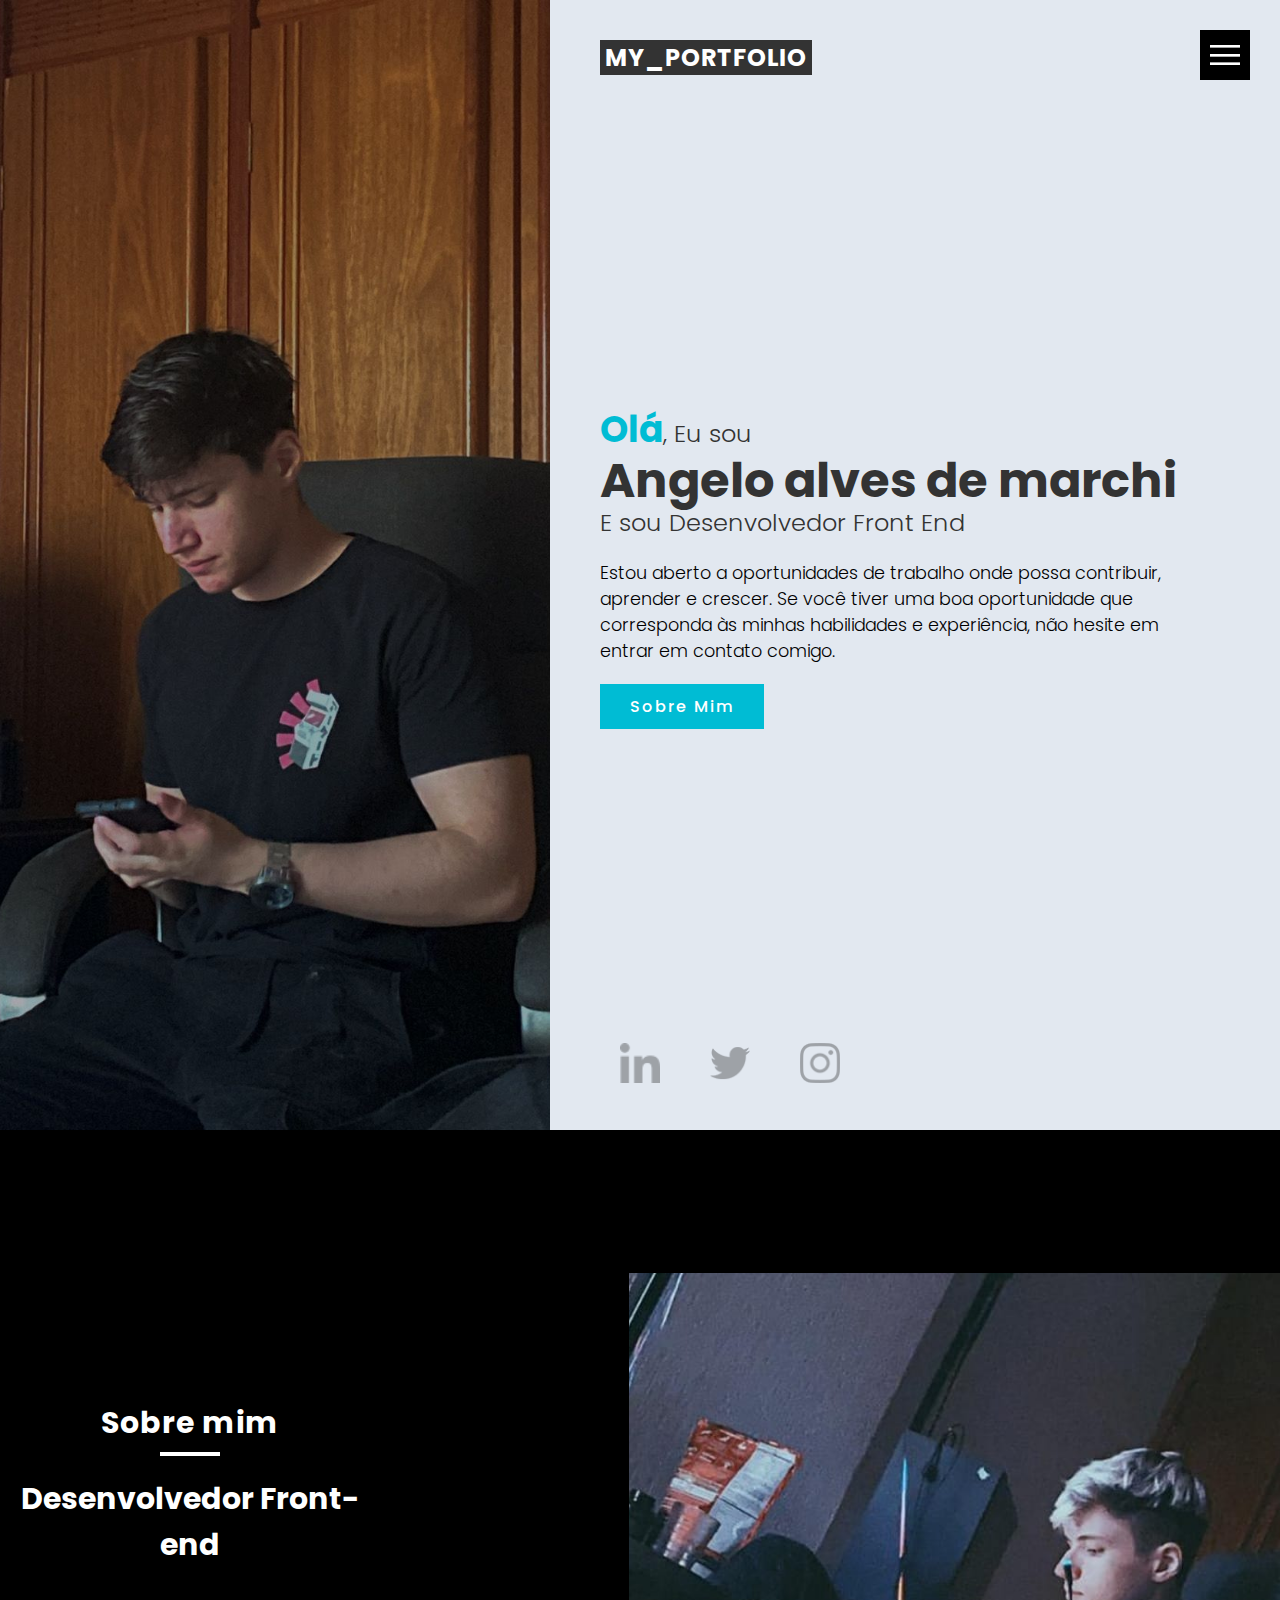
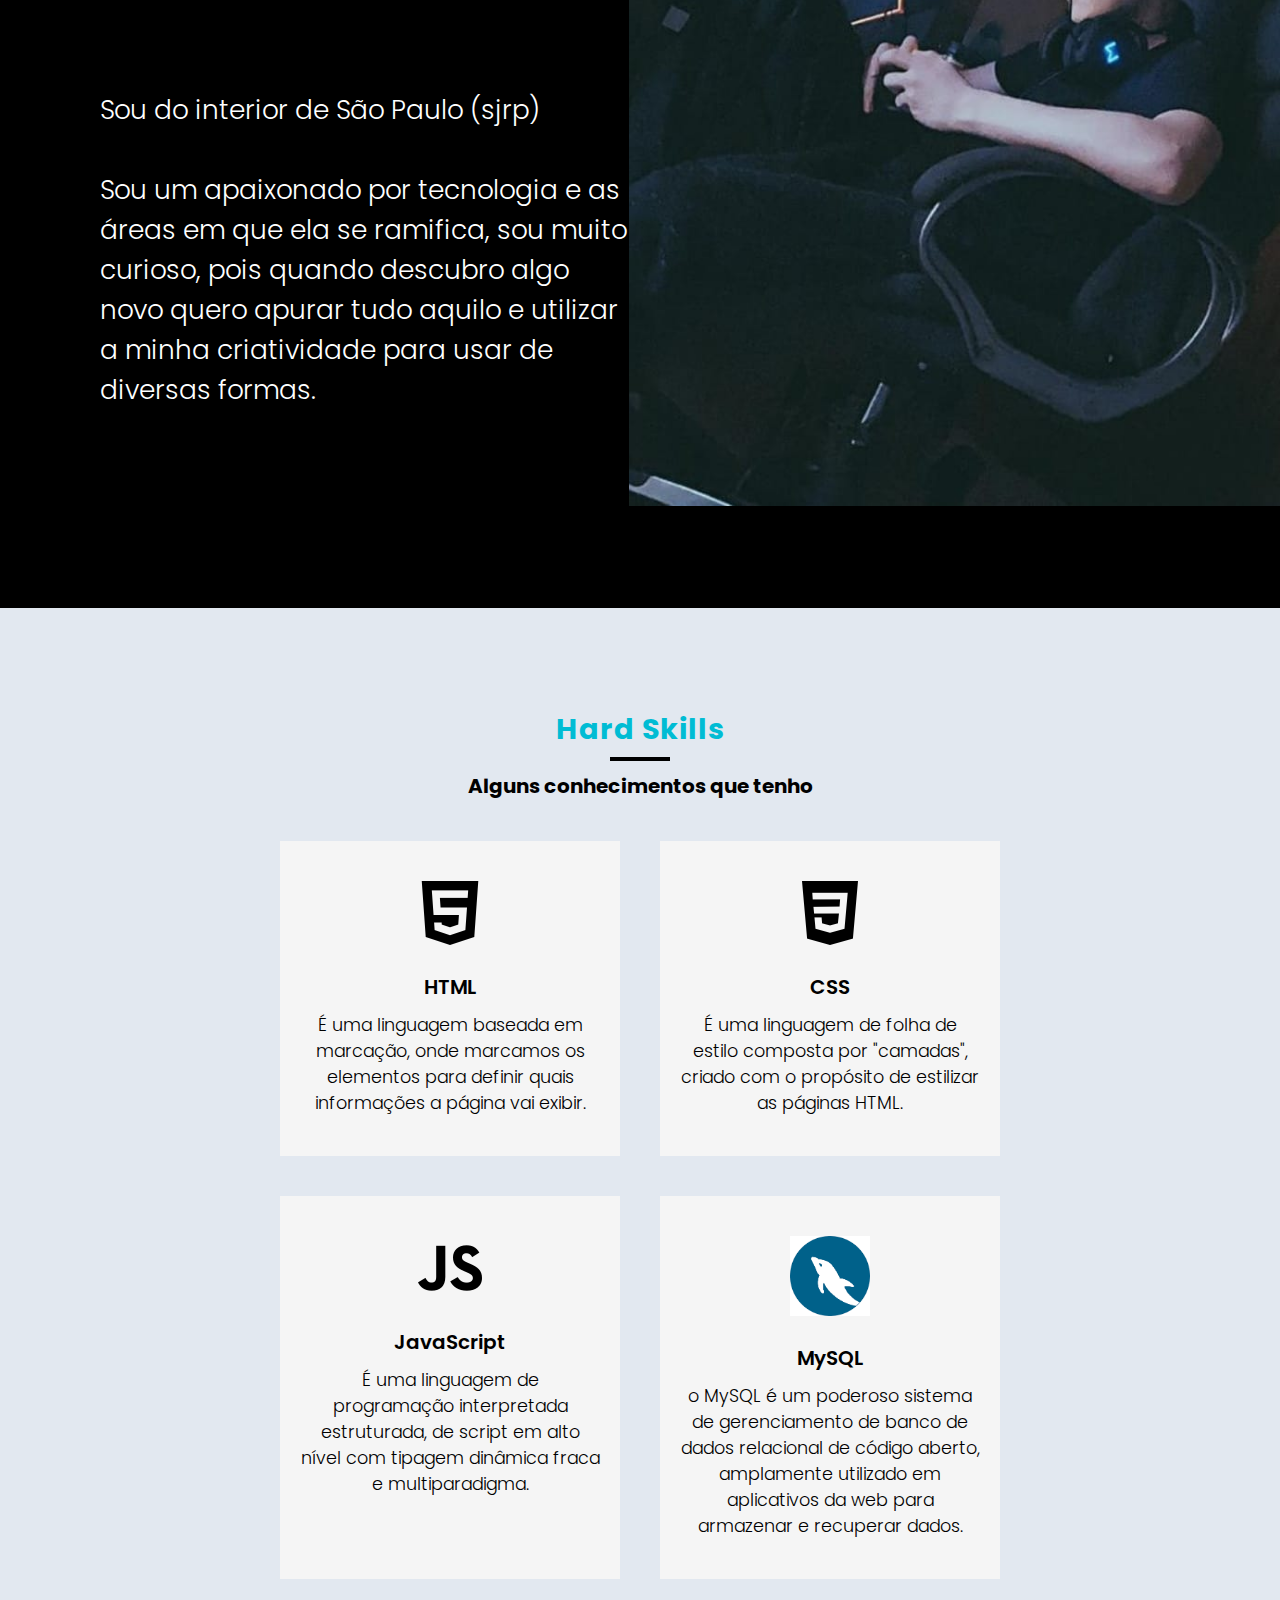
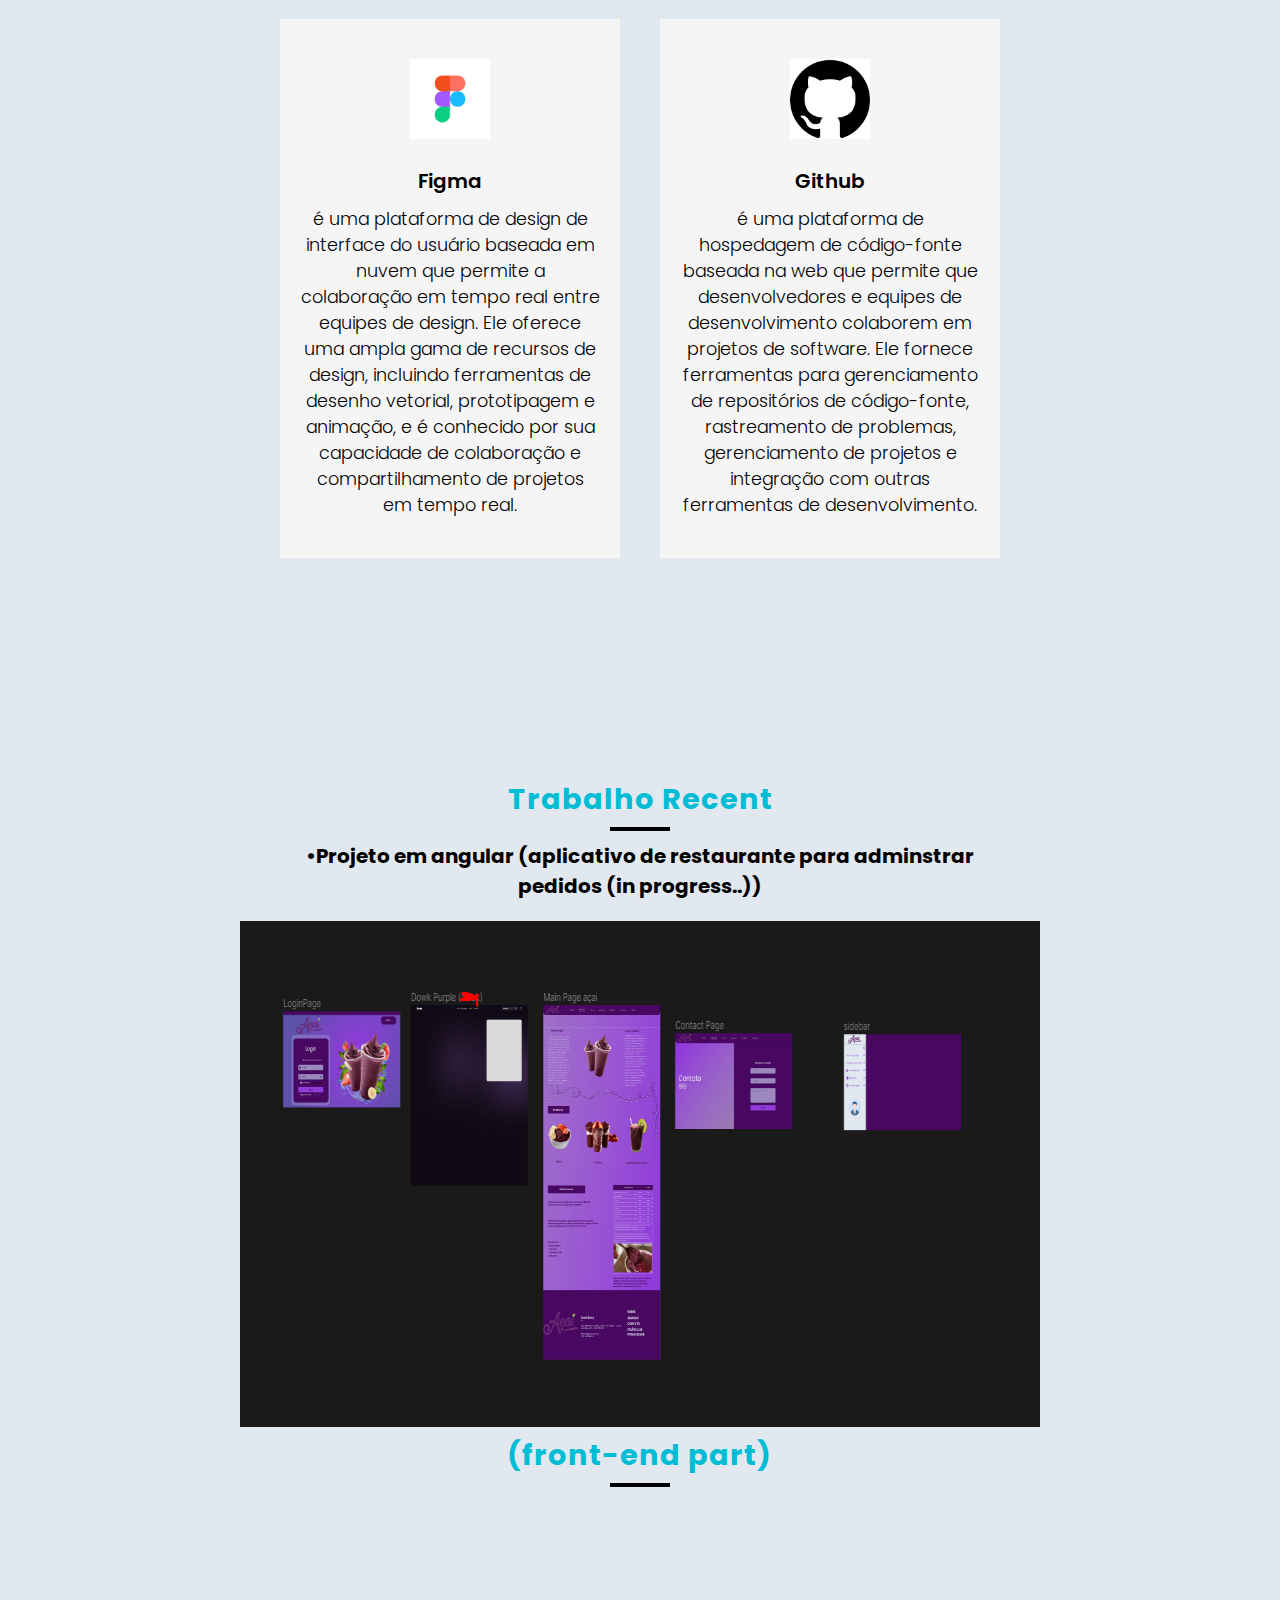
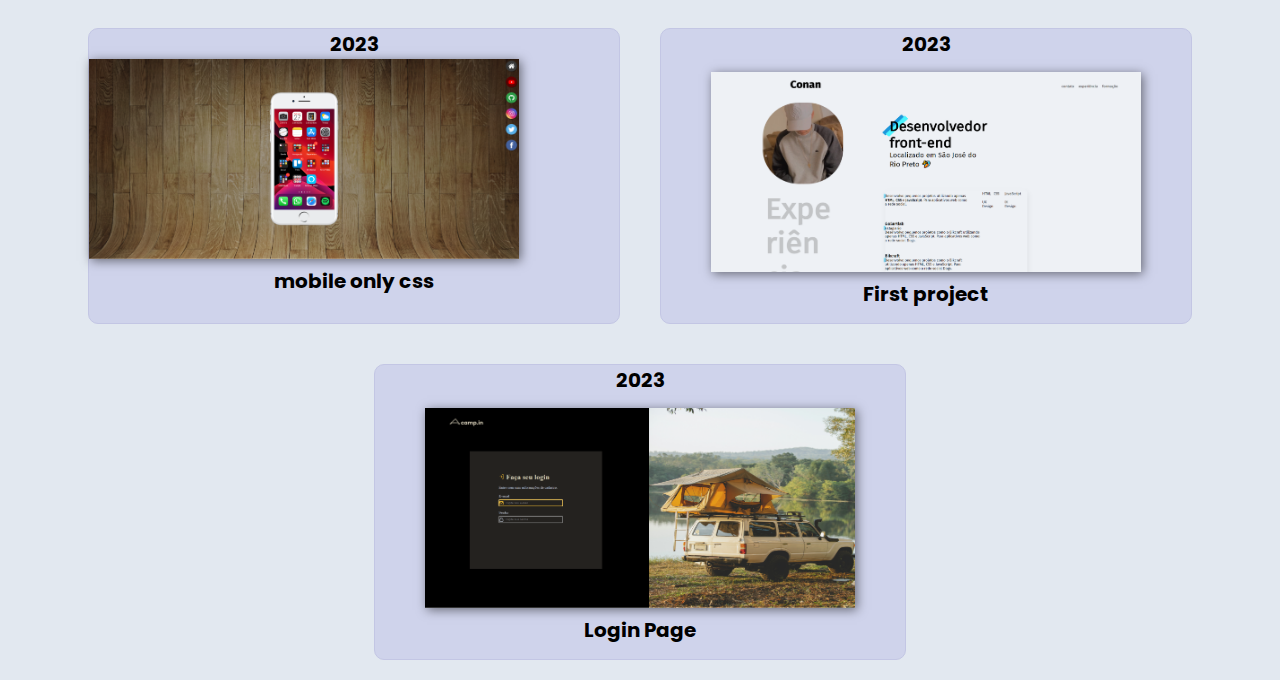
<file: index.html>
<!DOCTYPE html>
<html lang="pt-br">

<head>
    <meta charset="UTF-8">
    <meta http-equiv="X-UA-Compatible" content="IE=edge">
    <meta name="viewport" content="width=device-width, initial-scale=1.0">
    <title>Projetin</title>
    <link rel="stylesheet" href="style.css">
    <script src="index.js"></script>
</head>

<body>
    <div class="alternar" onclick="troggleMenu();">
    </div>

    <section class="banner" id="inicio">

        <div class="imgSidebar">
            <img id="imgconan" src="asets/cd238736-5c58-4a3e-97ab-35eebb9f6194.jpg">
        </div>

        <div class="contentBx">
            <h5 class="logoTexto">MY_PORTFOLIO</h5>
            <div>
                <h4><span>Olá</span>, Eu sou</h4>

                <h2>Angelo alves de marchi</h2>

                <h4>E sou Desenvolvedor Front End </h4>

                <p>Estou aberto a oportunidades de trabalho onde possa contribuir, aprender e crescer. Se você tiver uma
                    boa oportunidade que corresponda às minhas habilidades e experiência, não hesite em entrar em
                    contato comigo. </p>

                <a href="Angelo Alves de machi (1).pdf" class="btn" target="_blank">Sobre Mim</a>
            </div>

            <ul class="sci">
                <li>
                    <a href="https://www.linkedin.com/in/angelo-alves-de-marchi-5924a0263/" target="_blank"
                        rel="external">
                        <img src="asets/linkedin.png">
                    </a>
                </li>
                <li>
                    <a href="https://twitter.com/7conan_" target="_blank" rel="external">
                        <img src="asets/twitter.png">
                    </a>
                </li>
                <li>
                    <a href="https://www.instagram.com/7conan_/" target="_blank" rel="external">
                        <img src="asets/instagram.png">
                    </a>
                </li>
            </ul>

        </div>

    </section>

    <section class="about" id="about">
        <div class="title white">
            <h2>Sobre mim</h2>
            <p>Desenvolvedor Front-end</p>
        </div>

        <div class="content">
            <div class="textBx">
                <p>Sou do interior de São Paulo (sjrp)<br><br>
                    Sou um apaixonado por tecnologia e as
                    áreas em que ela se ramifica, sou muito
                    curioso, pois quando descubro algo novo
                    quero apurar tudo aquilo e utilizar a minha
                    criatividade para usar de diversas formas.
                </p>
            </div>
            <img id="imgsobre" src="asets/Screenshot_7.png">

        </div>
    </section>

    <section class="services" id="services">
        <div class="title">
            <h2>Hard Skills</h2>
            <p>Alguns conhecimentos que tenho</p>
        </div>
        <div class="content">
            <div class="servicesBx">
                <img src="asets/html.png">
                <h2>HTML</h2>
                <p>É uma linguagem baseada em marcação, onde marcamos os elementos para definir quais informações a
                    página vai exibir.</p>
            </div>

            <div class="servicesBx">
                <img src="asets/css-3.png">
                <h2>CSS</h2>
                <p>É uma linguagem de folha de estilo composta por "camadas", criado com o propósito de estilizar as
                    páginas HTML.</p>
            </div>

            <div class="servicesBx">
                <img src="asets/js.png">
                <h2>JavaScript</h2>
                <p>É uma linguagem de programação interpretada estruturada, de script em alto nível com tipagem dinâmica
                    fraca e multiparadigma.</p>
            </div>

            <div class="servicesBx">
                <img src="asets/images.png">
                <h2>MySQL</h2>
                <p>o MySQL é um poderoso sistema de gerenciamento de banco de dados relacional de código aberto,
                    amplamente utilizado em aplicativos da web para armazenar e recuperar dados.</p>
            </div>

            <div class="servicesBx">
                <img src="asets/download (1).png">
                <h2>Figma</h2>
                <p>é uma plataforma de design de interface do usuário baseada em nuvem que permite a colaboração em
                    tempo real entre equipes de design. Ele oferece uma ampla gama de recursos de design, incluindo
                    ferramentas de desenho vetorial, prototipagem e animação, e é conhecido por sua capacidade de
                    colaboração e compartilhamento de projetos em tempo real.</p>
            </div>

            <div class="servicesBx">
                <img src="asets/download (2).png">
                <h2>Github</h2>
                <p>é uma plataforma de hospedagem de código-fonte baseada na web que permite que desenvolvedores e
                    equipes de desenvolvimento colaborem em projetos de software. Ele fornece ferramentas para
                    gerenciamento de repositórios de código-fonte, rastreamento de problemas, gerenciamento de projetos
                    e integração com outras ferramentas de desenvolvimento.</p>
            </div>

        </div>
    </section>

    <section class="work" id="work">
        <div class="title">
            <h2>Trabalho Recent</h2>
            <p>•Projeto em angular (aplicativo de restaurante para adminstrar pedidos (in progress..)) </p>
            <img src="asets/Screenshot_9.png" alt="">
            <h2>(front-end part)</h2>
        </div>

    </section>


    <div class="sidebar">
        <ul class="menu">
            <li><a href="#inicio" onclick="troggleMenu();">Início</a></li>
            <li><a href="#about" onclick="troggleMenu();">Sobre</a></li>
            <li><a href="#services" onclick="troggleMenu();">Hard Skills</a></li>
            <li><a href="#work" onclick="troggleMenu();">Trabalhos</a></li>
            <li><a href="#" onclick="troggleMenu();">Contato</a></li>
        </ul>
    </div>

    <div class="projetos">
        <div  class="projeto1 projeto-card">
            <h1>2023</h1>
            <a href="mobile/mobile.html" target="_blank"><img src="asets/Screenshot_10.png" alt=""></a>
            <h1> mobile only css</h1>
        </div>
        <div class="projeto2 projeto-card">
            <h1>2023</h1>
            <a href="first projeto/index.html" target="_blank"><img src="asets/Screenshot_11.png" alt=""></a>
            <h1>First project</h1>
        </div>
        <div class="projeto3 projeto-card">
            <h1>2023</h1>
            <a href="login page/index.html"><img src="asets/Screenshot_12.png" alt=""></a>
            <h1>Login Page
        </div>
        </h1>
       <!--  <div class="secondprojetos">


            <div class="secondprojeto1">


            </div>
        </div> -->
    </div>




</body>

</html>
</file>
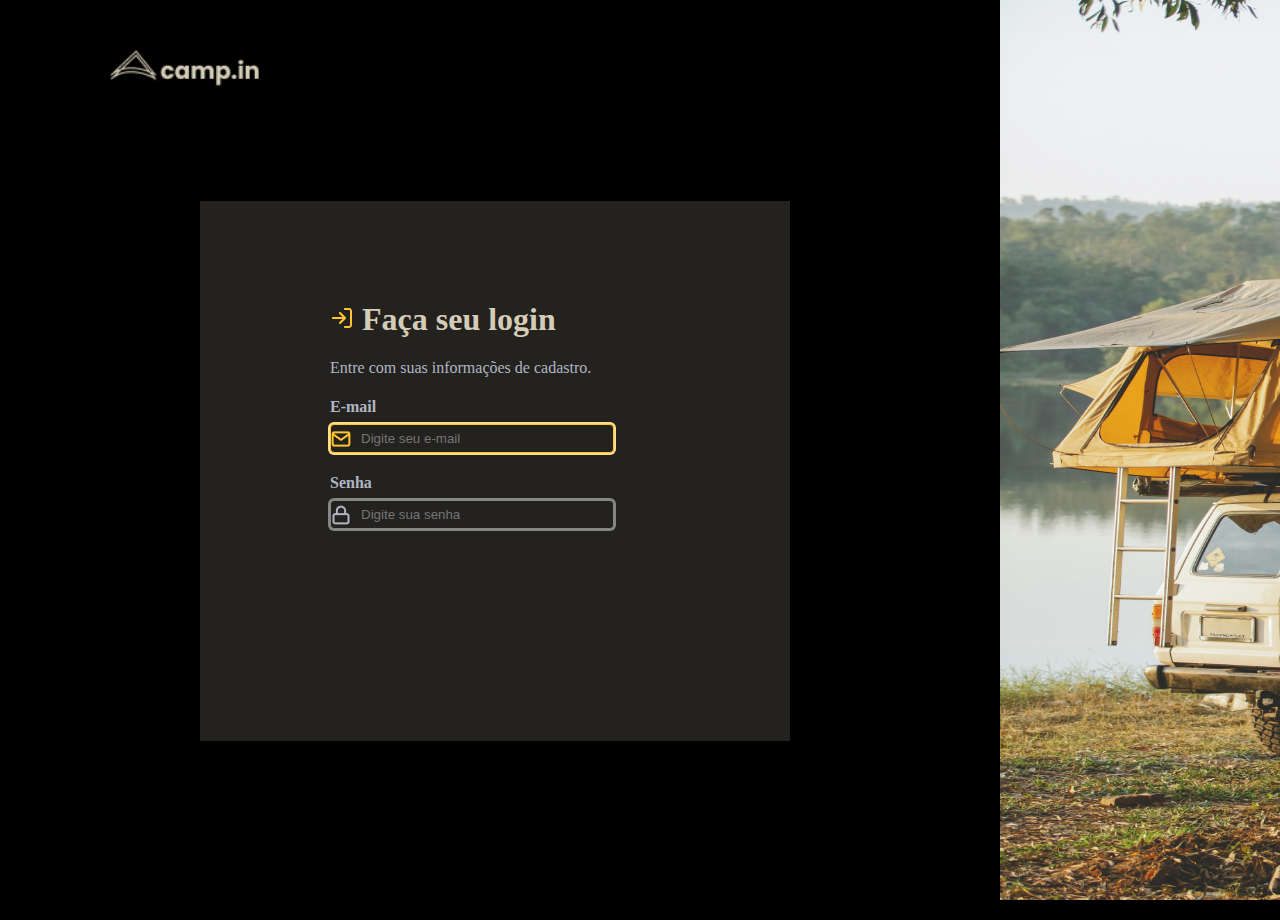
<file: login page/index.html>
<!DOCTYPE html>
<html lang="en">
<head>
    <meta charset="UTF-8">
    <meta http-equiv="X-UA-Compatible" content="IE=edge">
    <meta name="viewport" content="width=device-width, initial-scale=1.0">
    <title>Document</title>
    <link rel="stylesheet" href="style.css">
</head>
<body>
    <div>
        <img id="imagem" src="side-image.jpg" alt="">
        </div>
        <div class="esquerda">
<img id="logo" src="logo.png" alt="">


<div id="quadrado">
    <div class="login">
        <h1><img src="log-in.png" alt=""> Faça seu login</h1>
        <p>Entre com suas informações de cadastro.</p>
    </div>
    <div class="email">
        <h4>E-mail</h4>
        <input type="text" placeholder="Digite seu e-mail">
    </div>
    <div class="senha">
        <h4>Senha</h4>
        <input type="text" placeholder="Digite sua senha">
        
    </div>
    
 </div>
    
</div>
        </div>
      
</body>
</html>
</file>
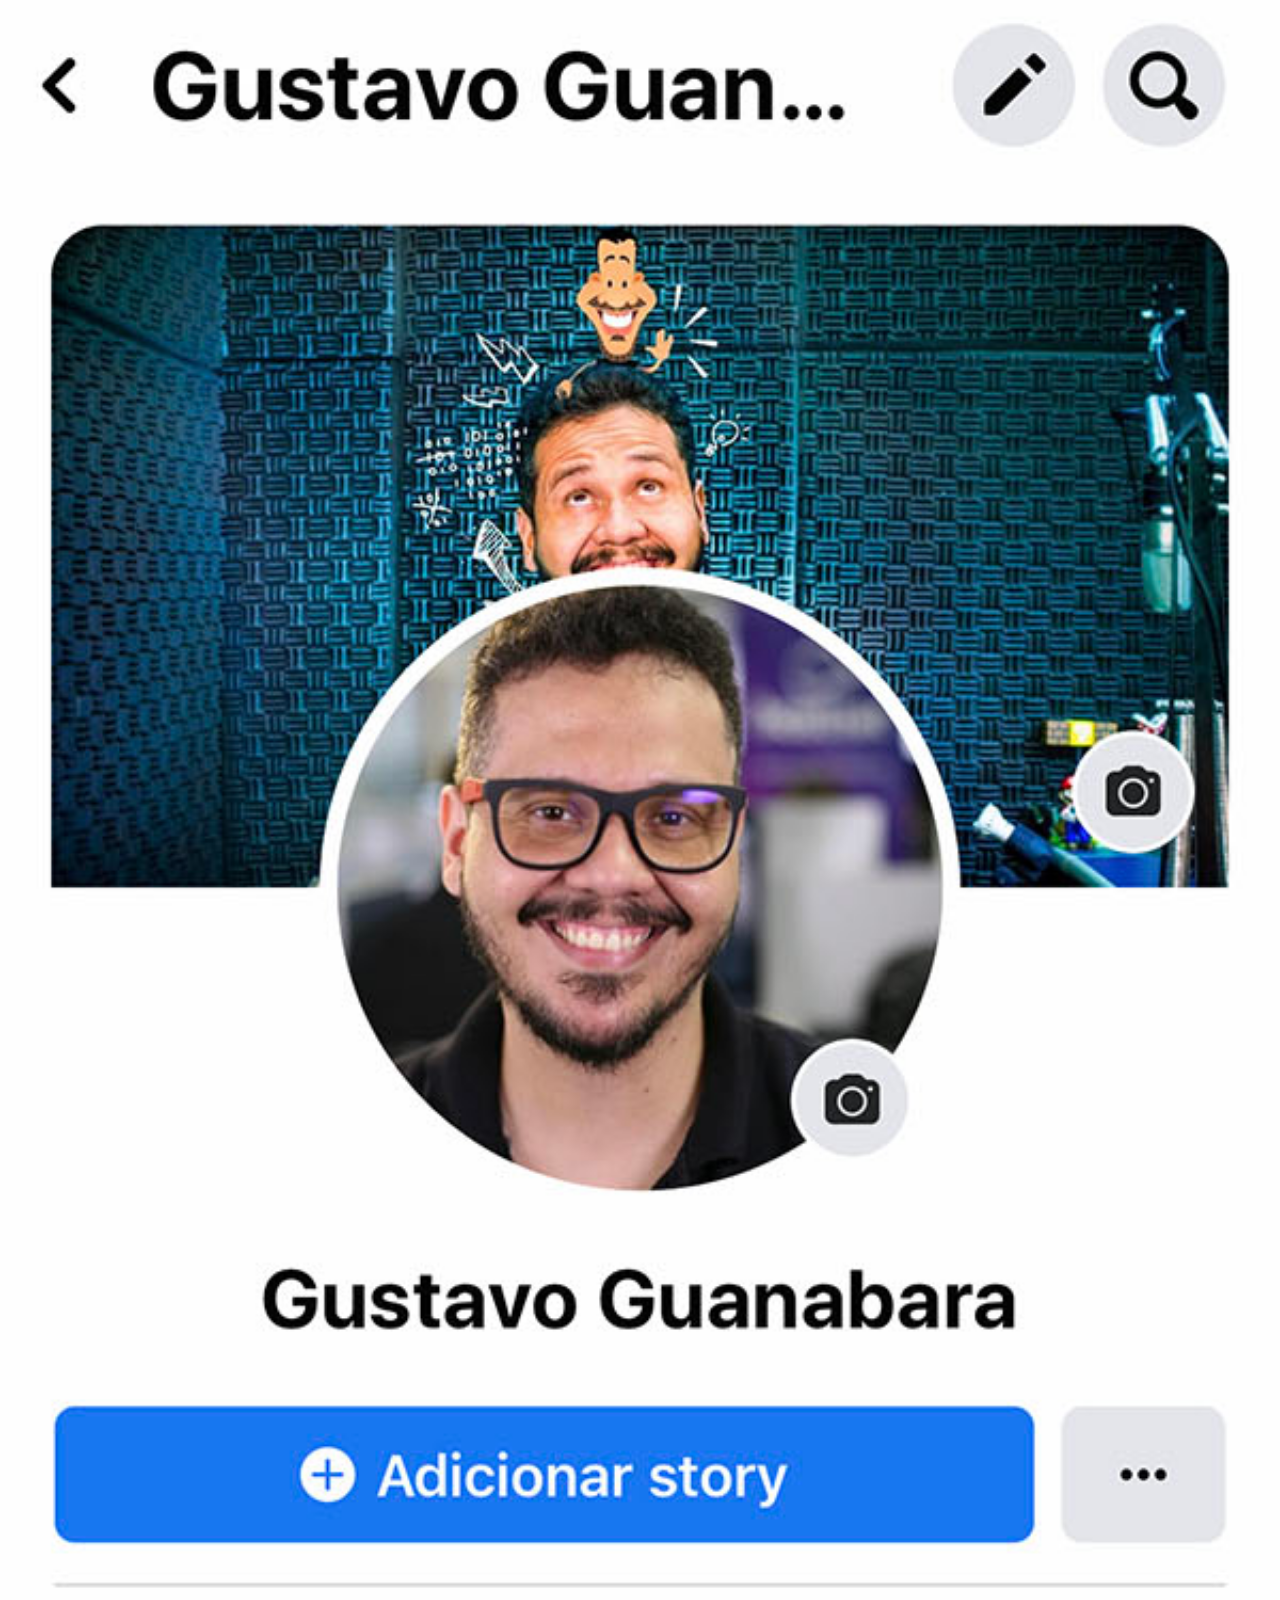
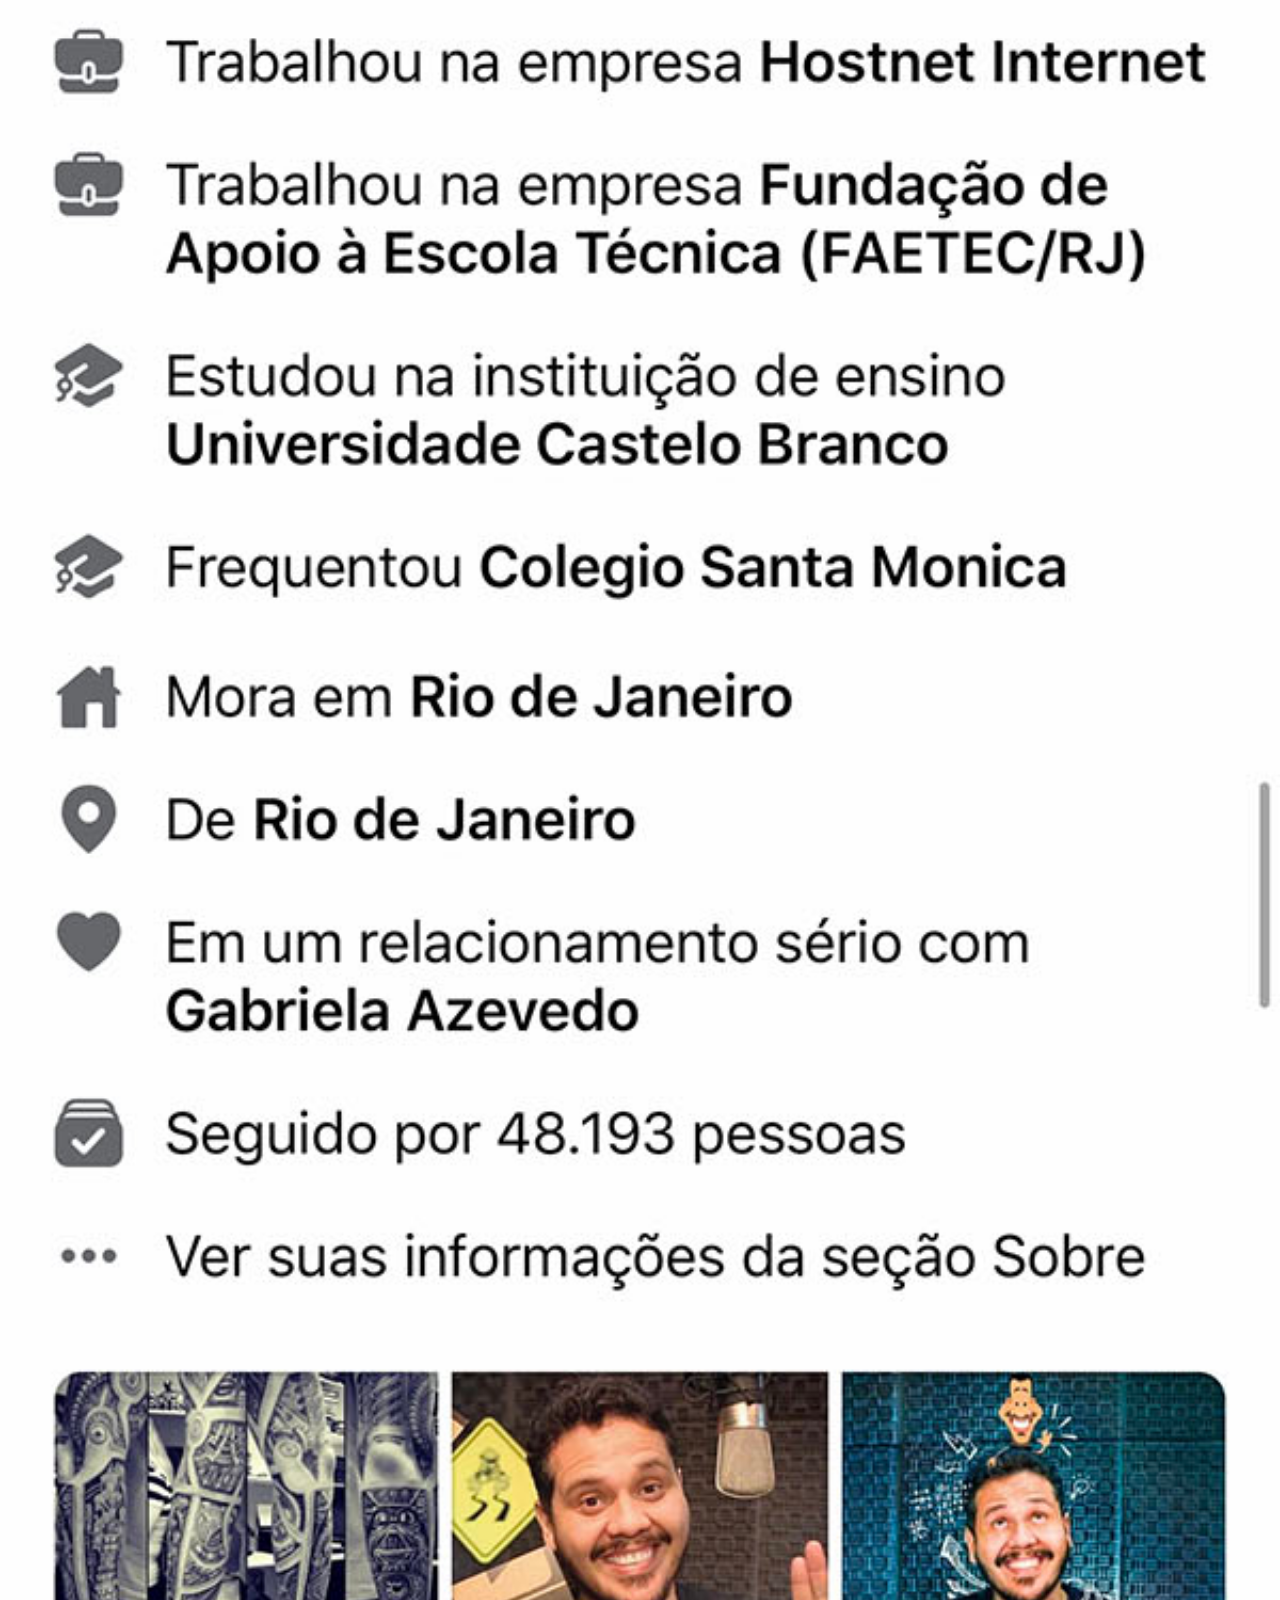
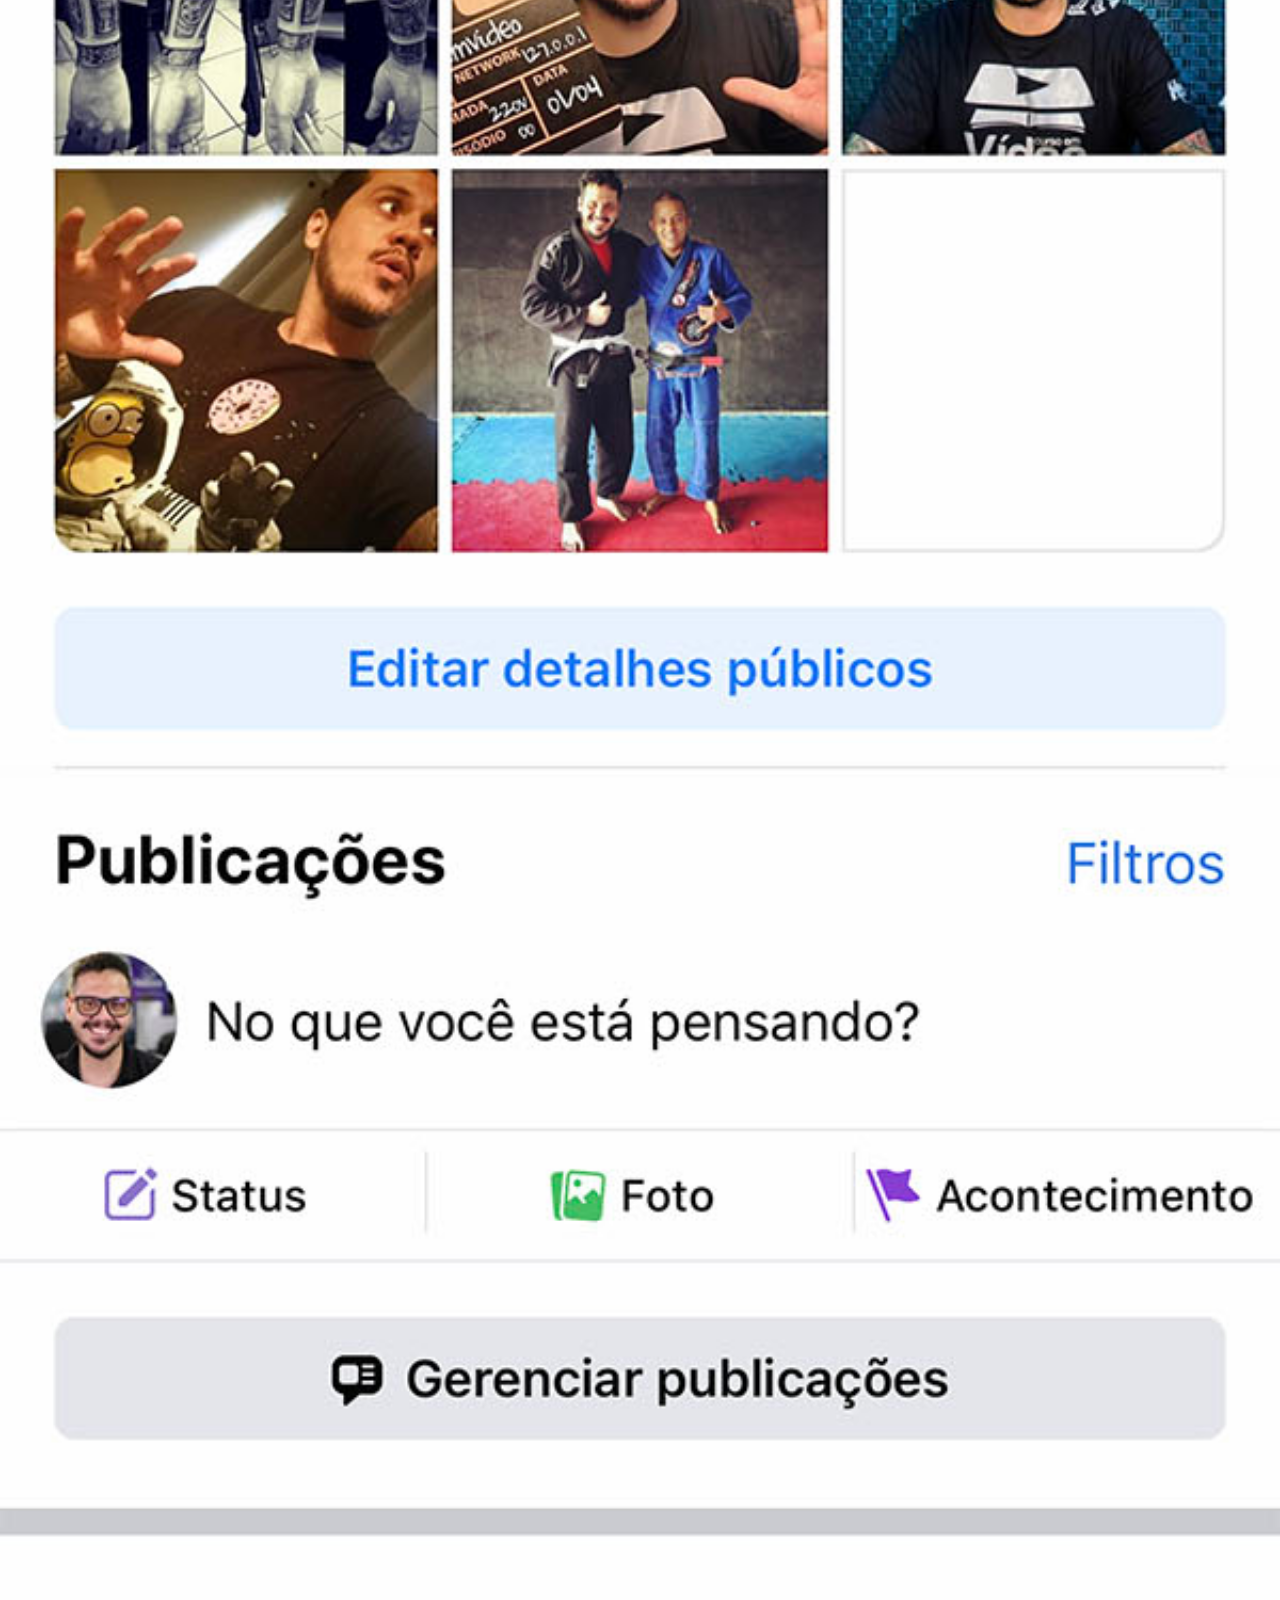
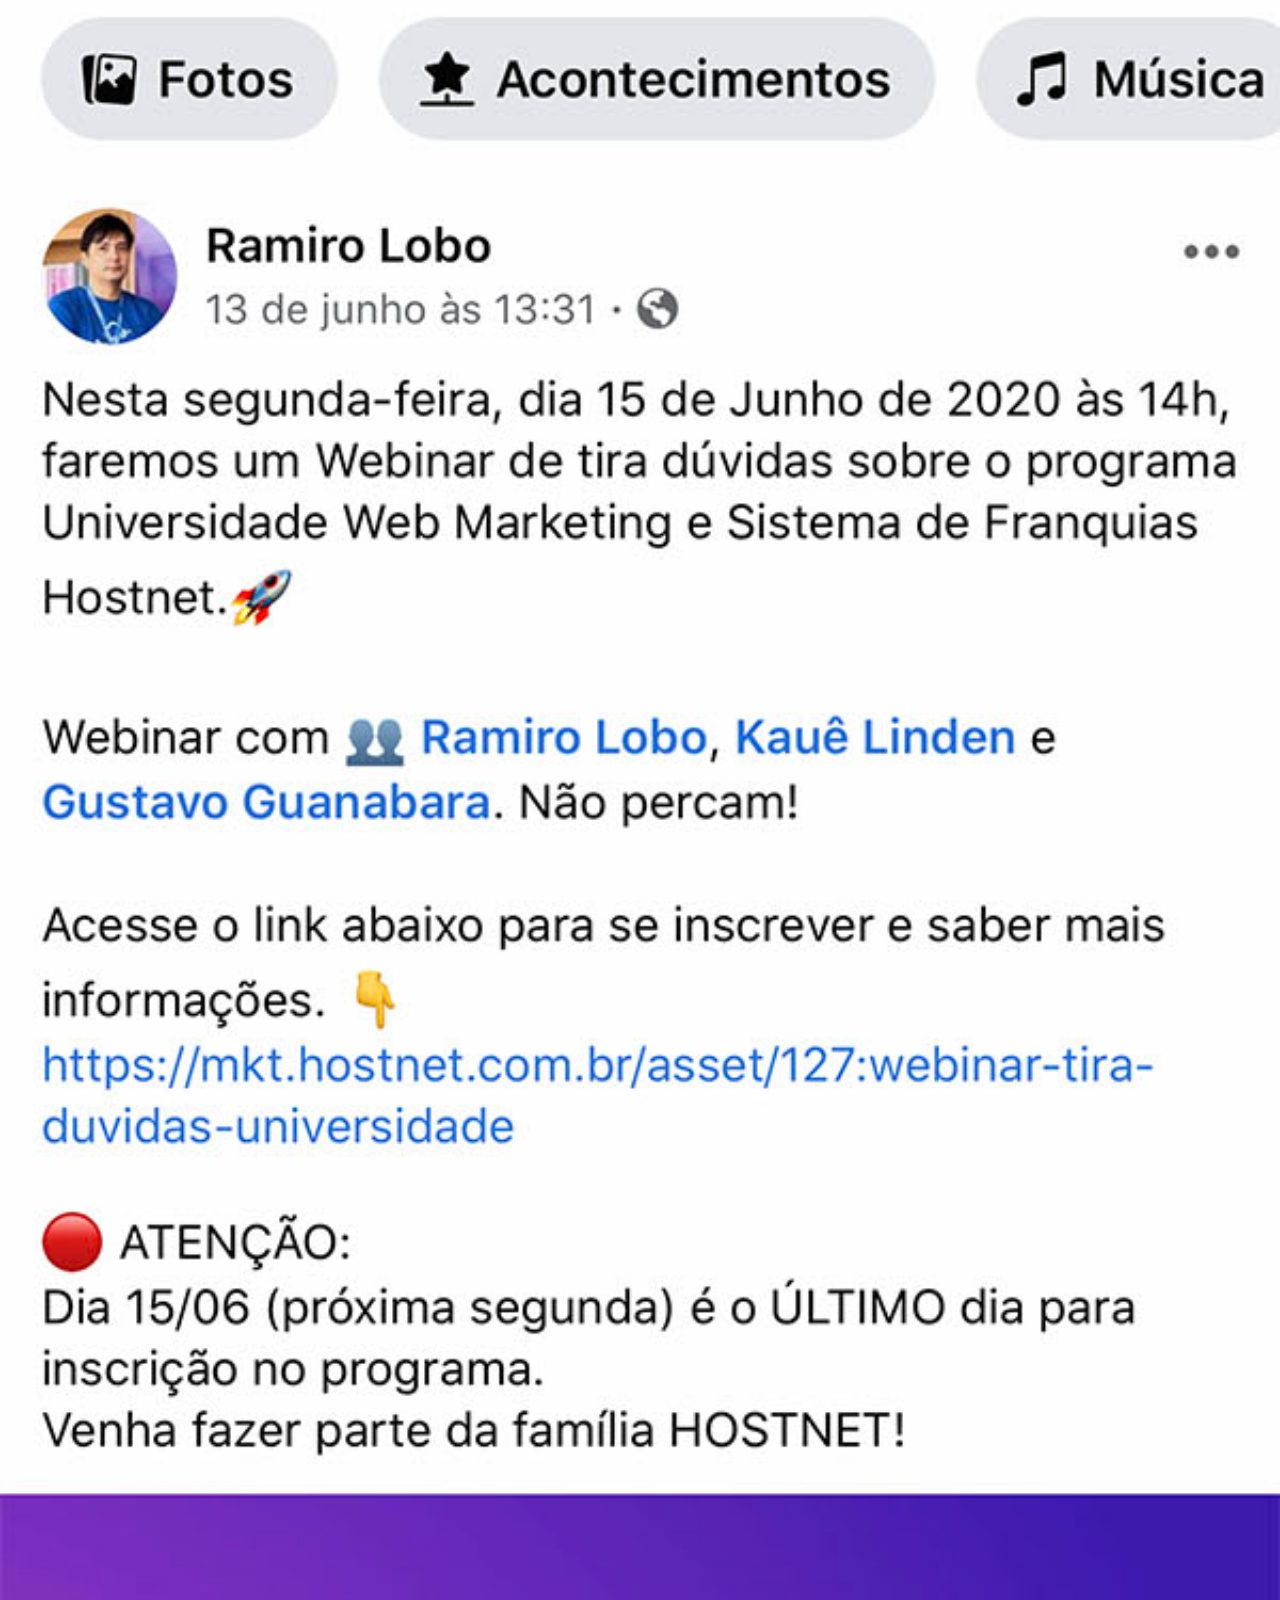
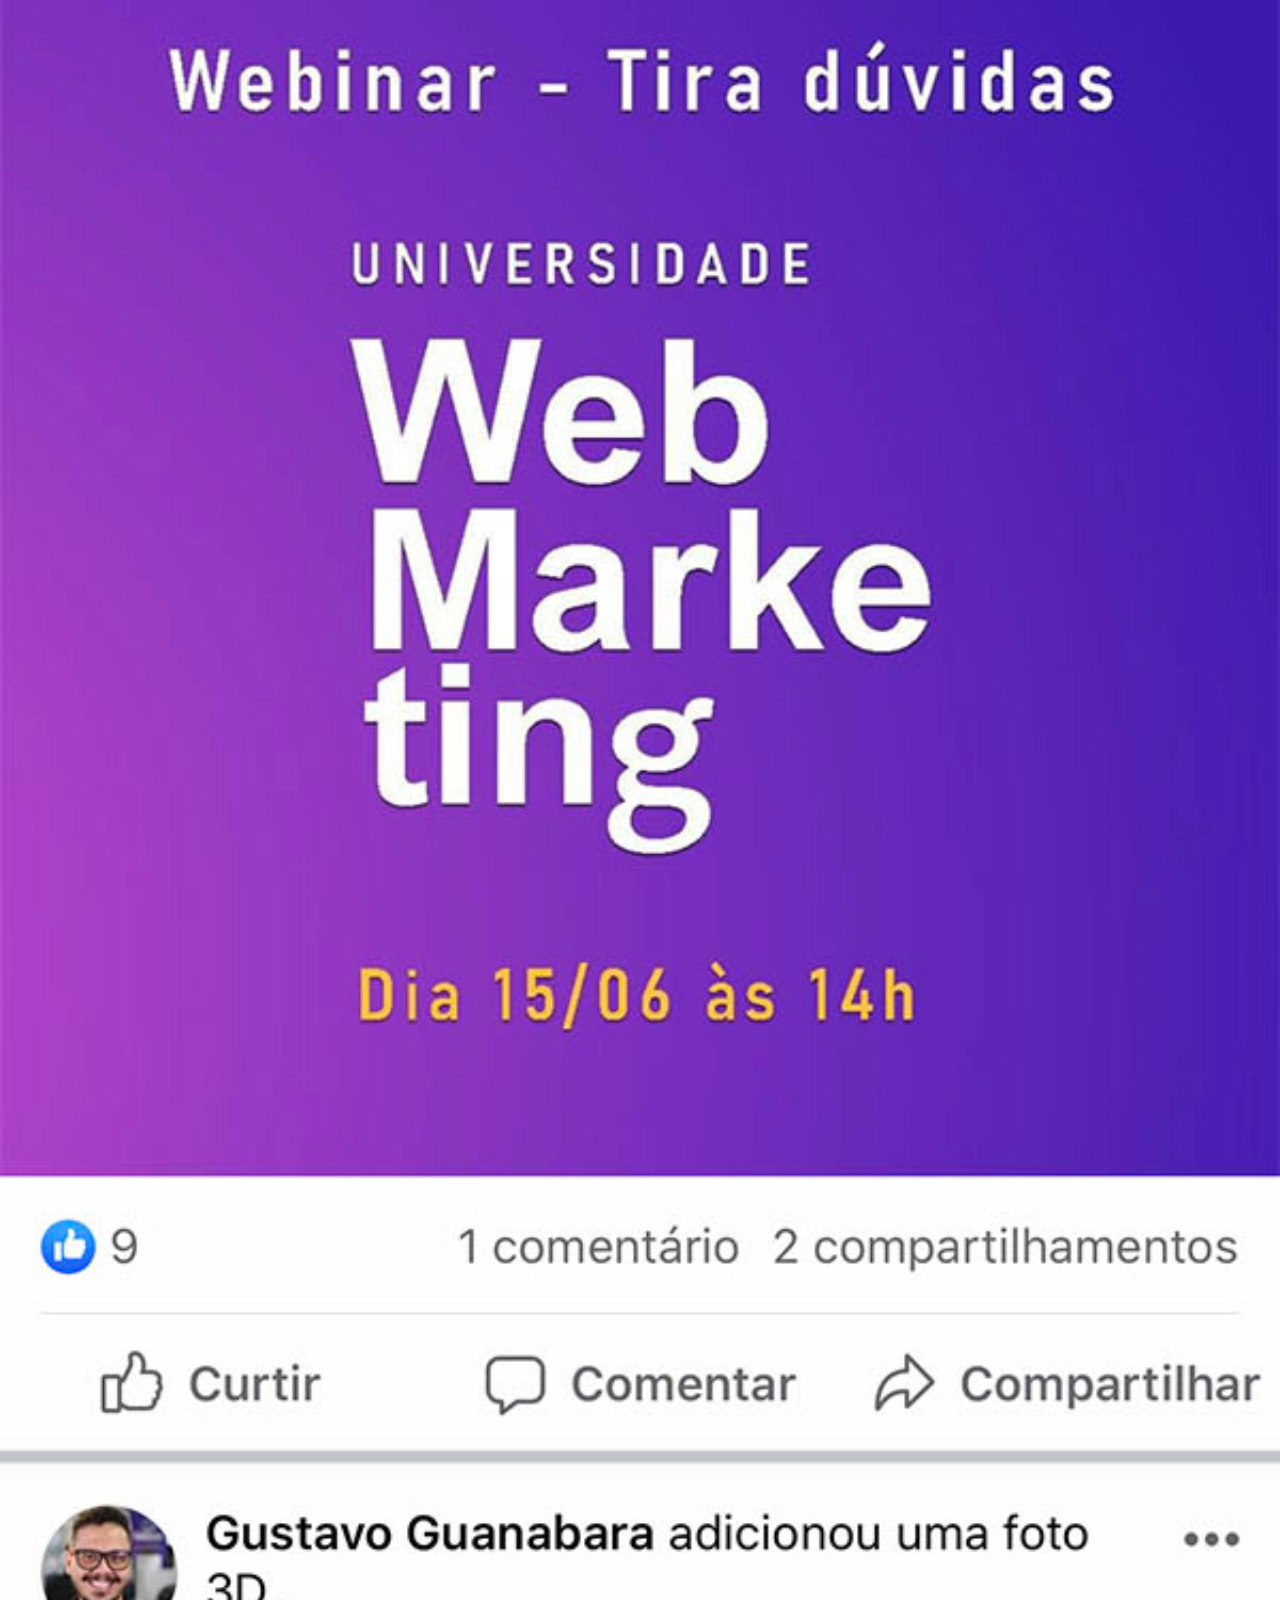
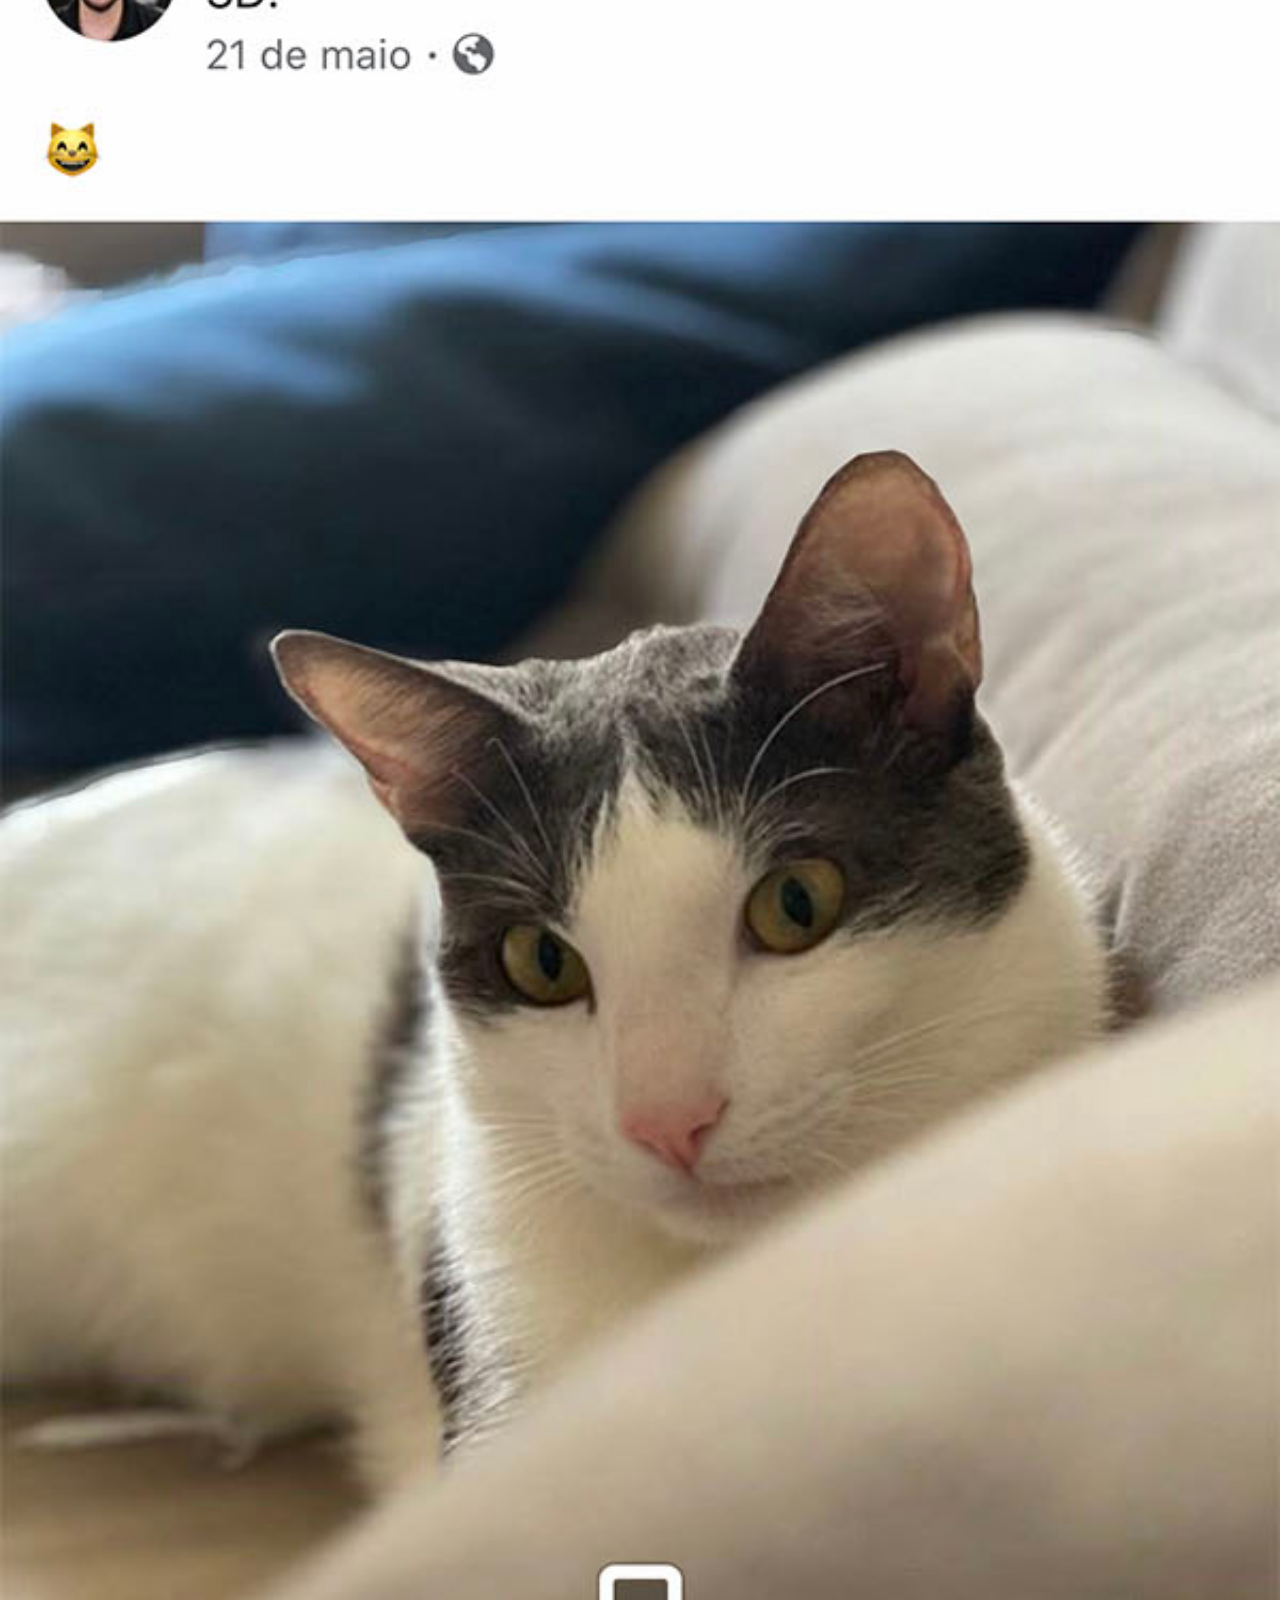
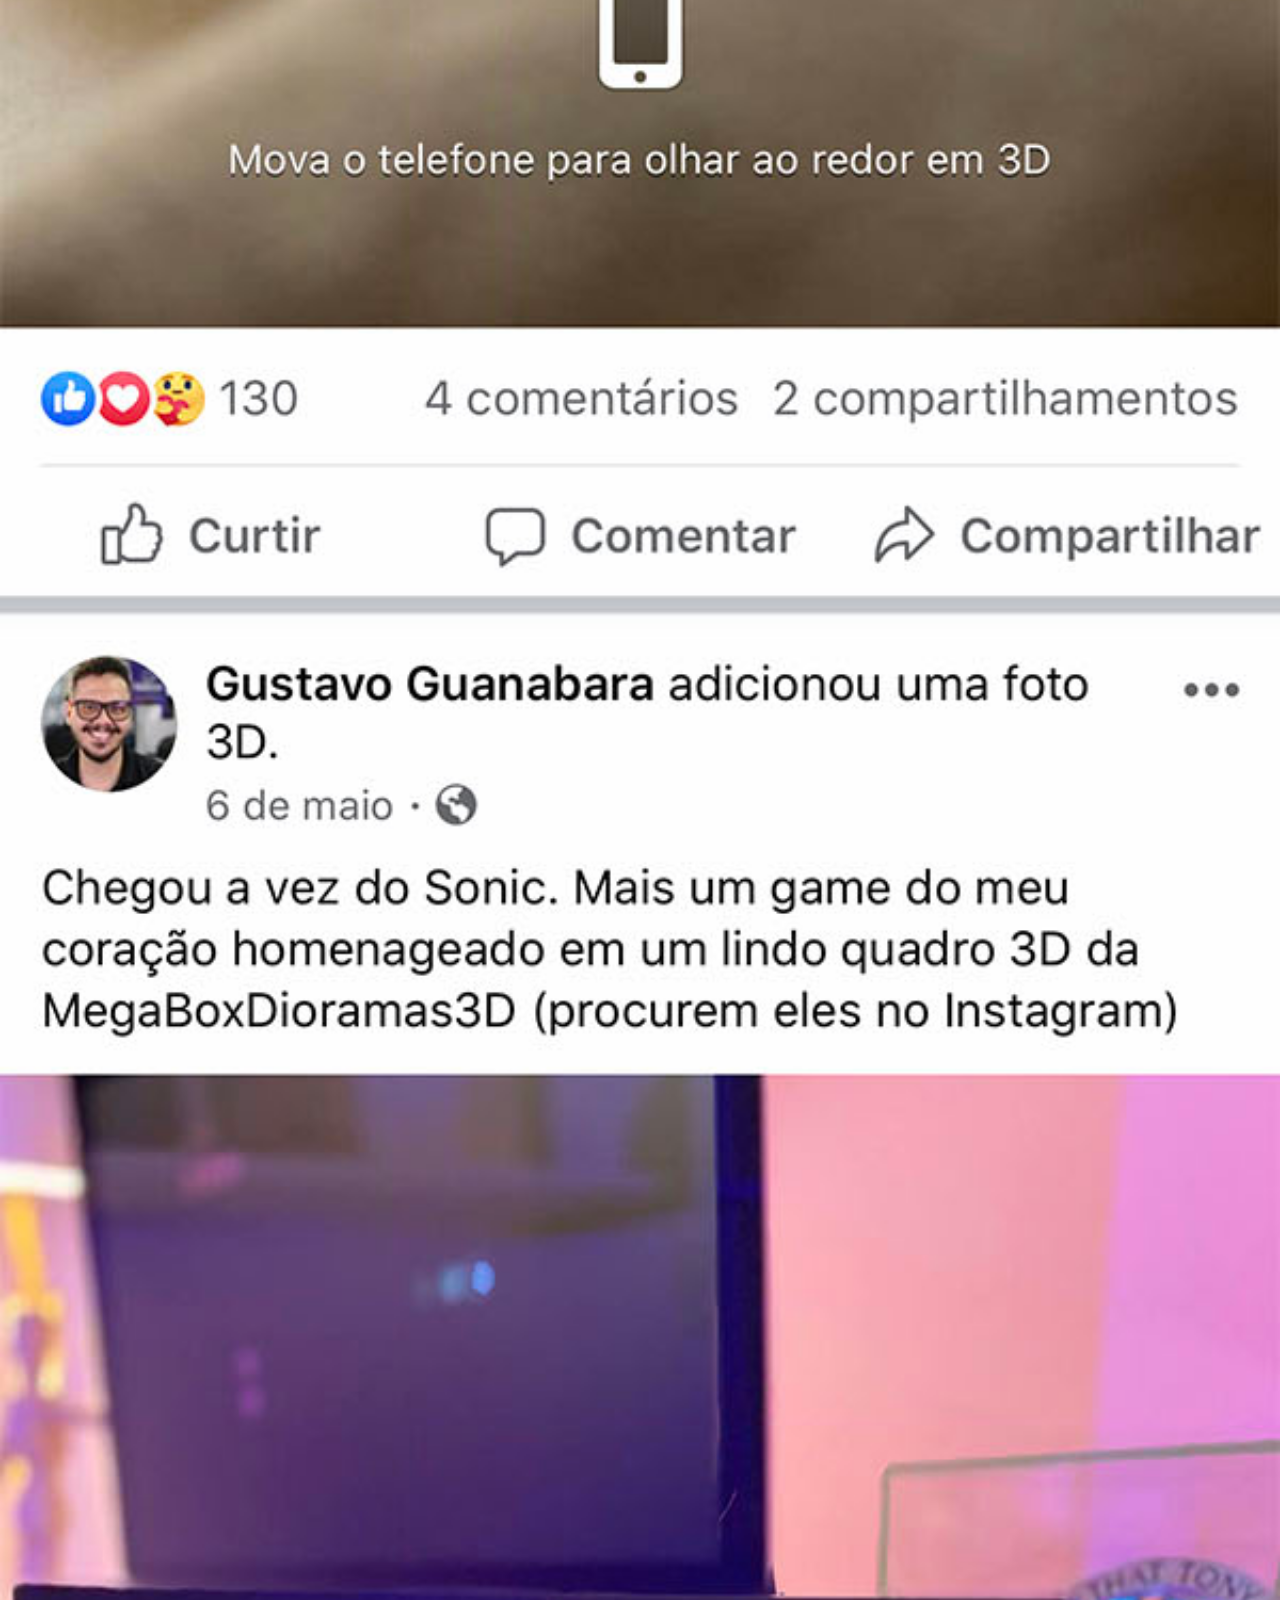
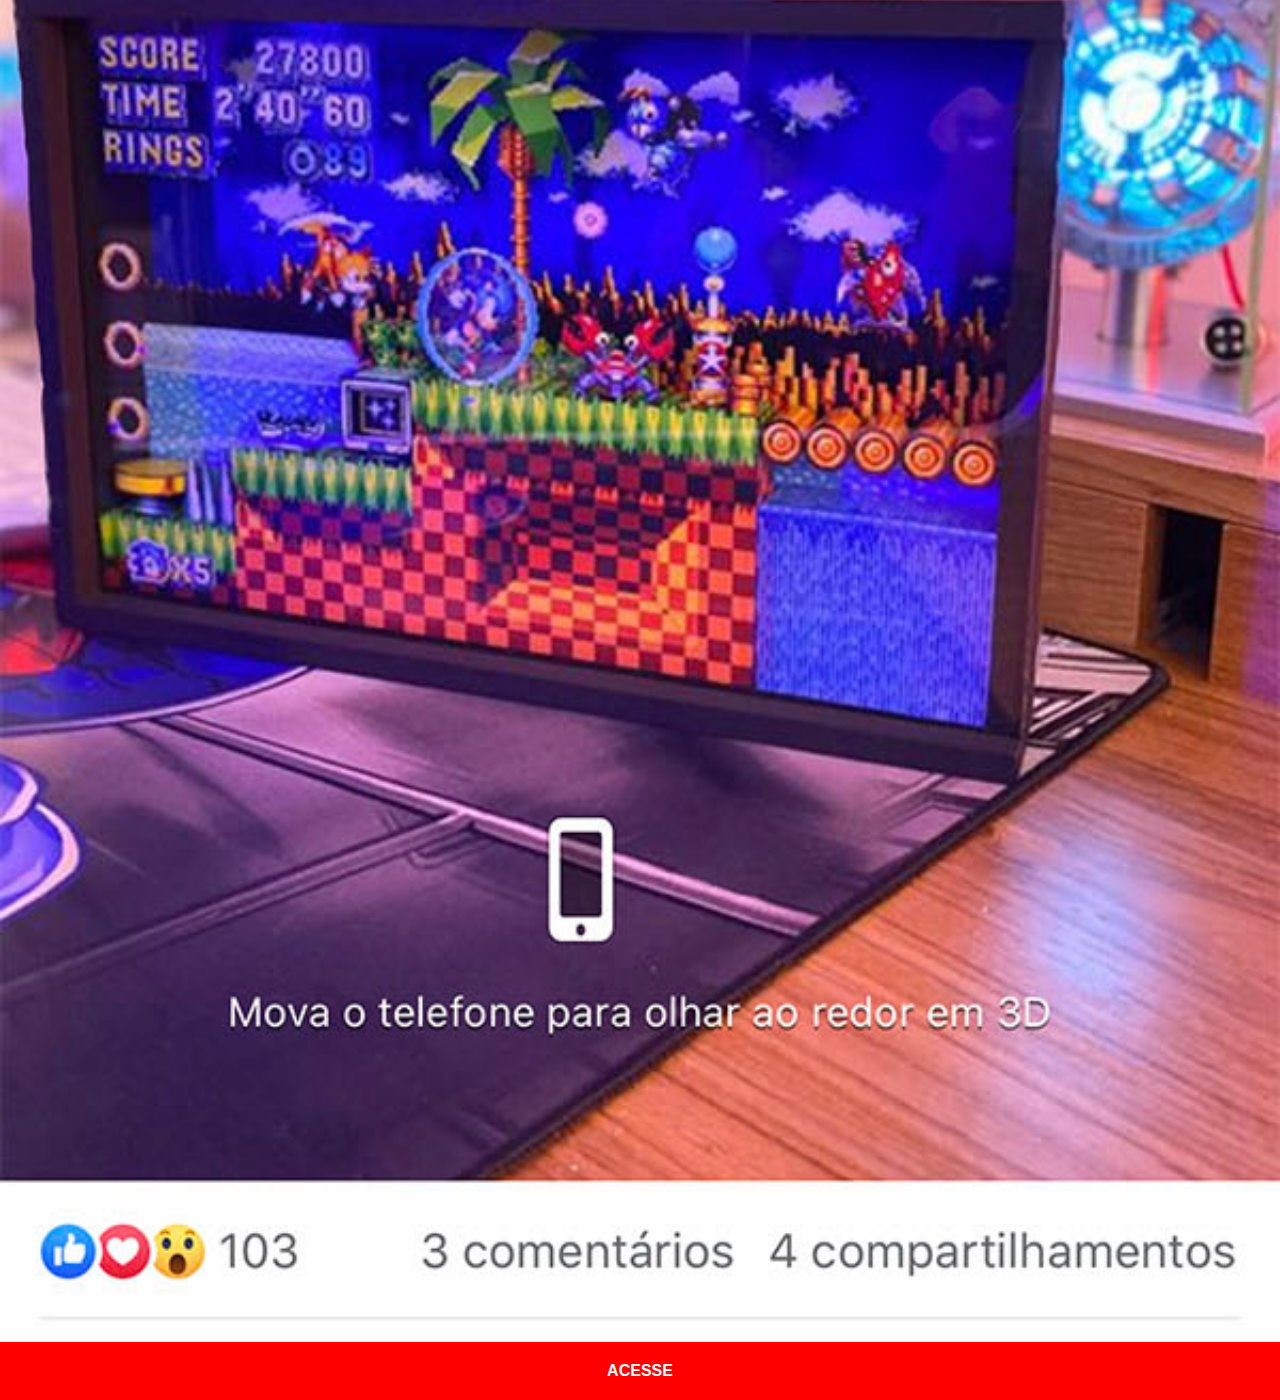
<file: mobile/facebook.html>
<!DOCTYPE html>
<html lang="en">
<head>
    <meta charset="UTF-8">
    <meta http-equiv="X-UA-Compatible" content="IE=edge">
    <meta name="viewport" content="width=device-width, initial-scale=1.0">
    <title>facebook</title>
    <link rel="stylesheet" href="estilos/social.css">
</head>
<body>
    <img src="imagens/tela-facebook.jpg" alt="">
    <a href="https://pt-br.facebook.com/gustavoguanabara/">ACESSE</a>
</body>
</html>
</file>
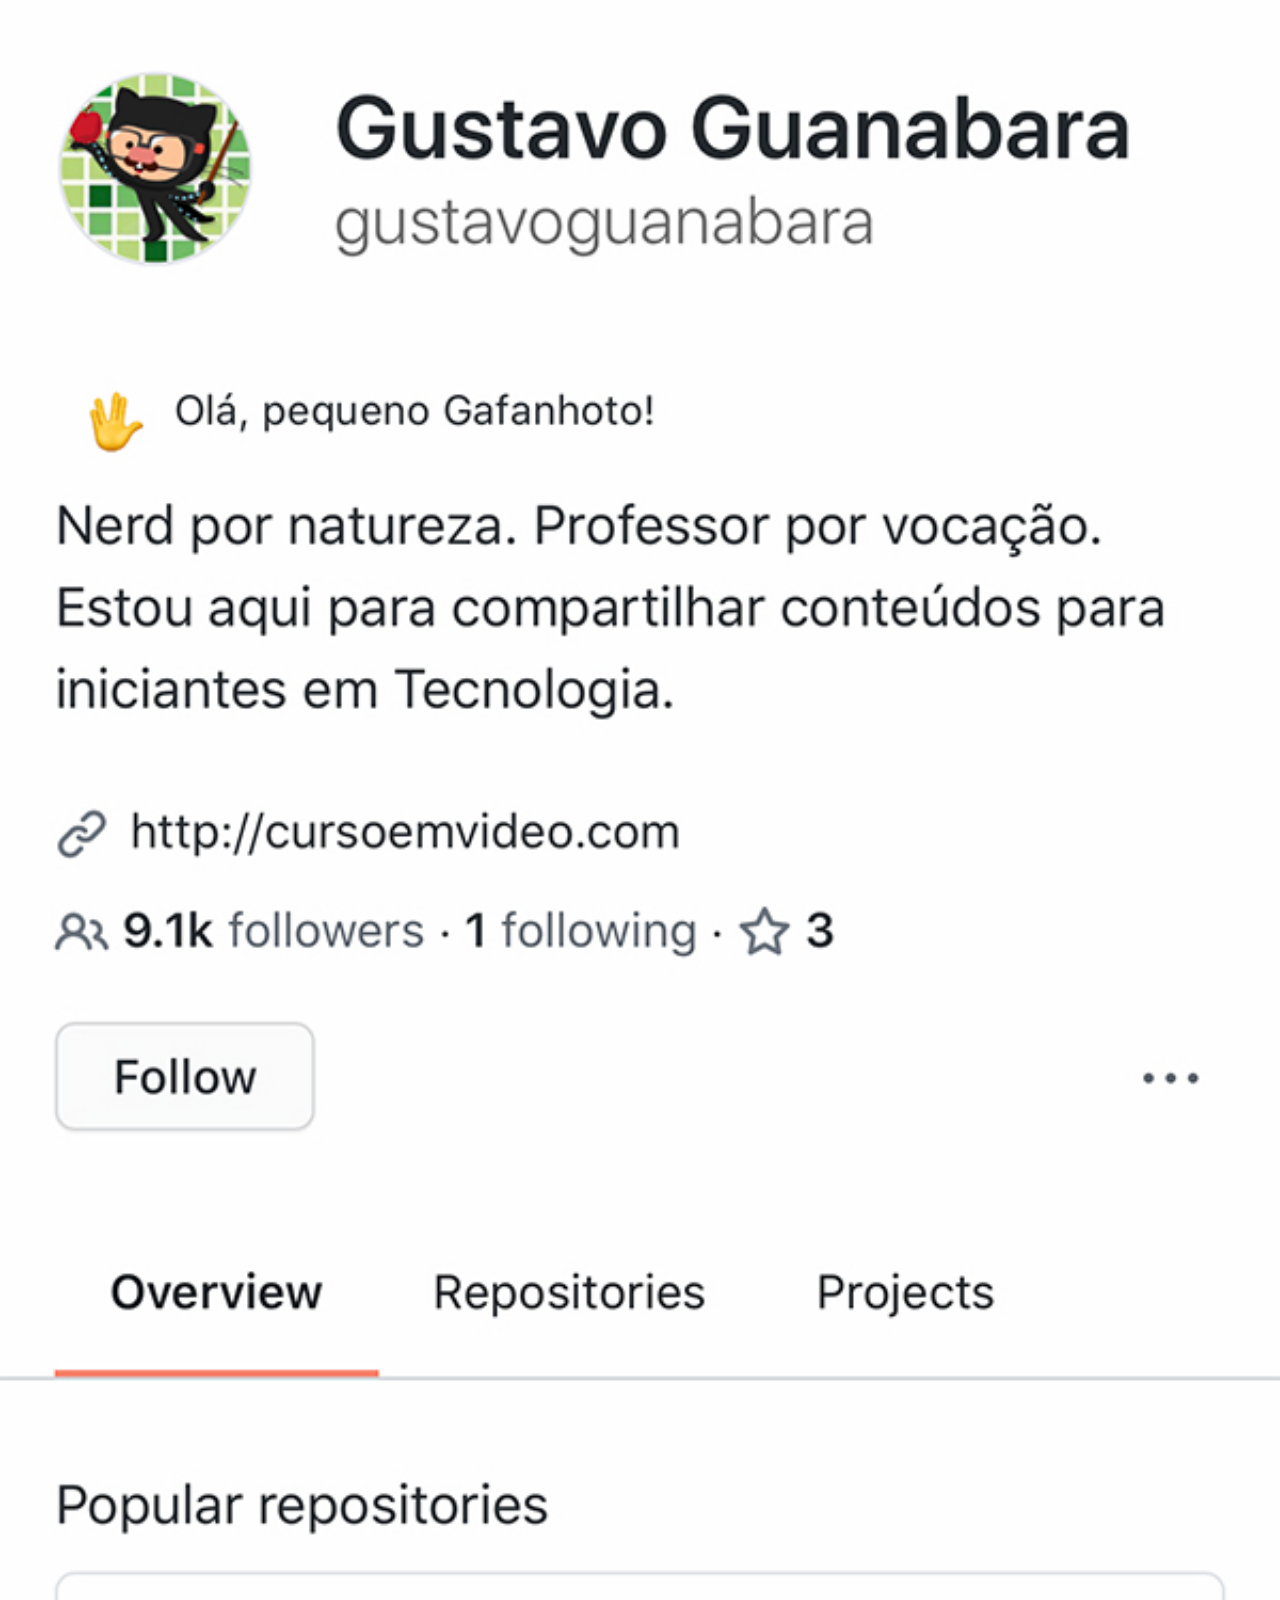
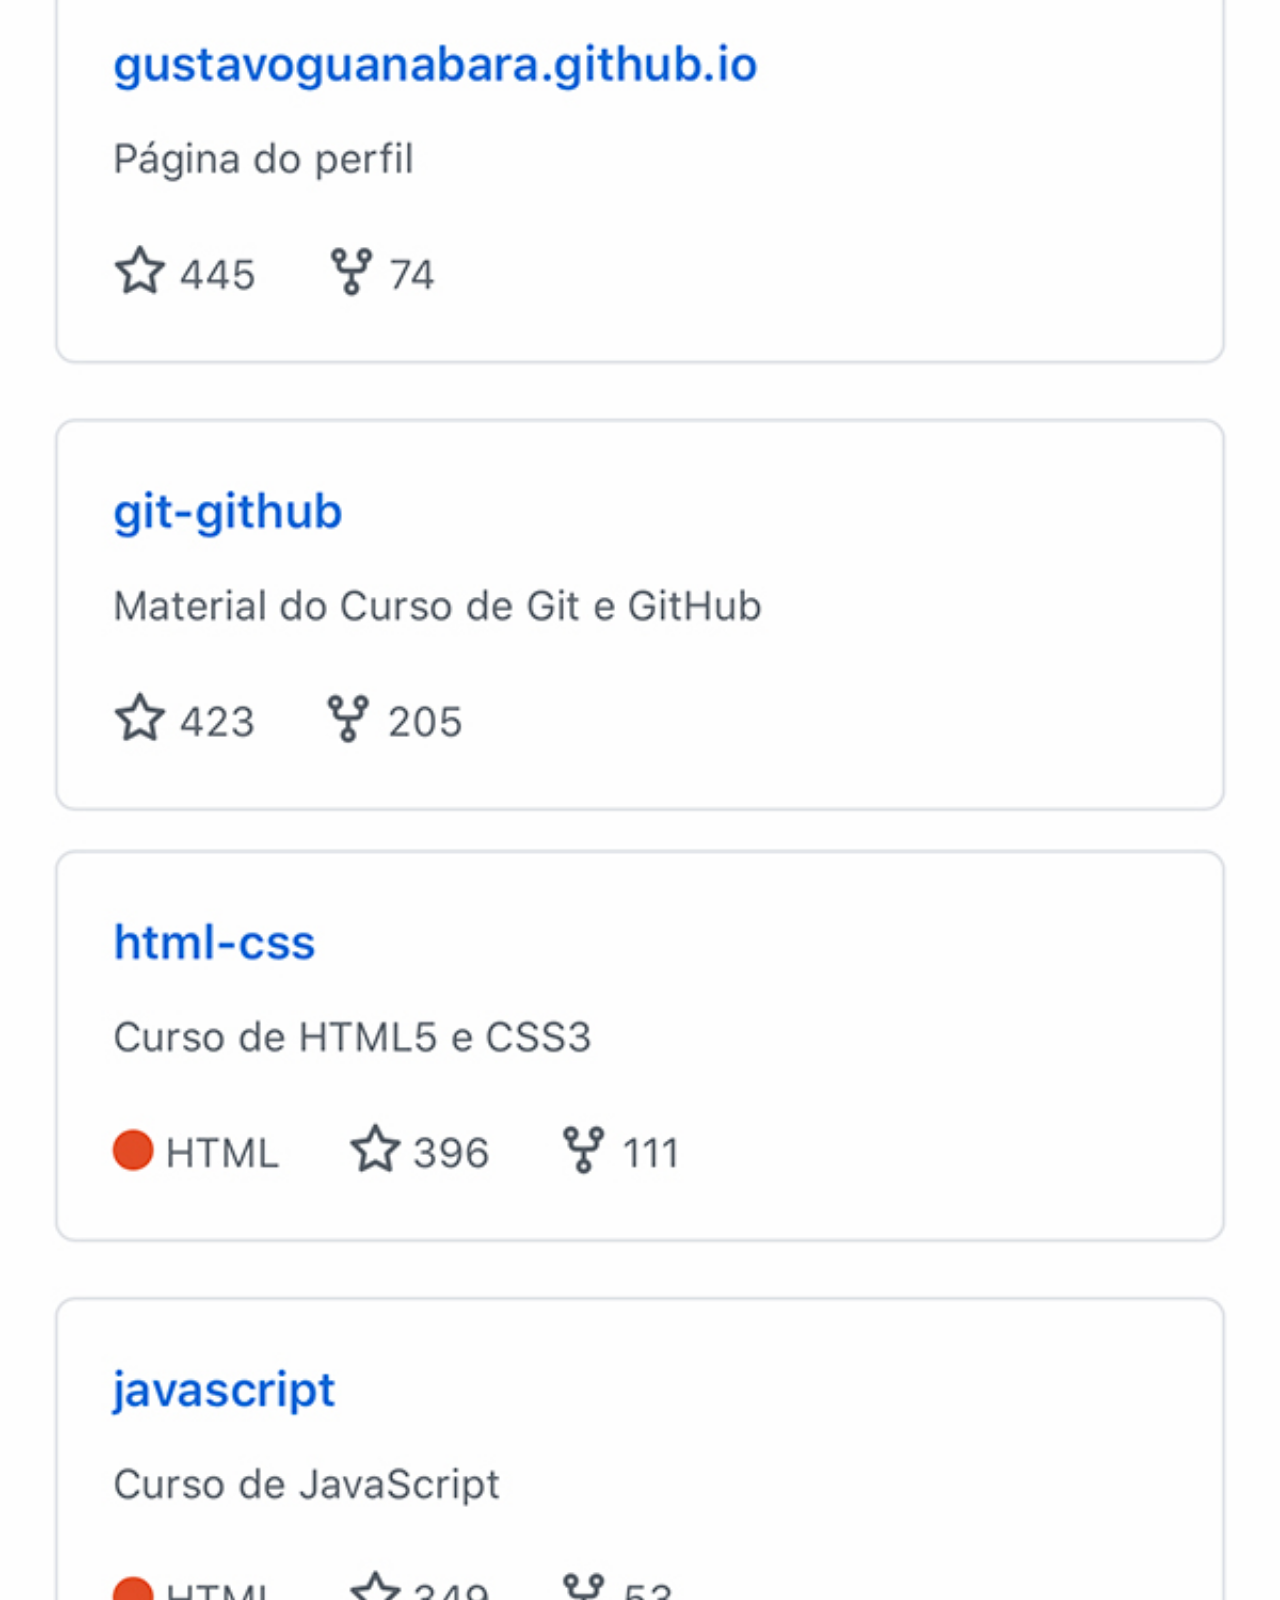
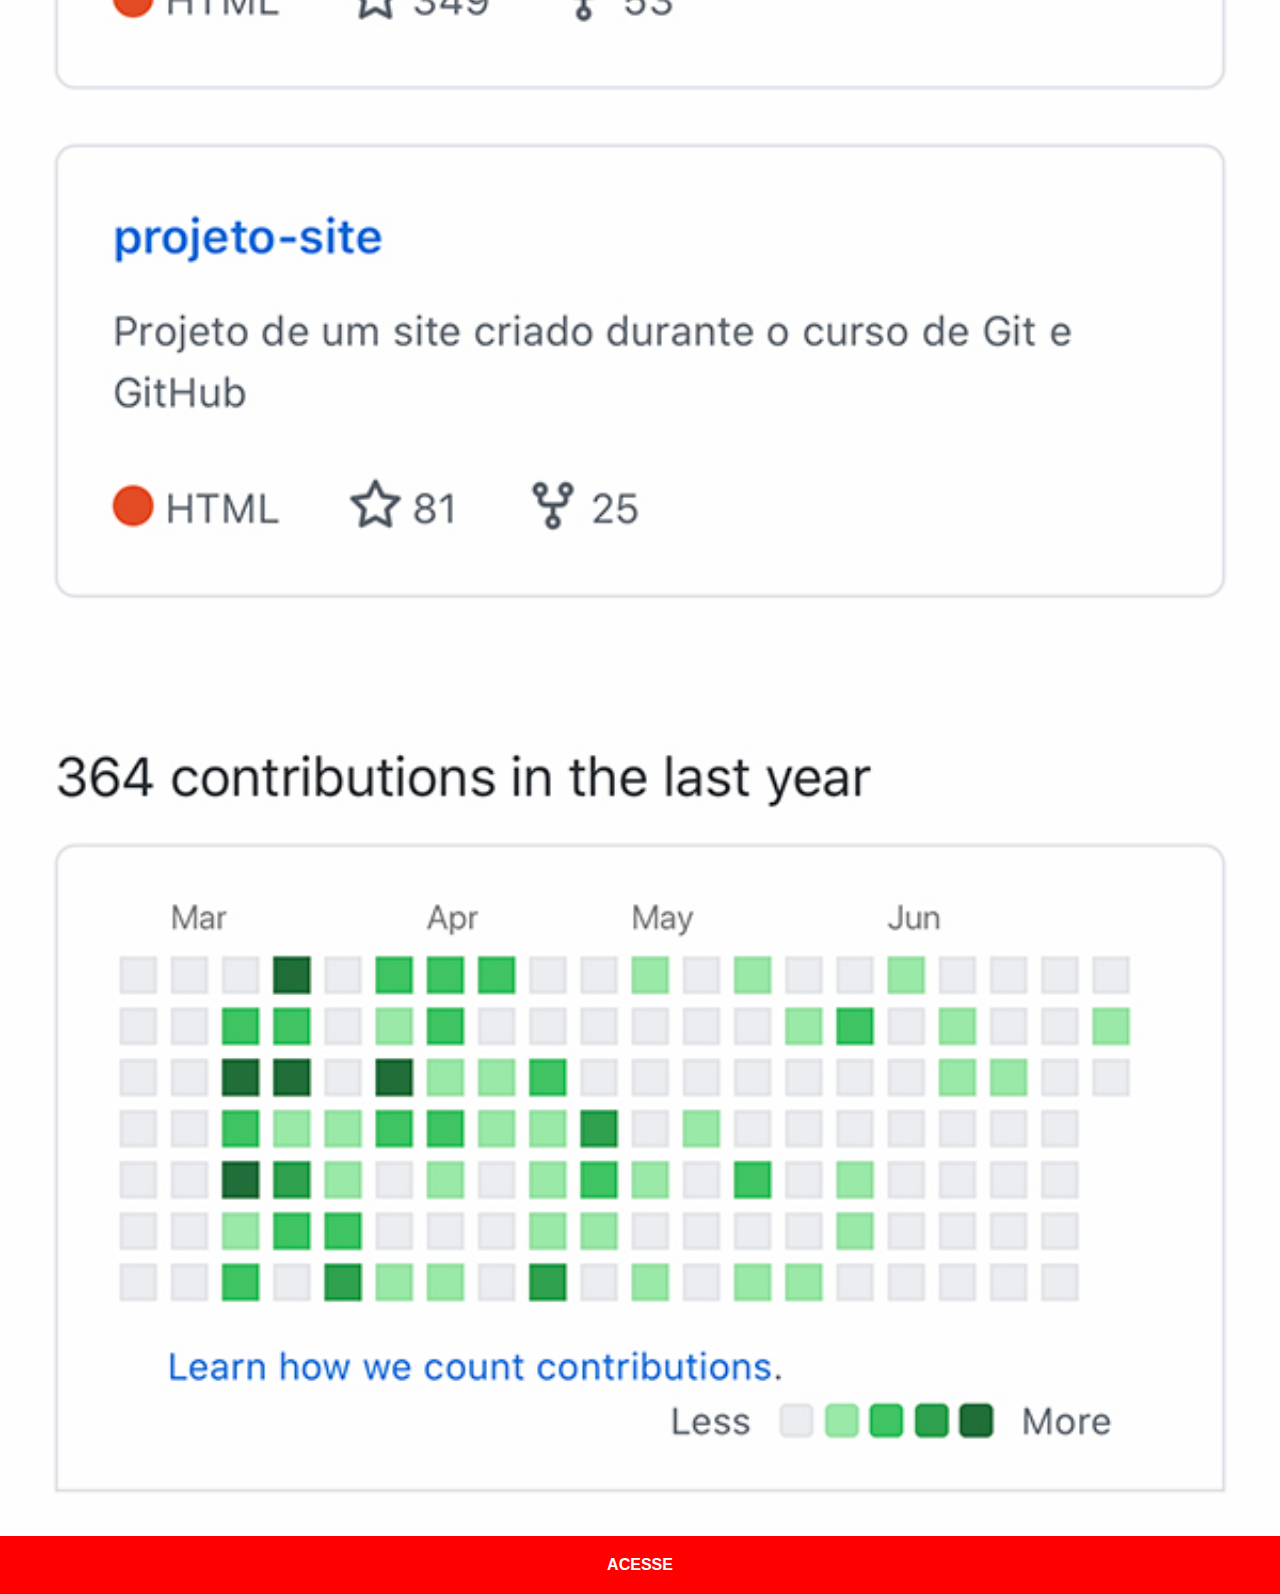
<file: mobile/github.html>
<!DOCTYPE html>
<html lang="en">
<head>
    <meta charset="UTF-8">
    <meta http-equiv="X-UA-Compatible" content="IE=edge">
    <meta name="viewport" content="width=device-width, initial-scale=1.0">
    <title>github</title>
    <link rel="stylesheet" href= "estilos/social.css">
</head>
<body>
    <img src="imagens/tela-github.jpg" alt="">
    <a href="https://github.com/gustavoguanabara" target="_blank">ACESSE</a>
</body>
</html>
</file>
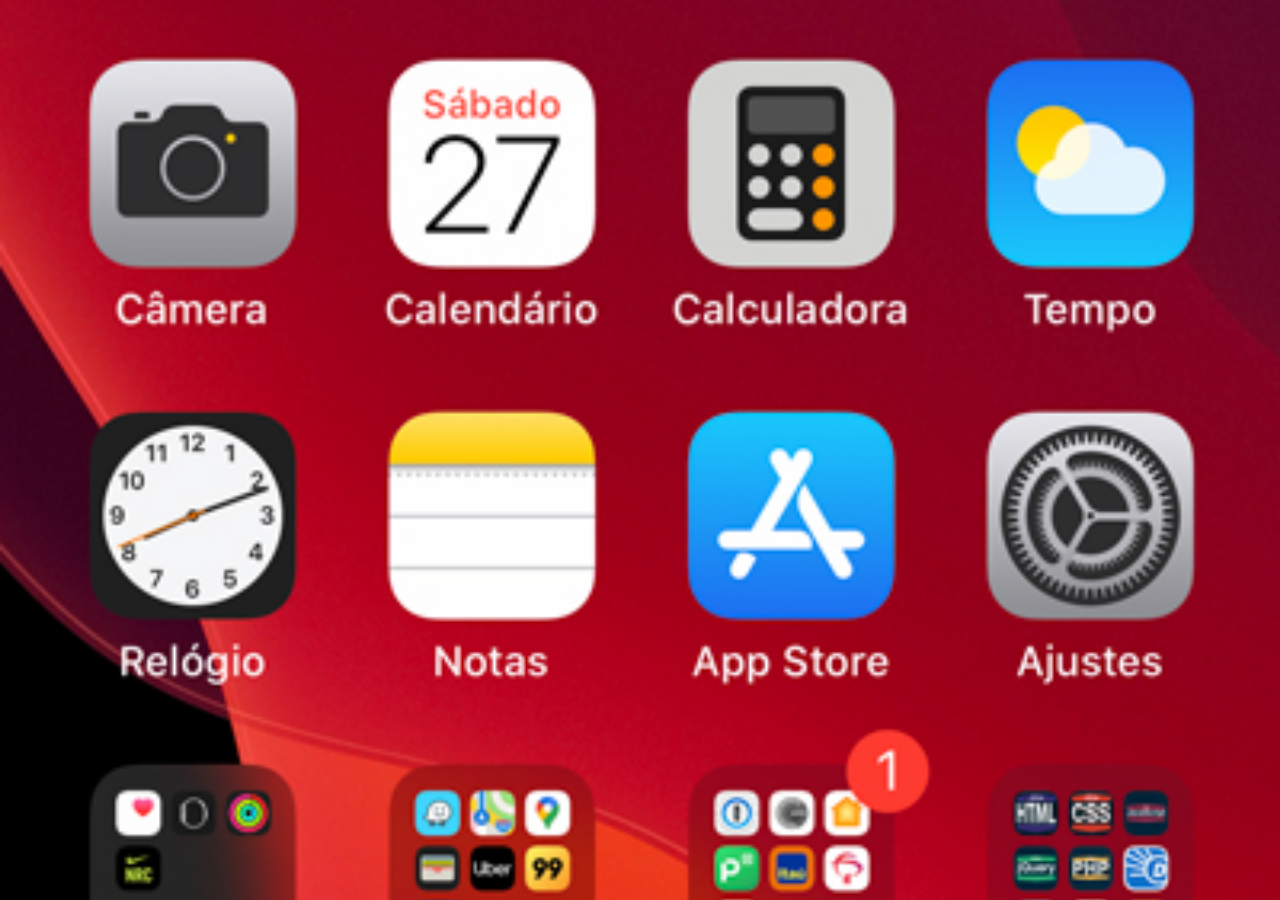
<file: mobile/home.html>
<!DOCTYPE html>
<html lang="en">
<head>
    <meta charset="UTF-8">
    <meta http-equiv="X-UA-Compatible" content="IE=edge">
    <meta name="viewport" content="width=device-width, initial-scale=1.0">
    <title>Document</title>
</head>
<style>
    * {
margin: 0px;
padding: 0px;
    }
body {
    width: 100vw;
    height: 100vh;
    background: black url(imagens/tela-home.jpg) no-repeat top center;
background-size: cover;
}

</style>
<body>
</body>
</html>
</file>
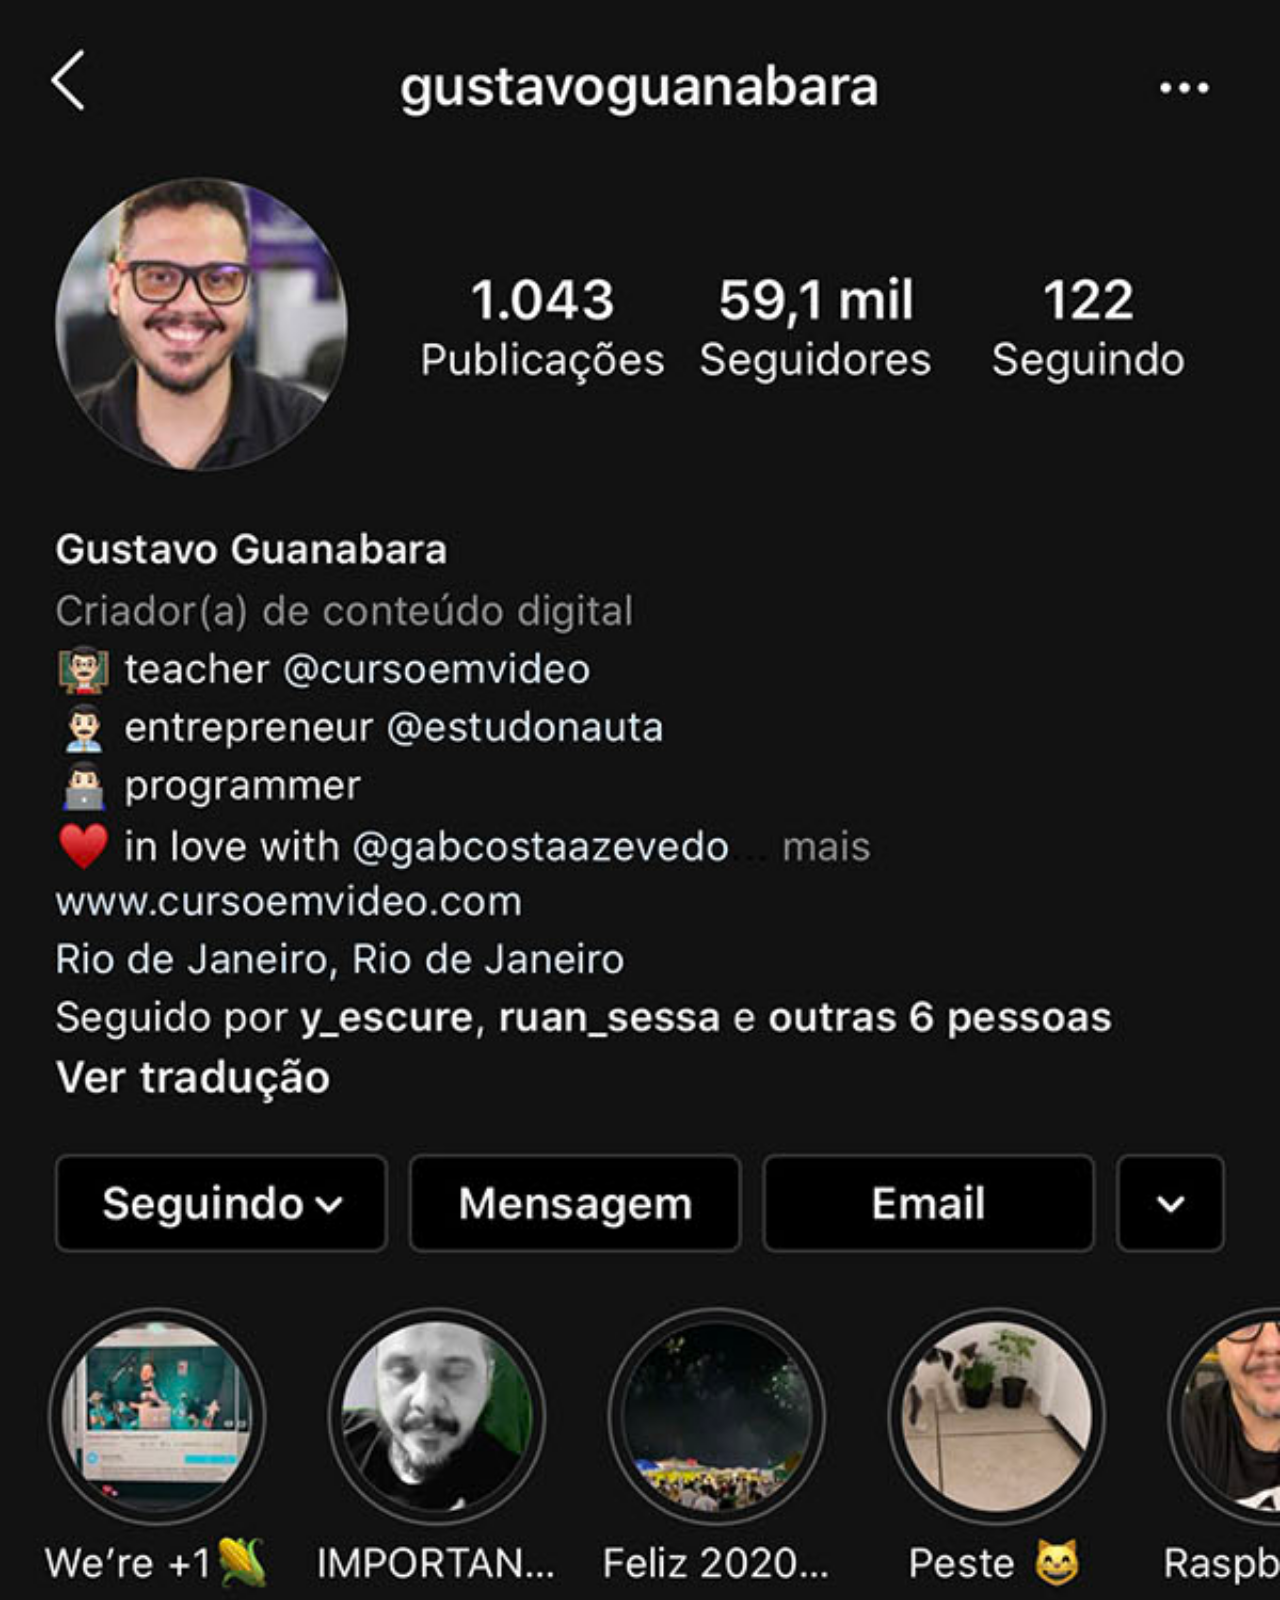
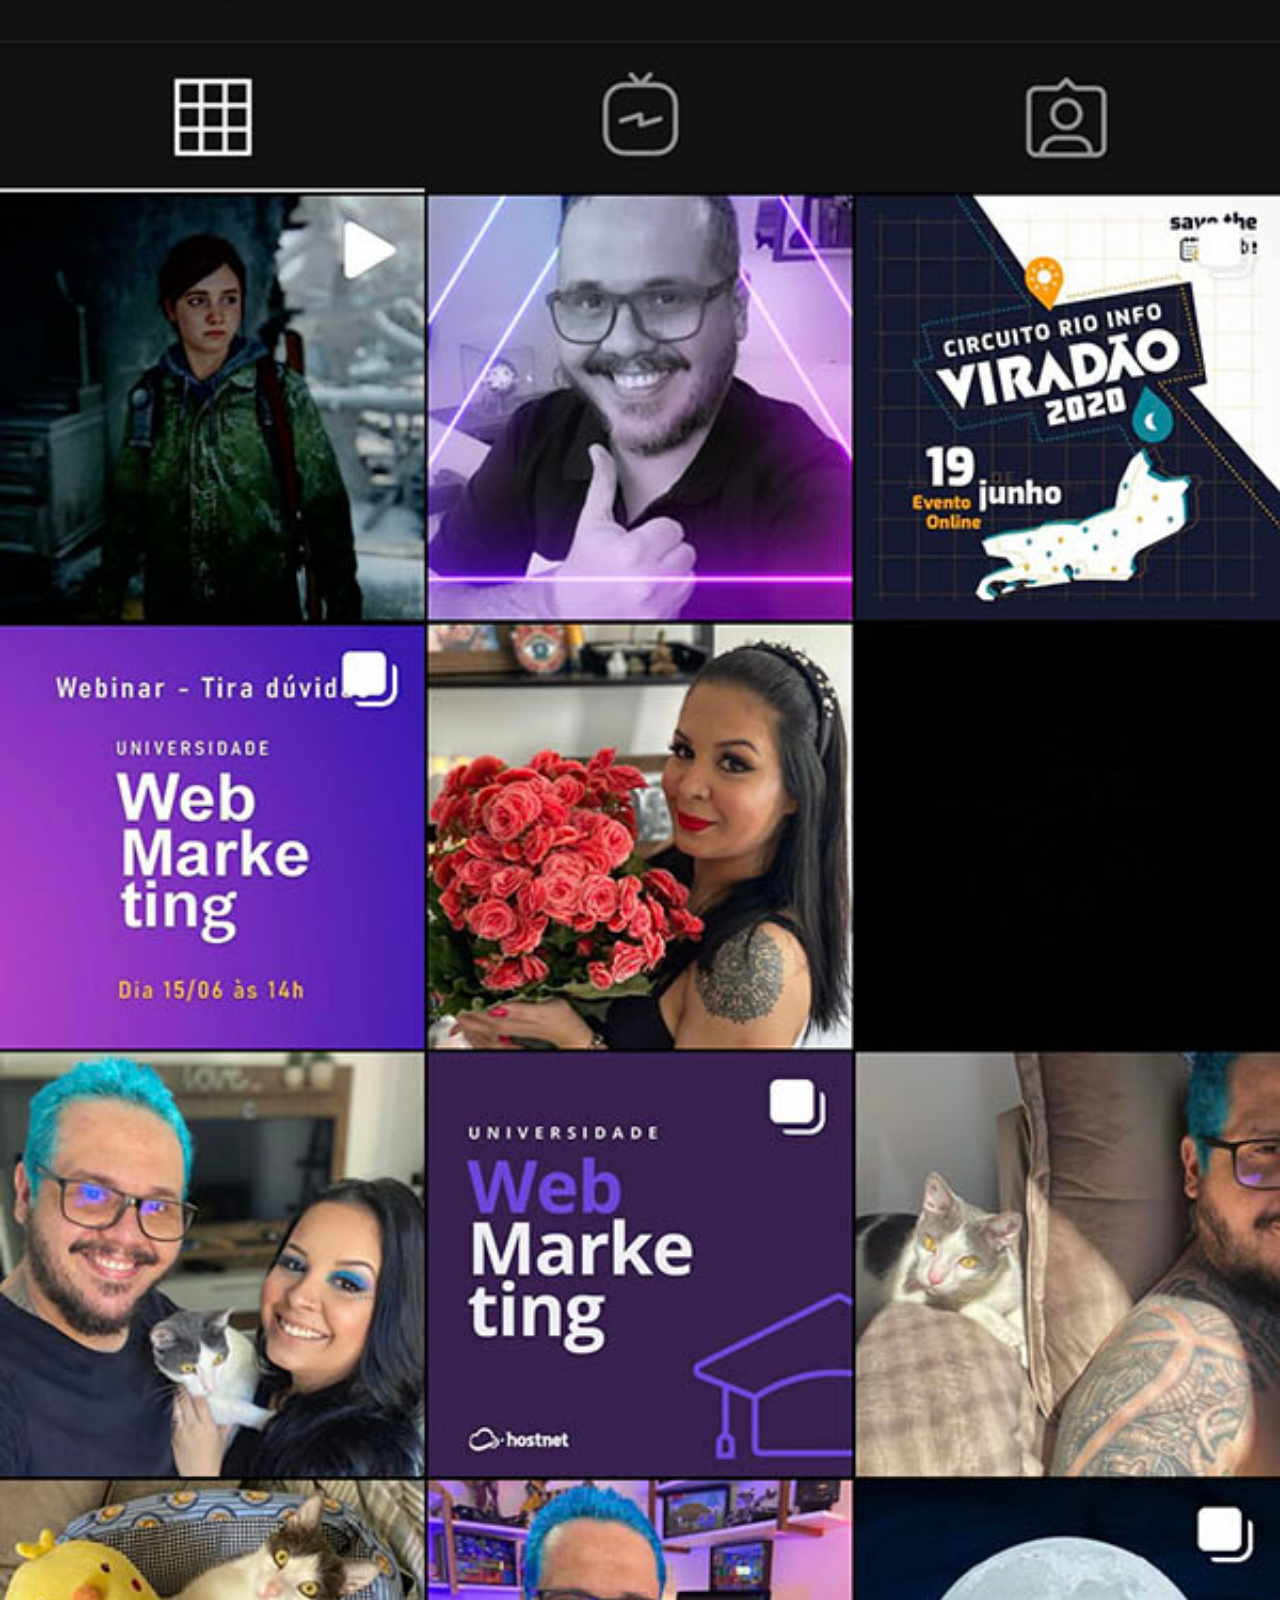
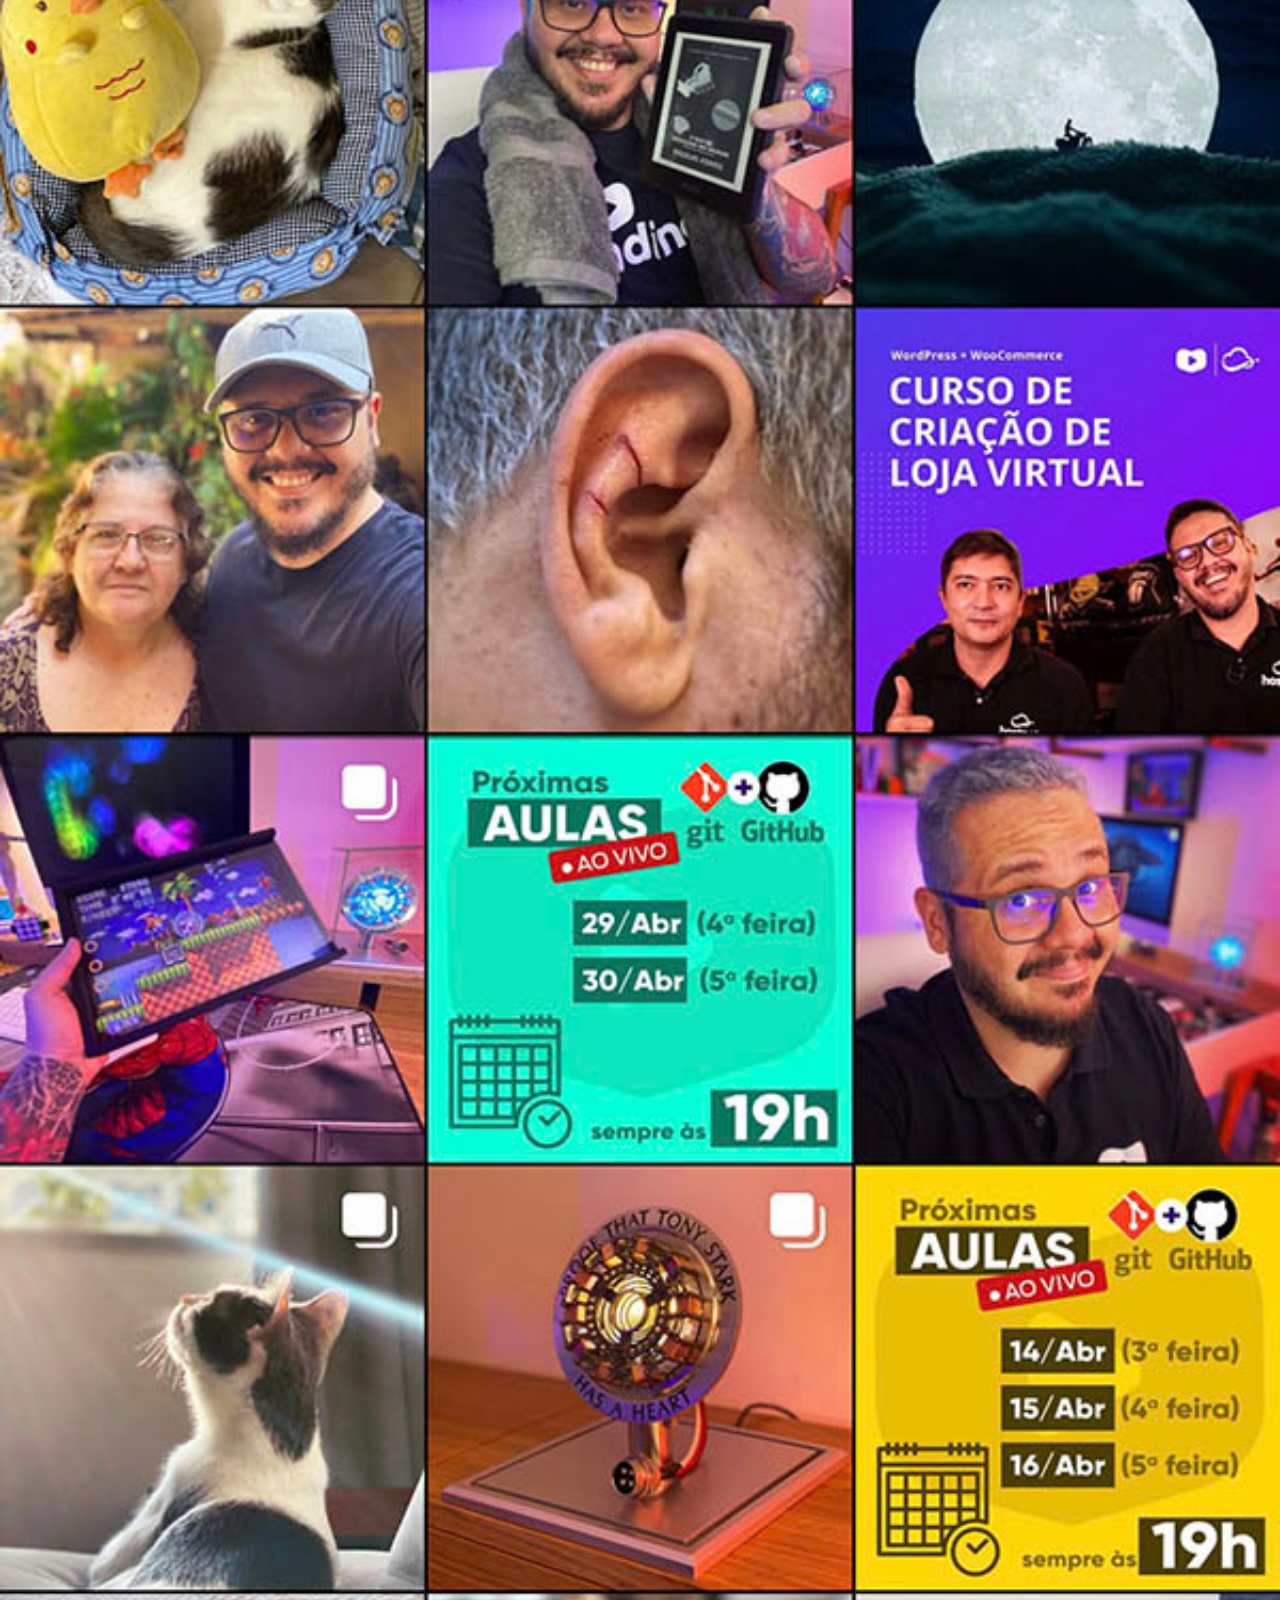
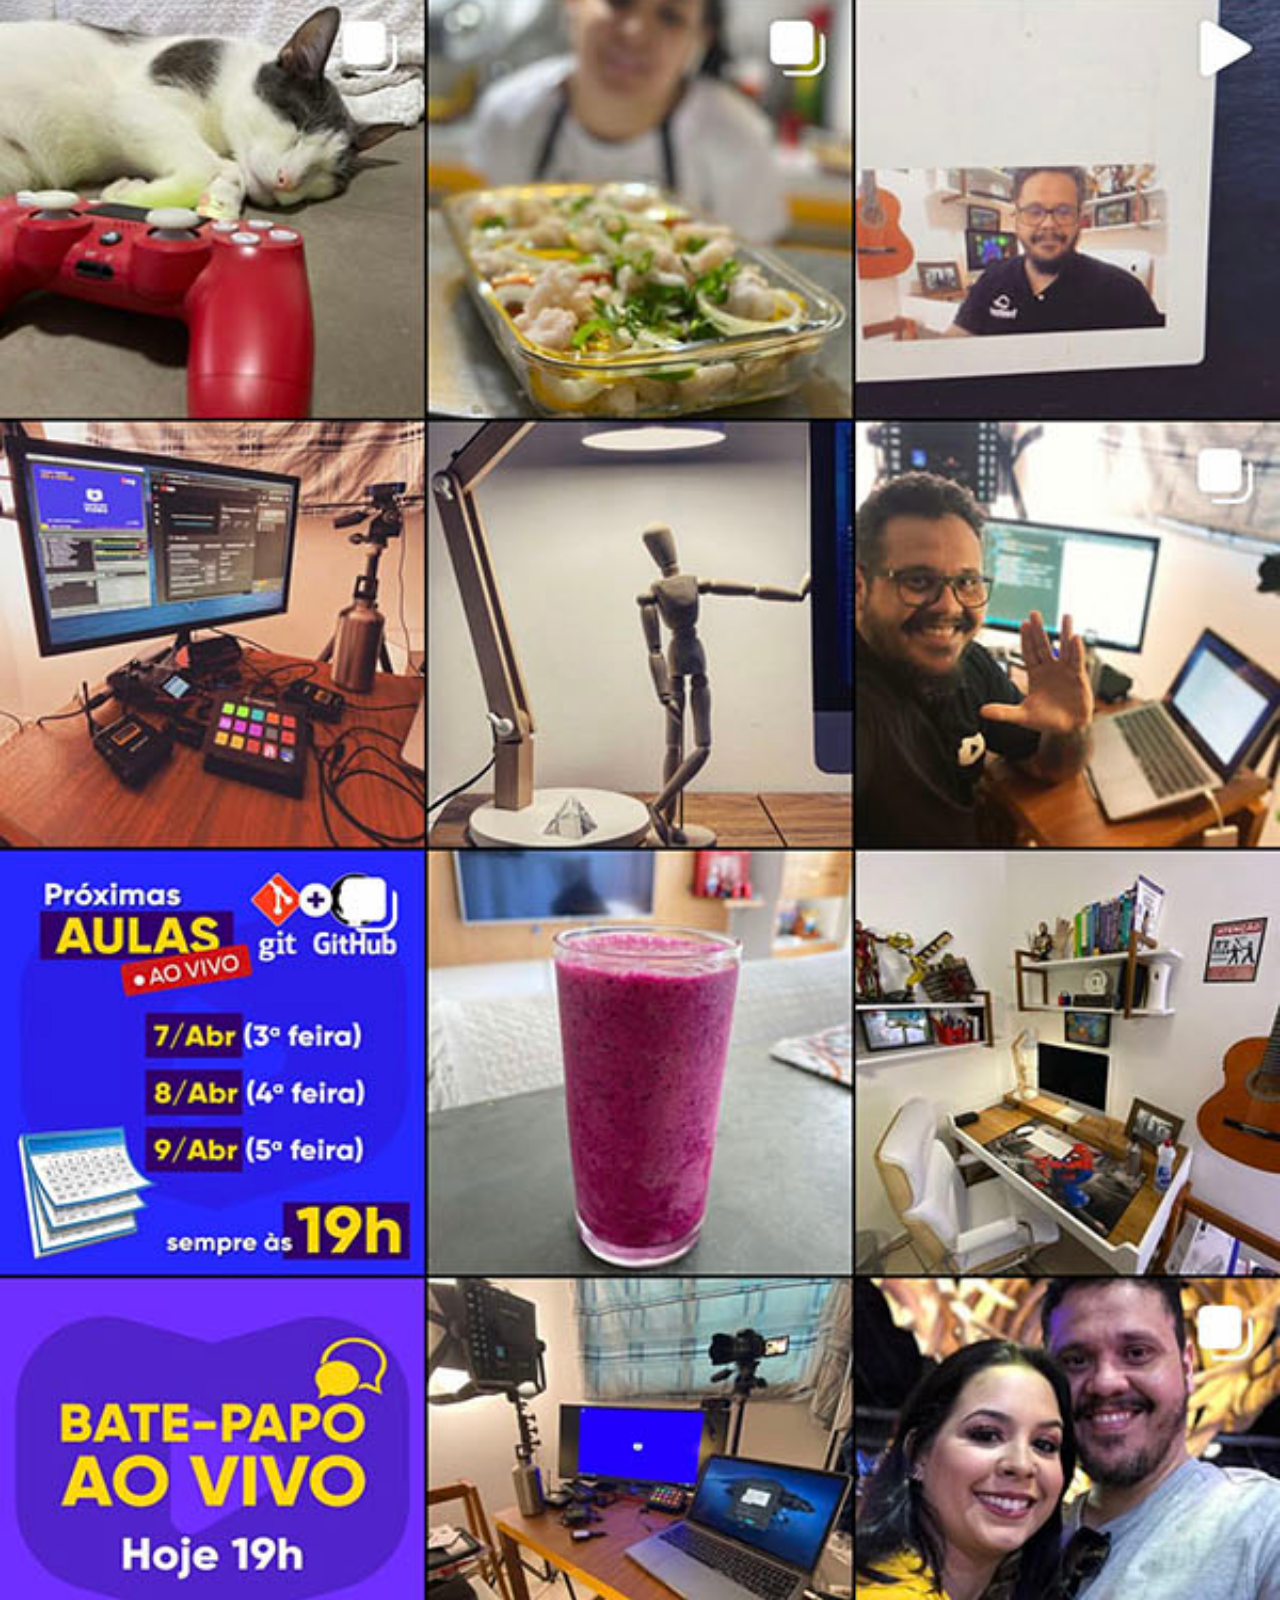
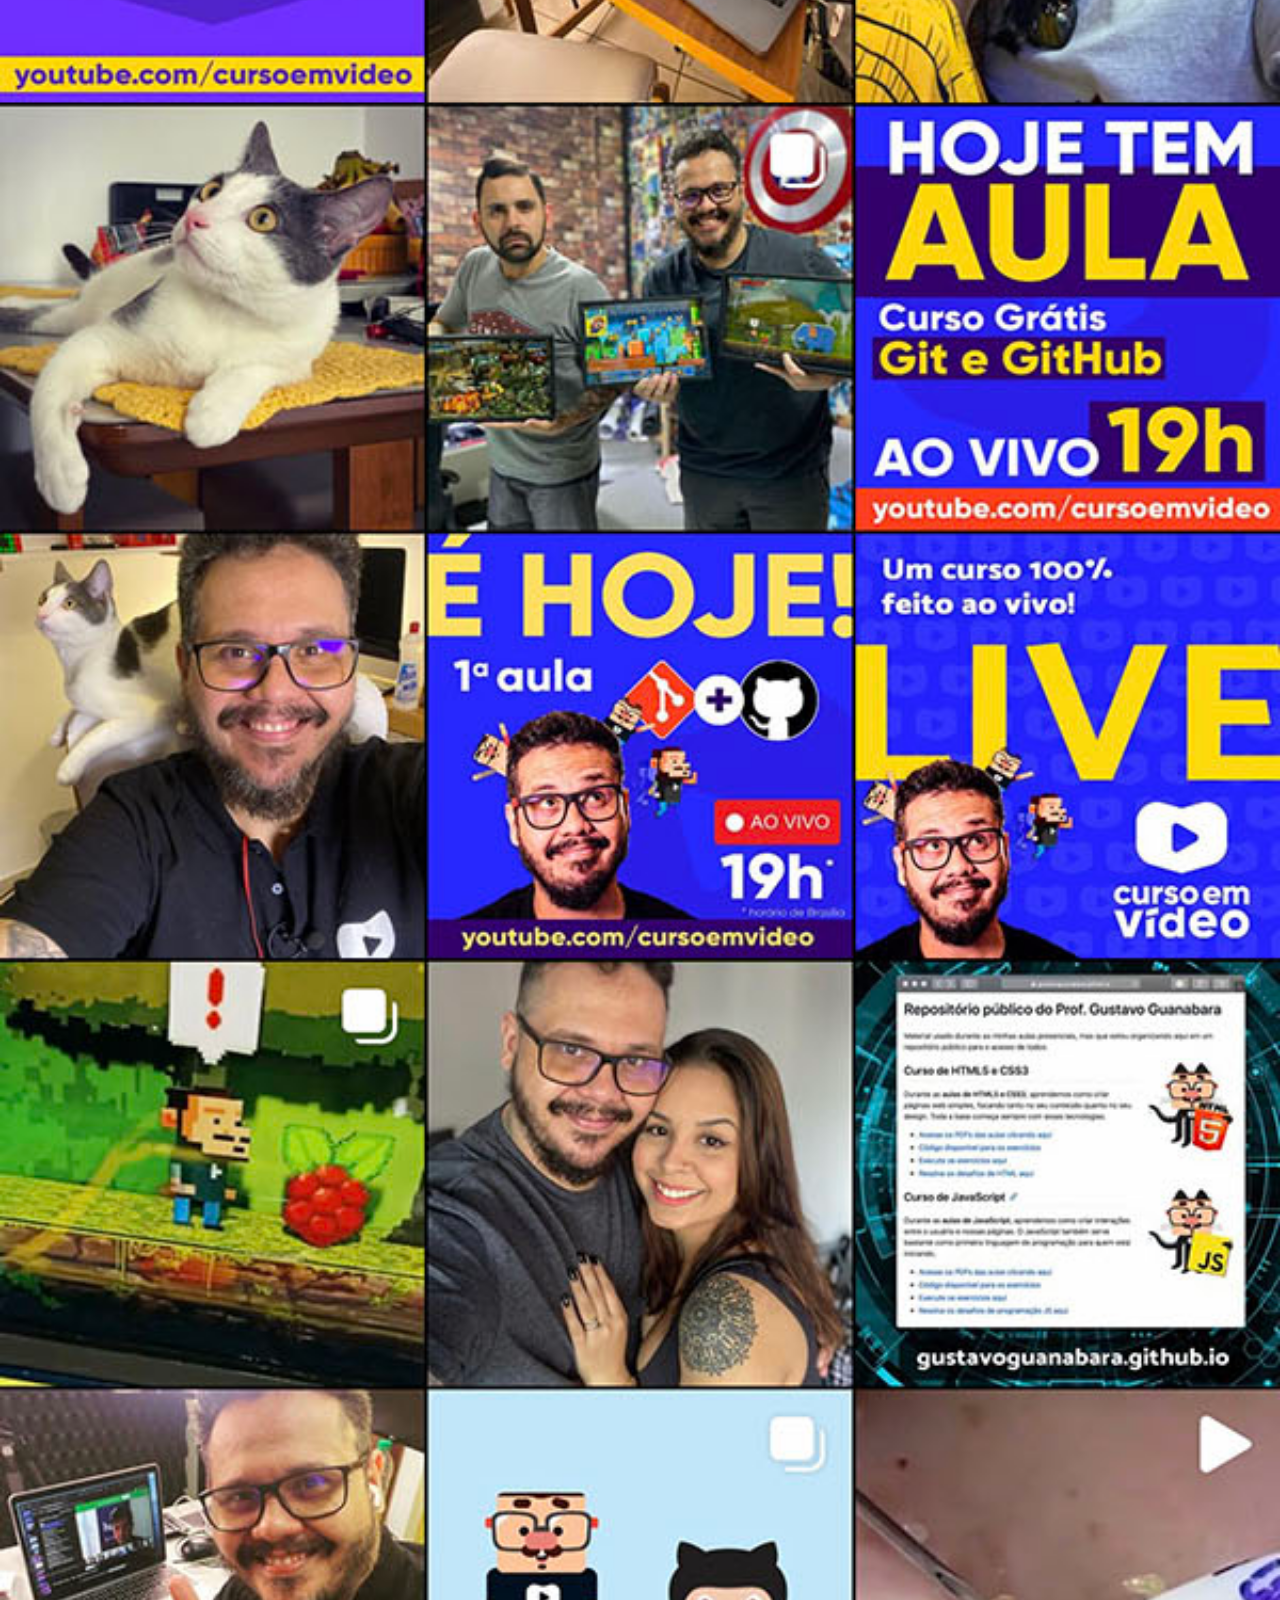
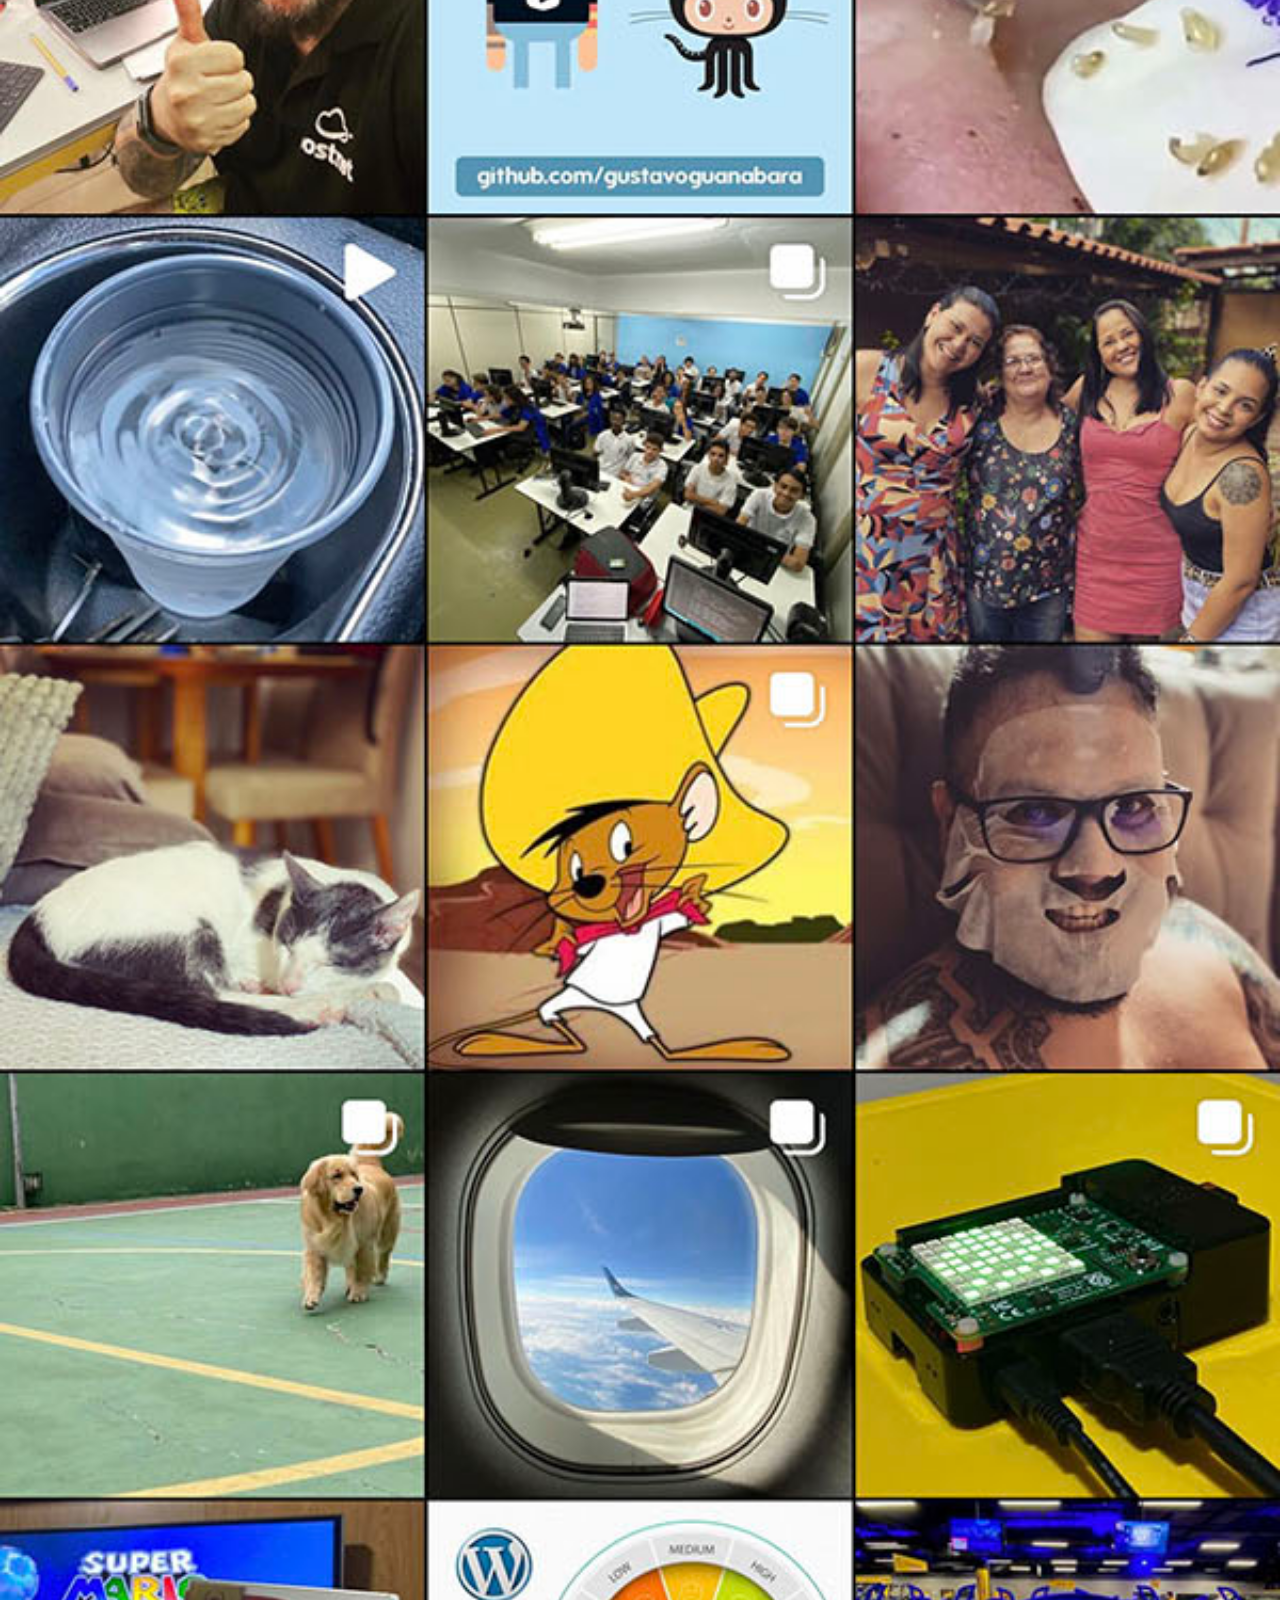
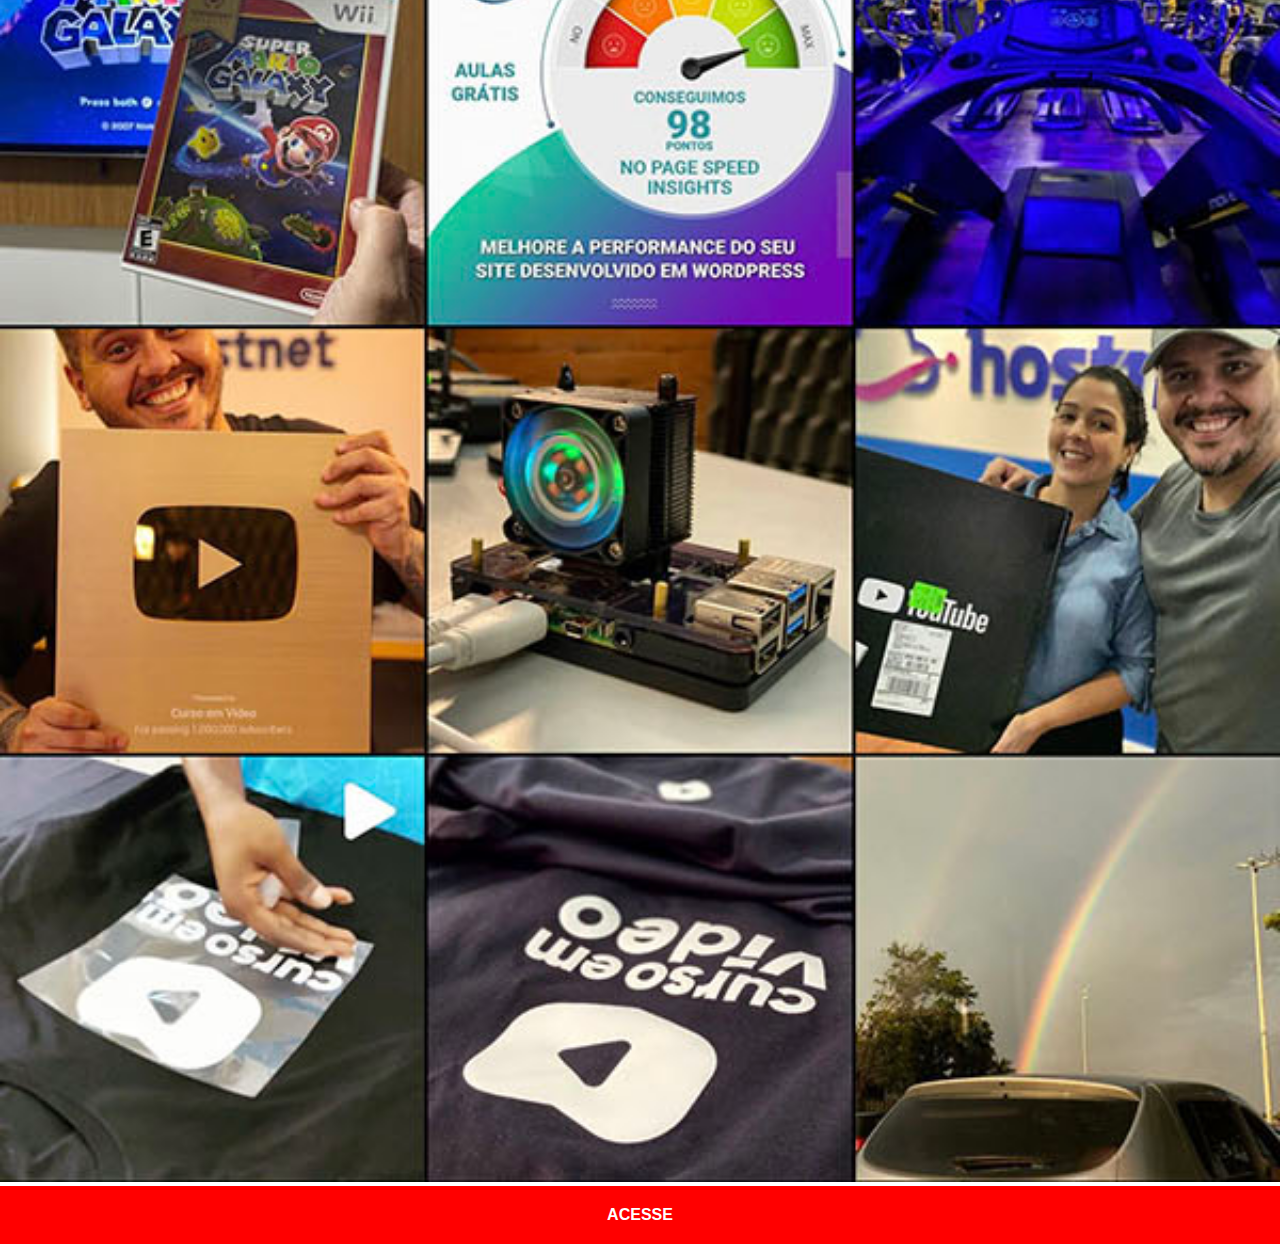
<file: mobile/instagram.html>
<!DOCTYPE html>
<html lang="en">
<head>
    <meta charset="UTF-8">
    <meta http-equiv="X-UA-Compatible" content="IE=edge">
    <meta name="viewport" content="width=device-width, initial-scale=1.0">
    <title>Instagram</title>
    <link rel="stylesheet" href="estilos/social.css">
</head>
<body>
    <img src="imagens/tela-instagram.jpg" alt="">
    <a href="https://www.instagram.com/gustavoguanabara/" target="_blank">  ACESSE</a>
    
</body>
</html>
</file>
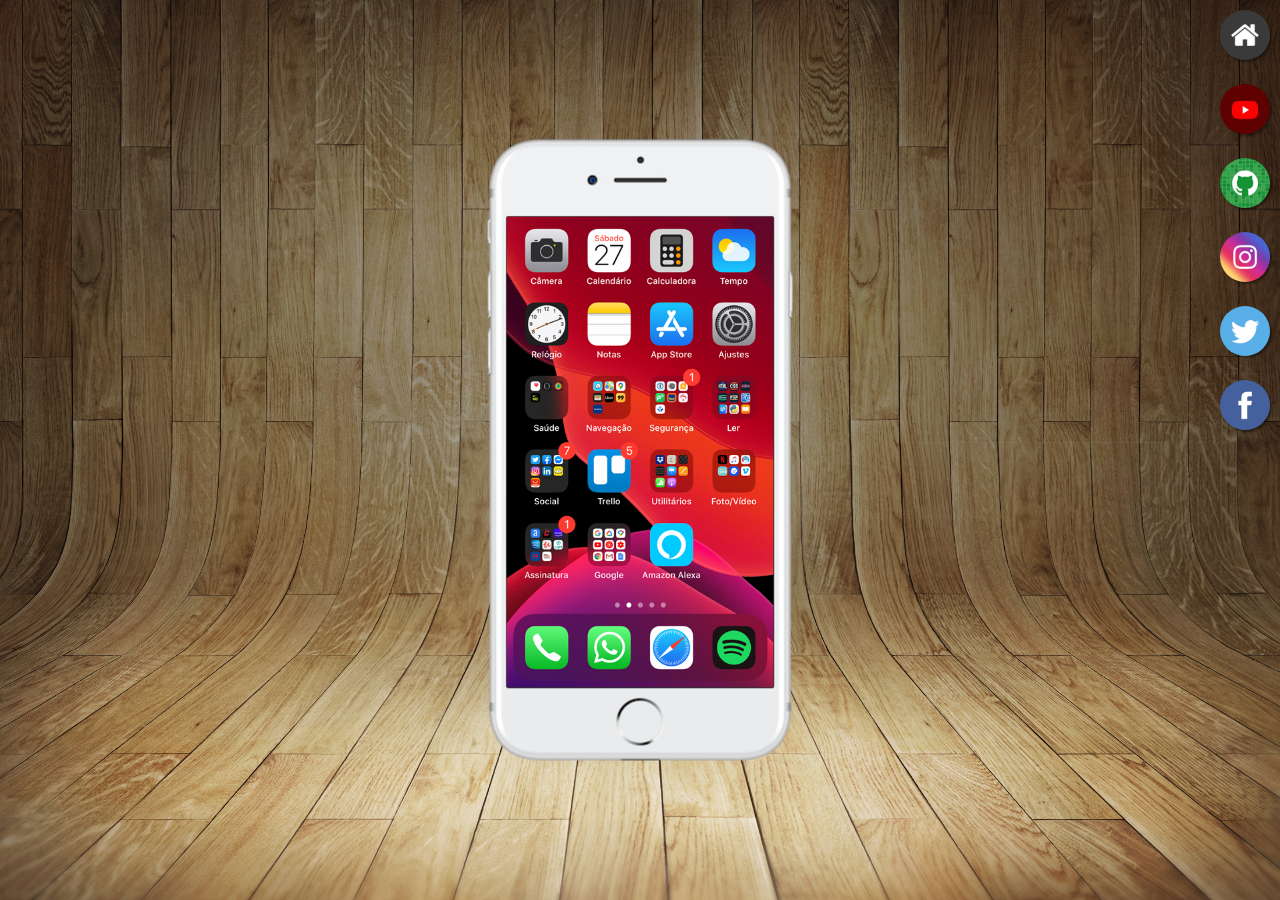
<file: mobile/mobile.html>
<!DOCTYPE html>
<html lang="en">
<head>
    <meta charset="UTF-8">
    <meta http-equiv="X-UA-Compatible" content="IE=edge">
    <meta name="viewport" content="width=device-width, initial-scale=1.0">
    <link rel="shortcut icon" href="favicon.ico" type="image/x-icon">
    <link rel="stylesheet" href="./estilos/style.css">
    <title>Projeto redes sociais</title>
    
</head>

<body>
    <main>
        <section id="telefone">
            <iframe src="home.html" name="tela" id="tela" frameborder="0">
                Seu navegador nao é compativel com isso.
            </iframe>
        </section>
        <section id="redes-sociais">
            <a href="home.html" target="tela"> <img src="imagens/logo-home.jpg" alt=""></a><br>
            <a href="youtube.html" target="tela"><img src="imagens/logo-youtube.jpg" alt=""></a><br>
            <a href="github.html" target="tela"><img src="imagens/logo-github.jpg" alt=""></a><br>
            <a href="instagram.html" target="tela"><img src="imagens/logo-instagram.jpg" alt=""></a><br>
            <a href="twitter.html" target="tela"><img src="imagens/logo-twitter.jpg" alt=""></a><br>
            <a href="facebook.html" target="tela"><img src="imagens/logo-facebook.jpg" alt=""></a>
        </section>

    </main>
</body>
</html>
</file>
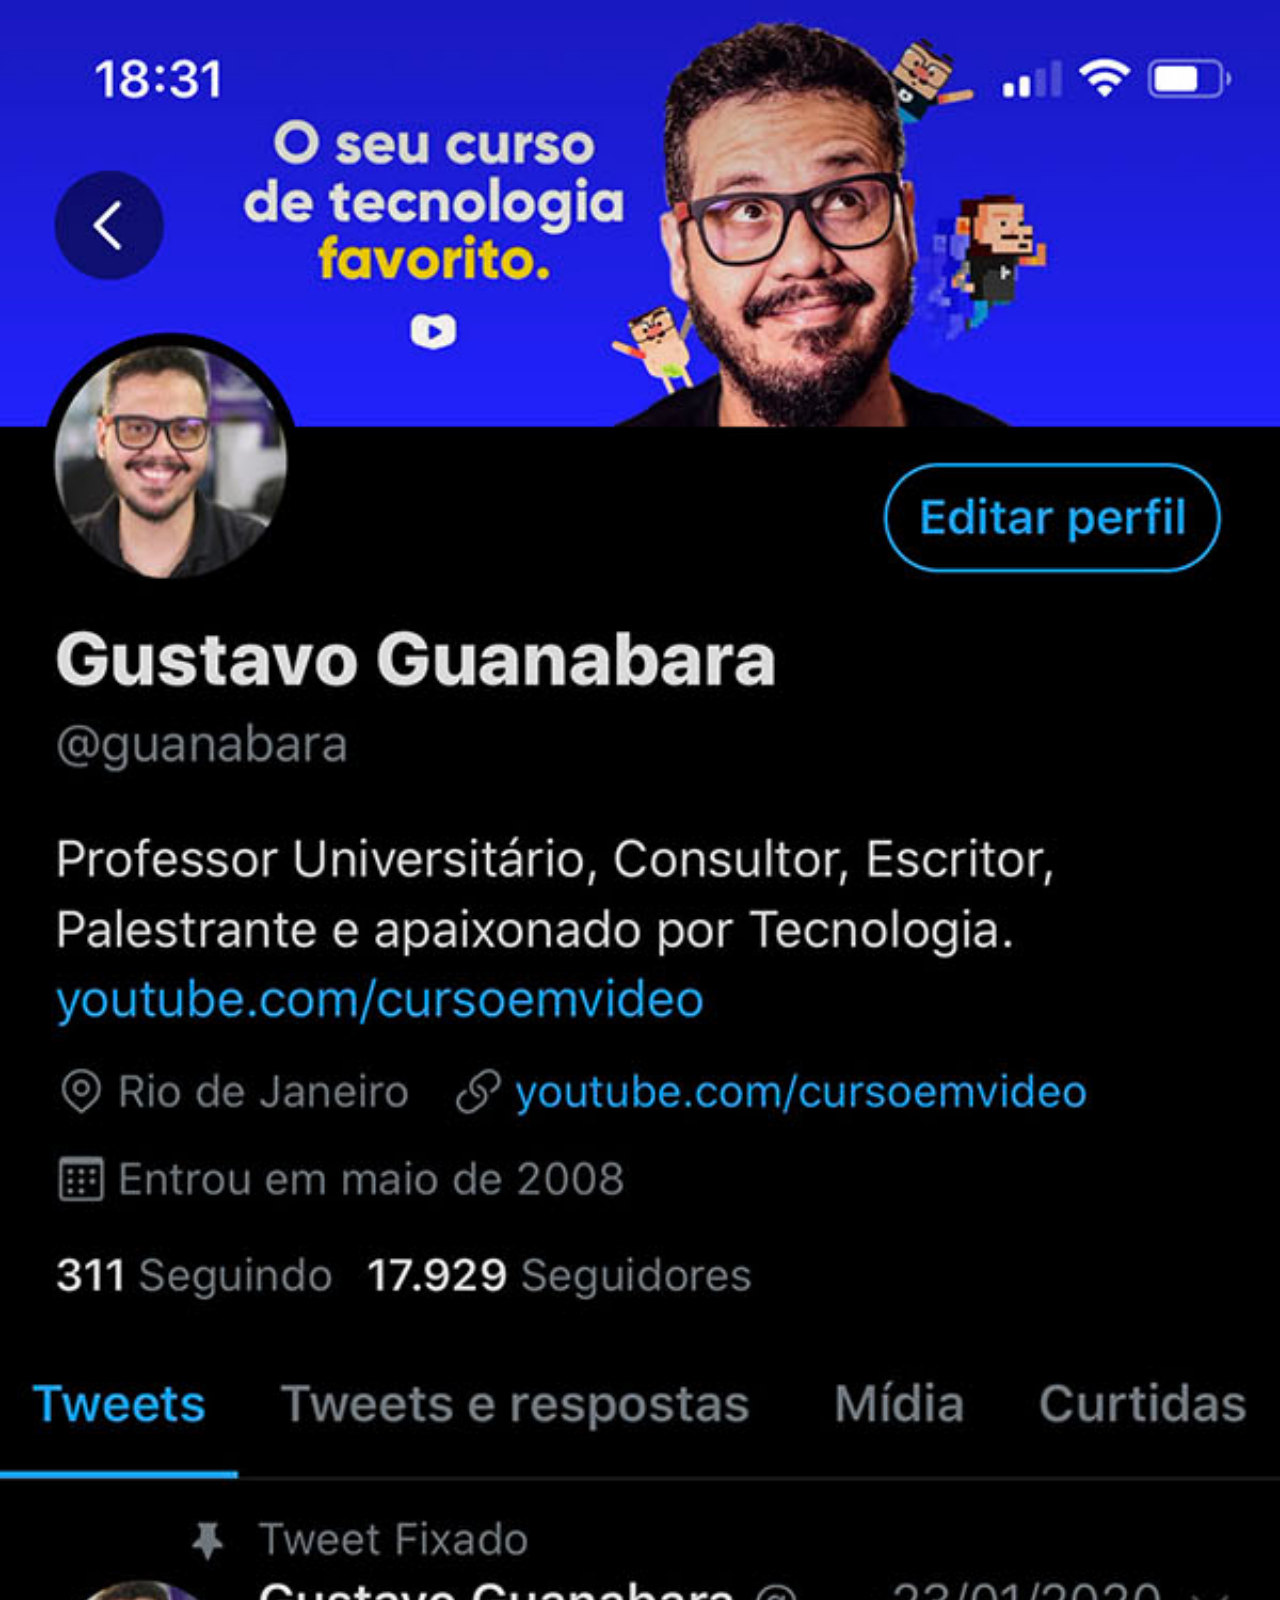
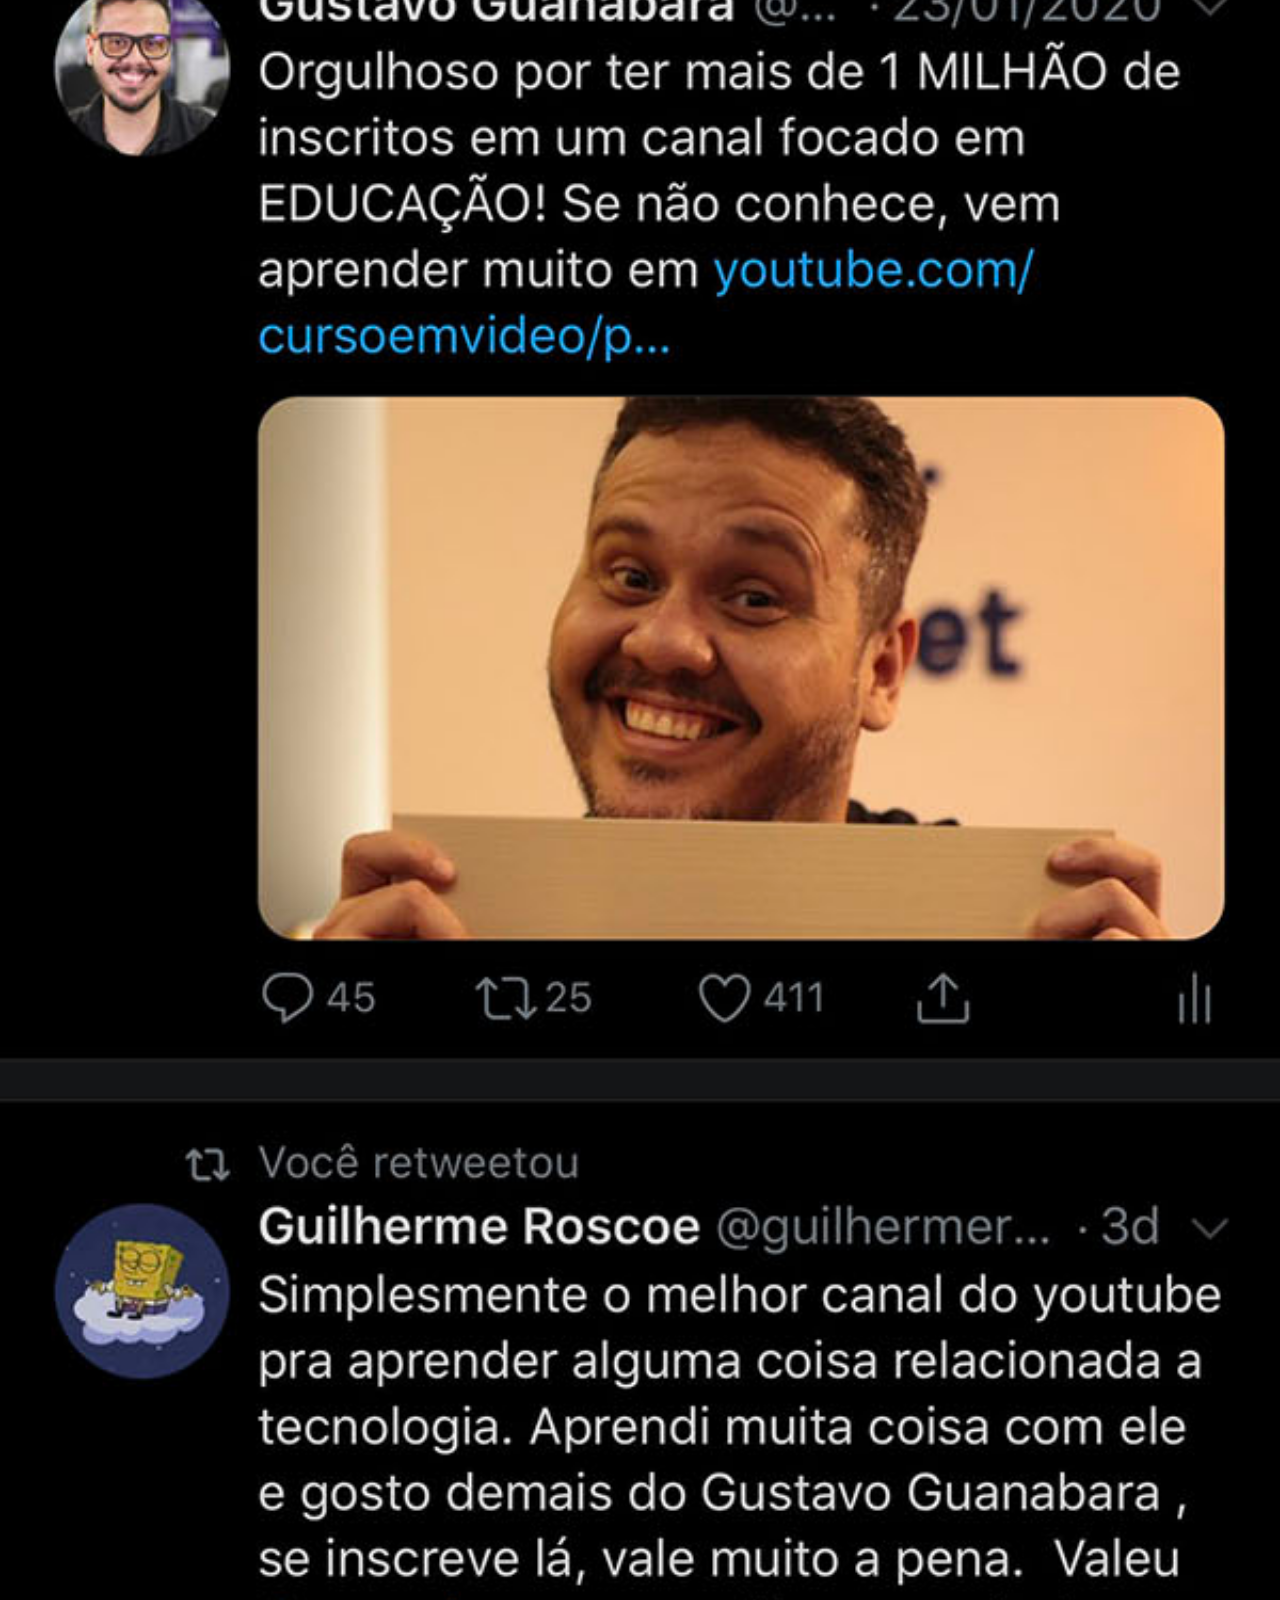
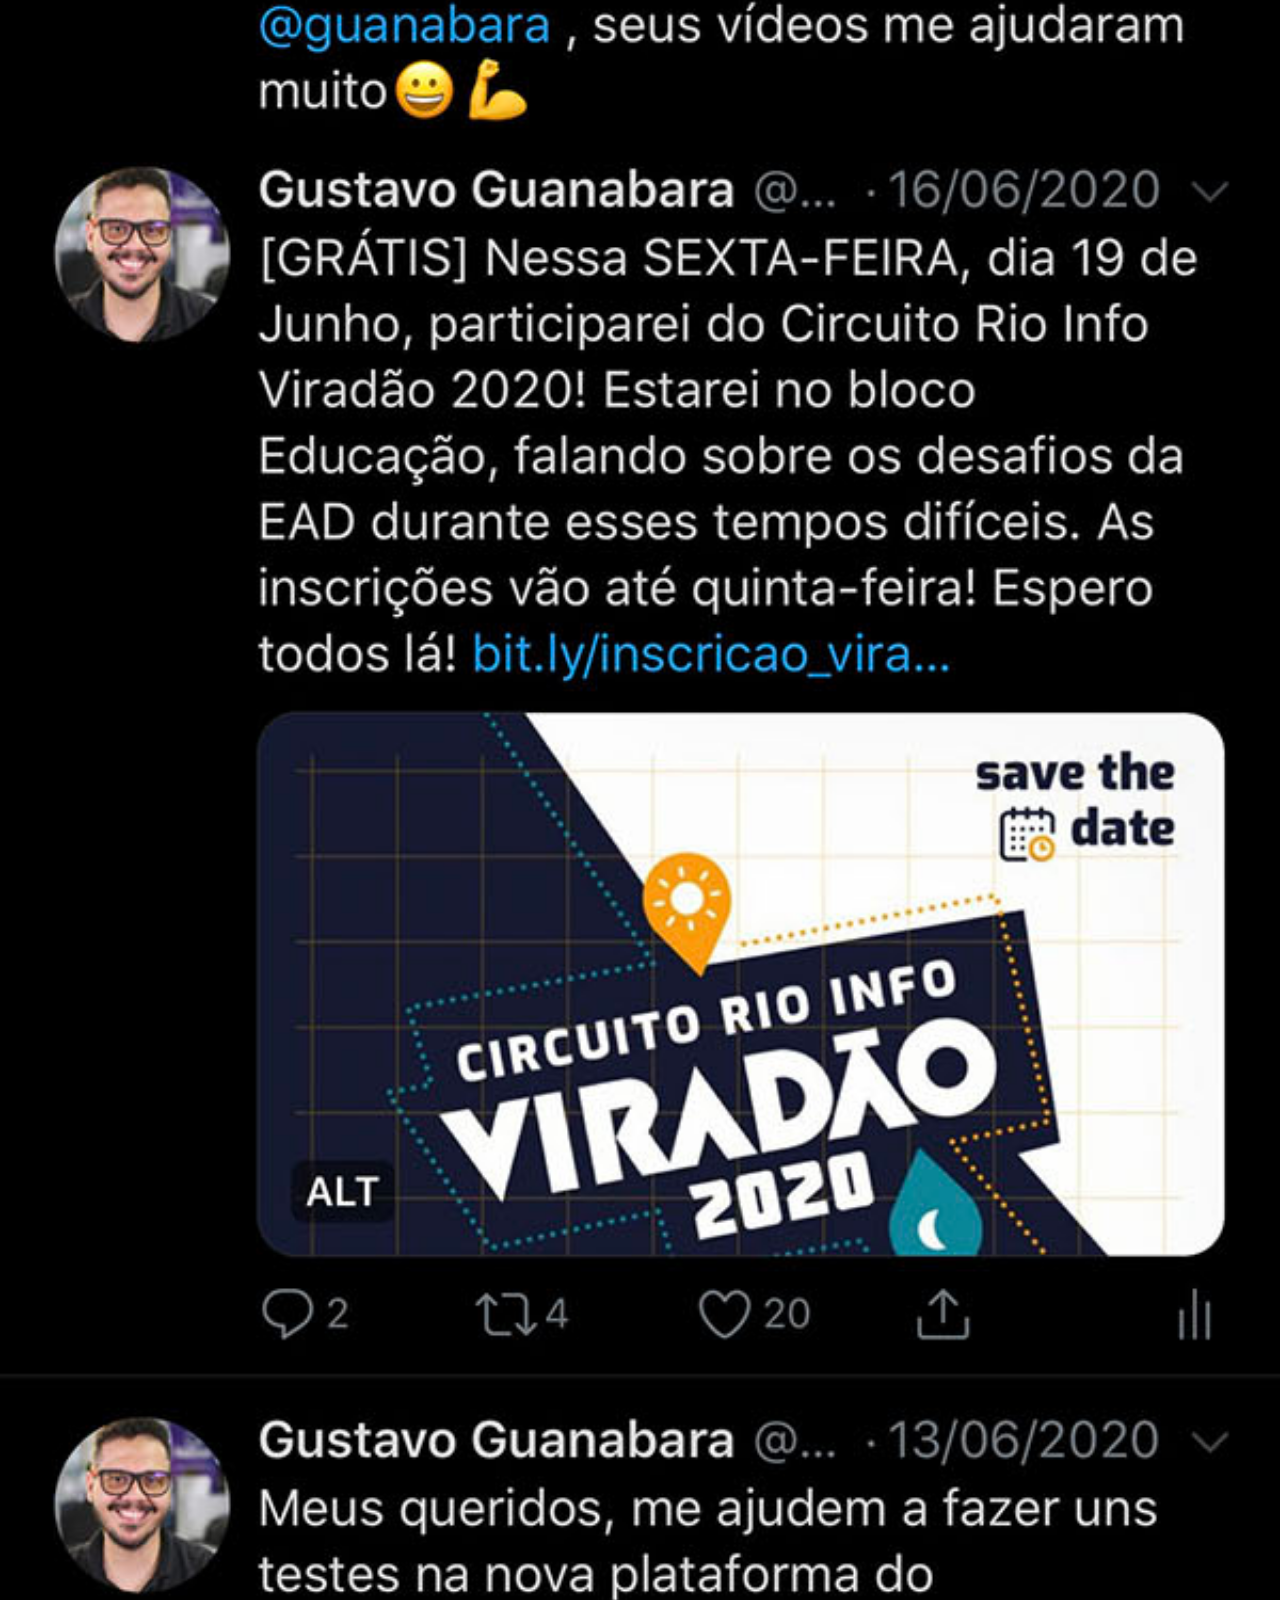
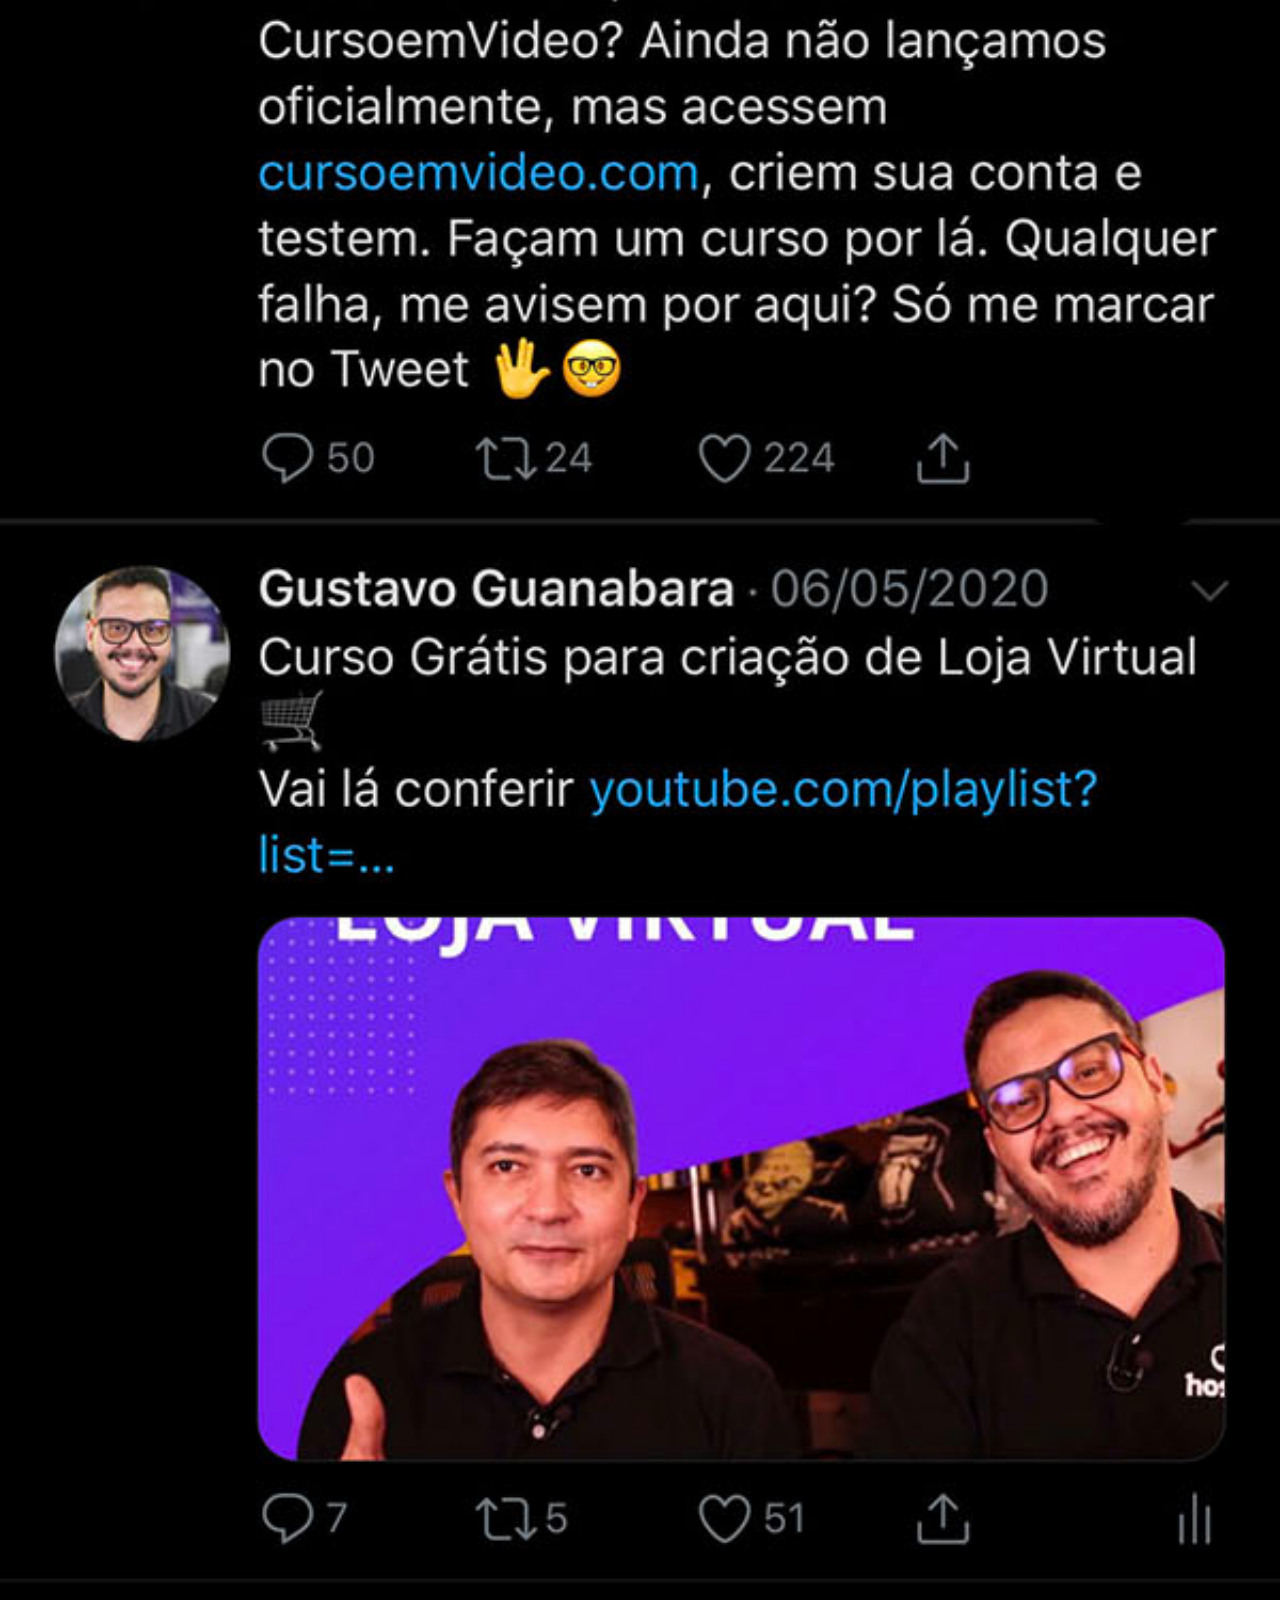
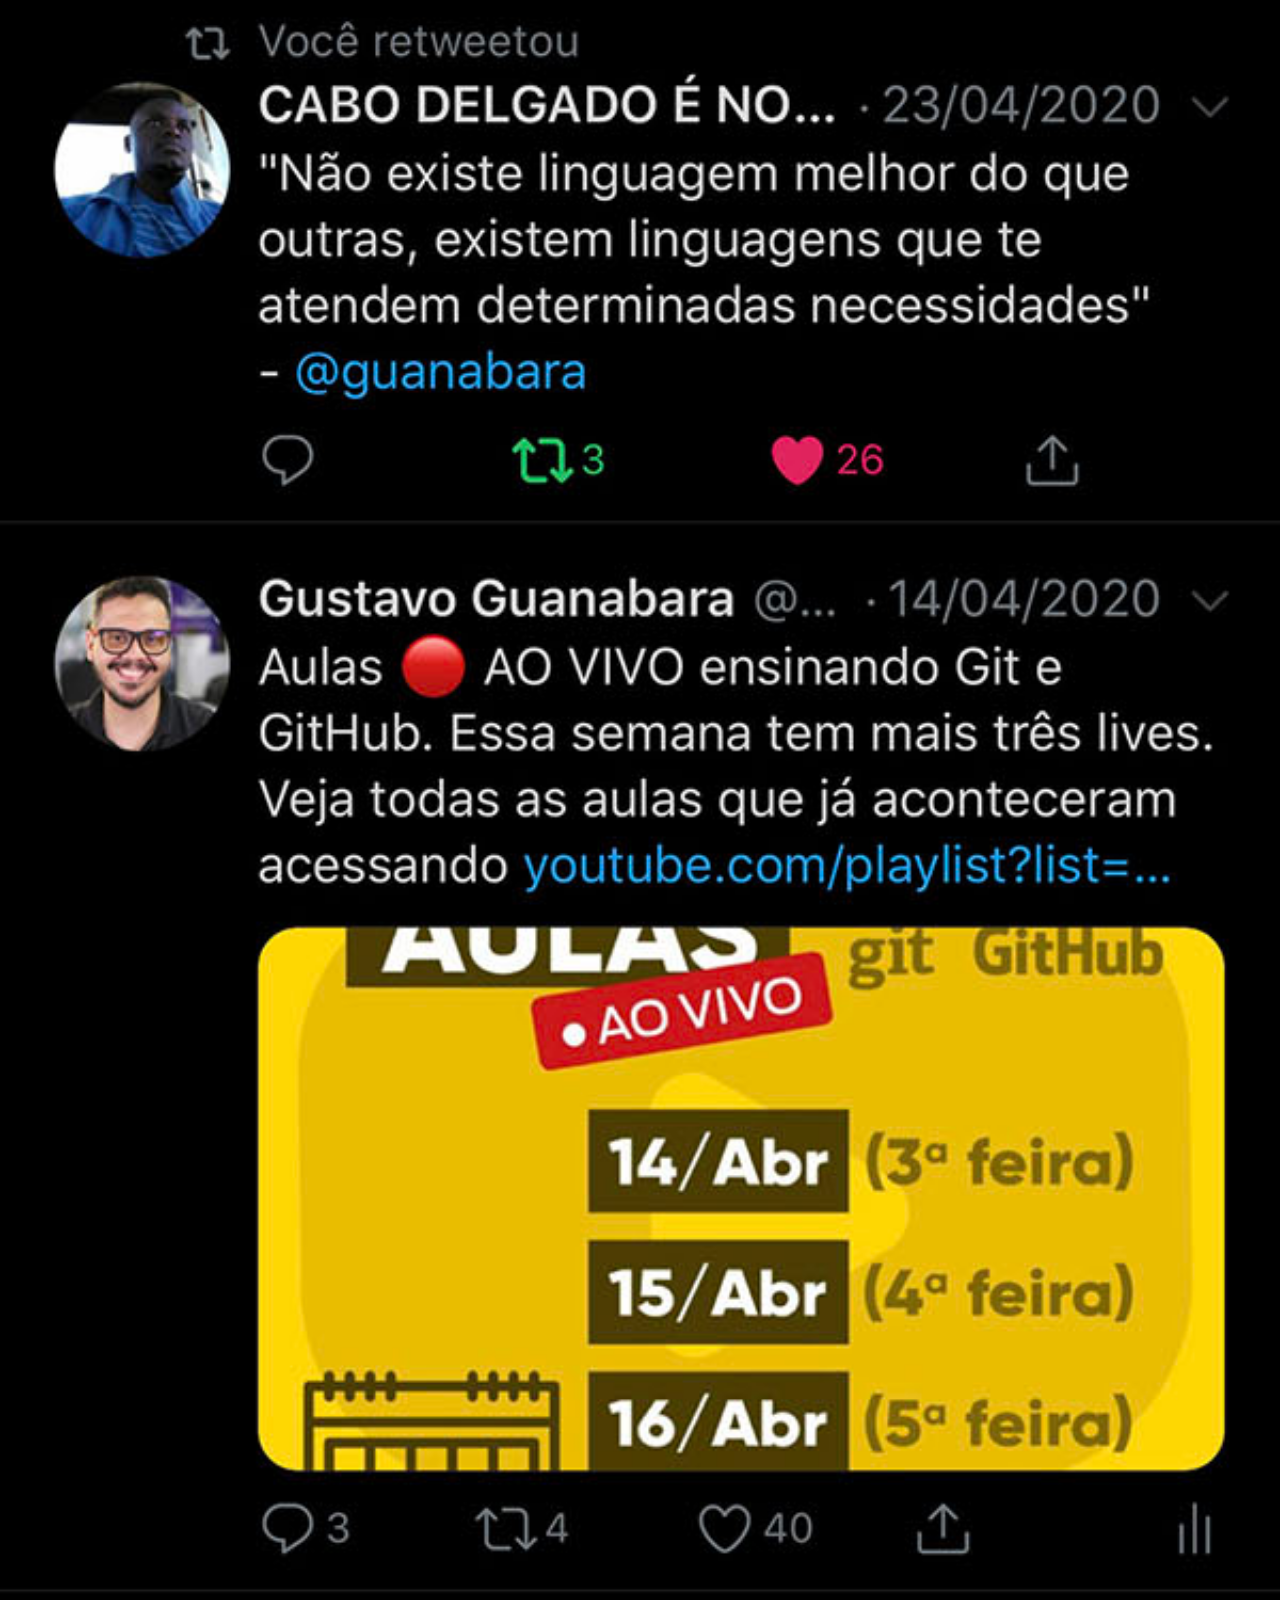
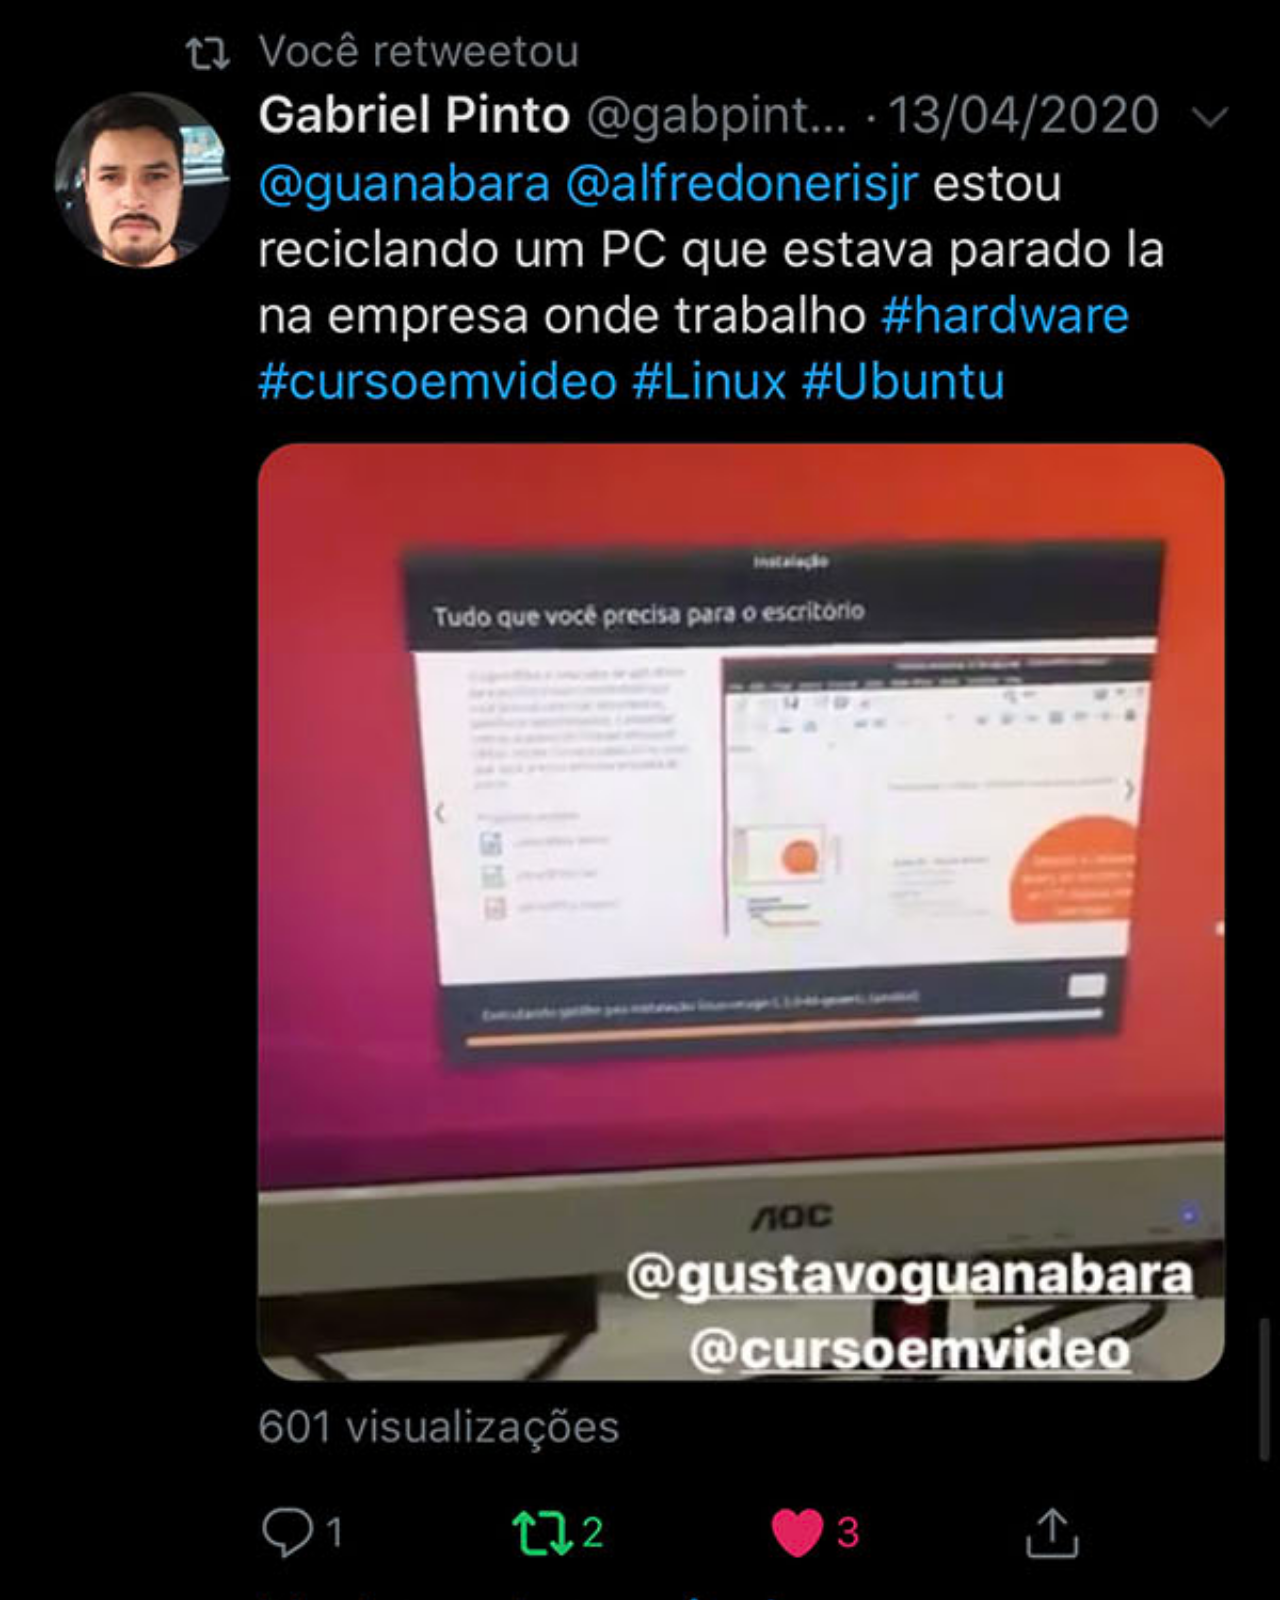
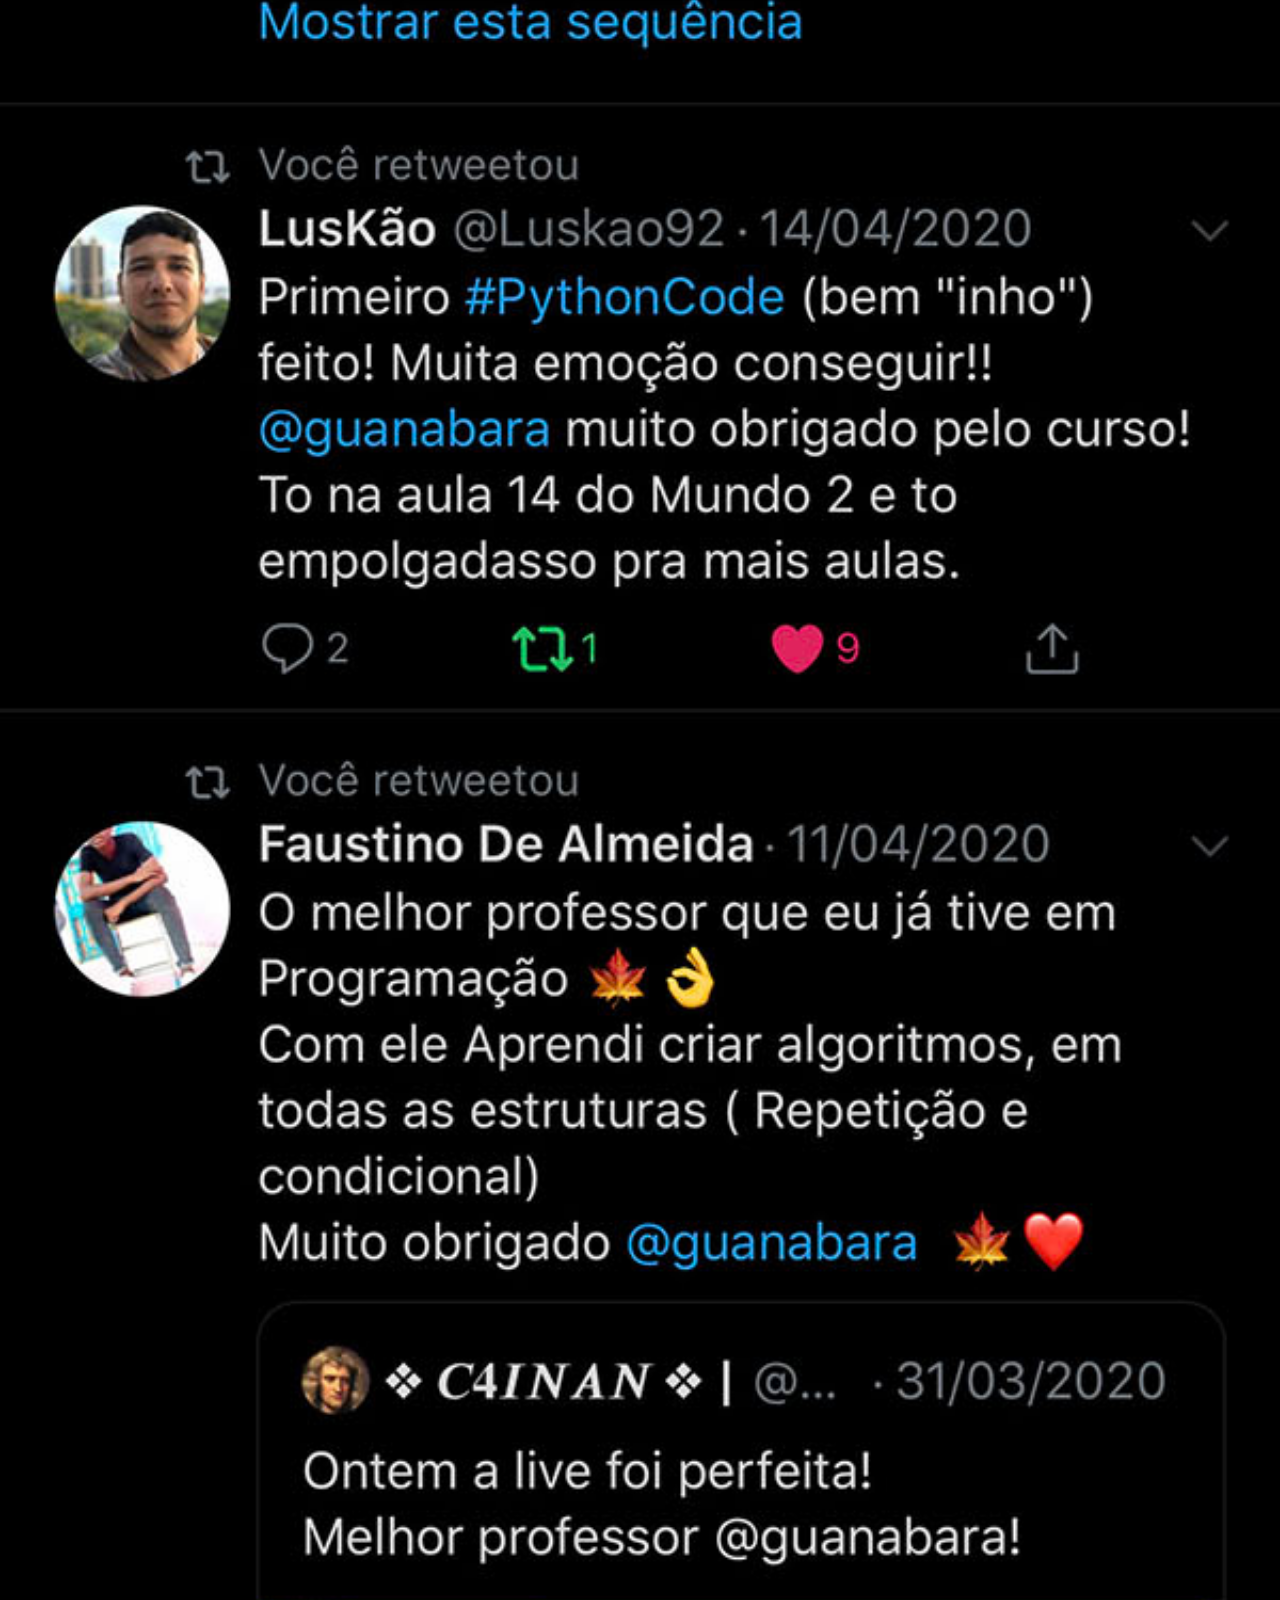
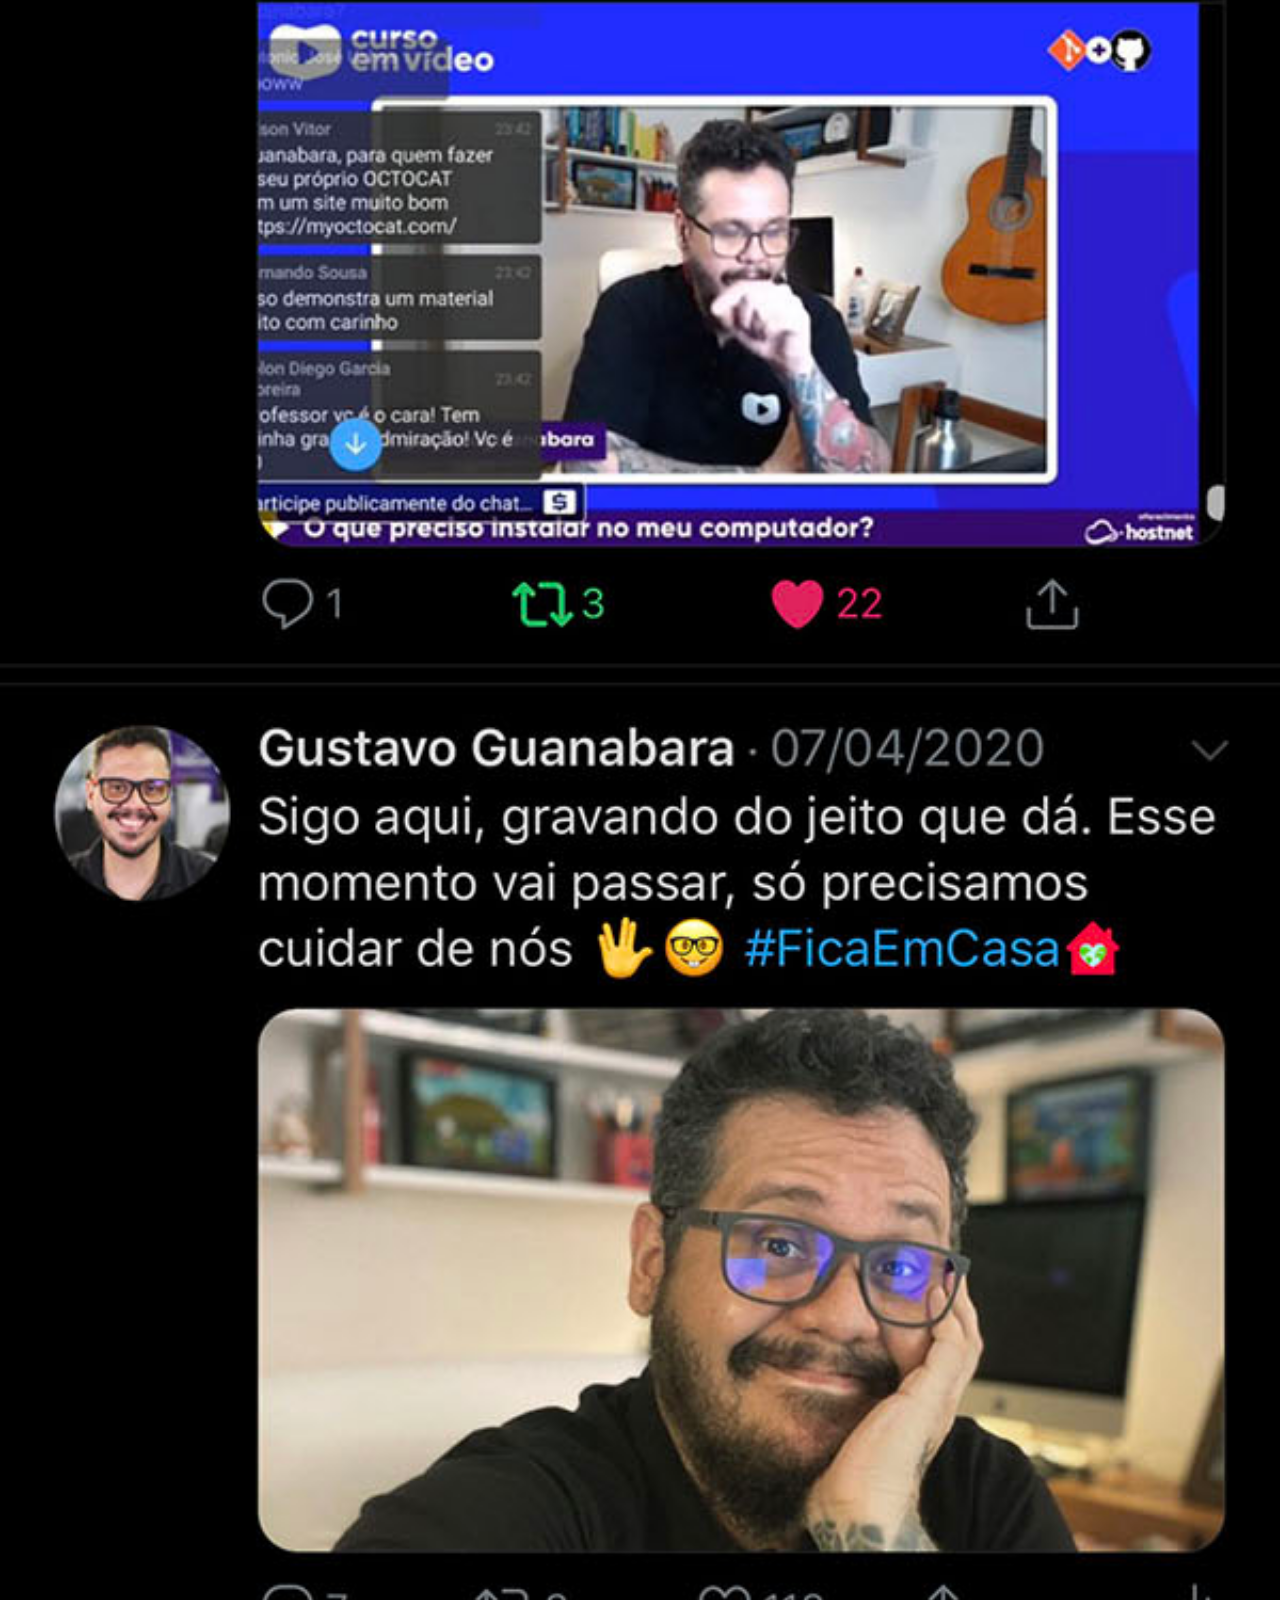
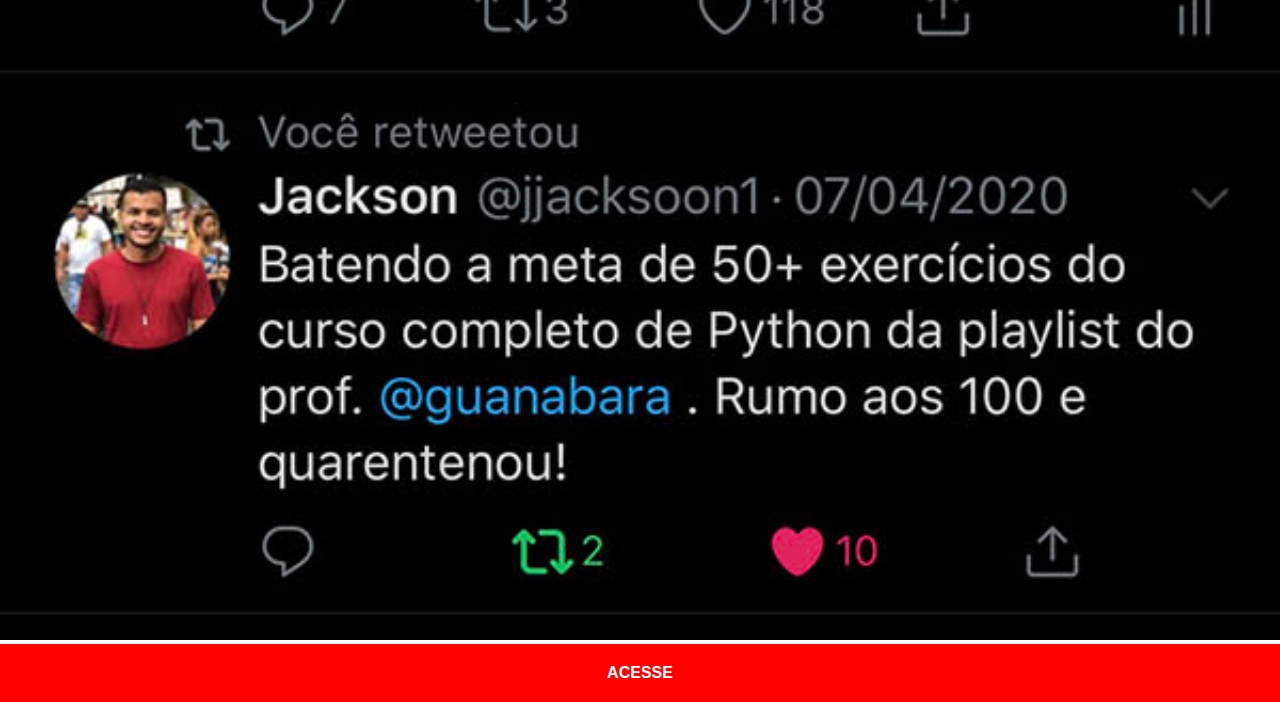
<file: mobile/twitter.html>
<!DOCTYPE html>
<html lang="en">
<head>
    <meta charset="UTF-8">
    <meta http-equiv="X-UA-Compatible" content="IE=edge">
    <meta name="viewport" content="width=device-width, initial-scale=1.0">
    <title>Twitter</title>
    <link rel="stylesheet" href="estilos/social.css">
</head>
<body>
    <img src="imagens/tela-twitter.jpg" alt="">
    <a href="https://twitter.com/guanabara">ACESSE</a>
    
</body>
</html>
</file>
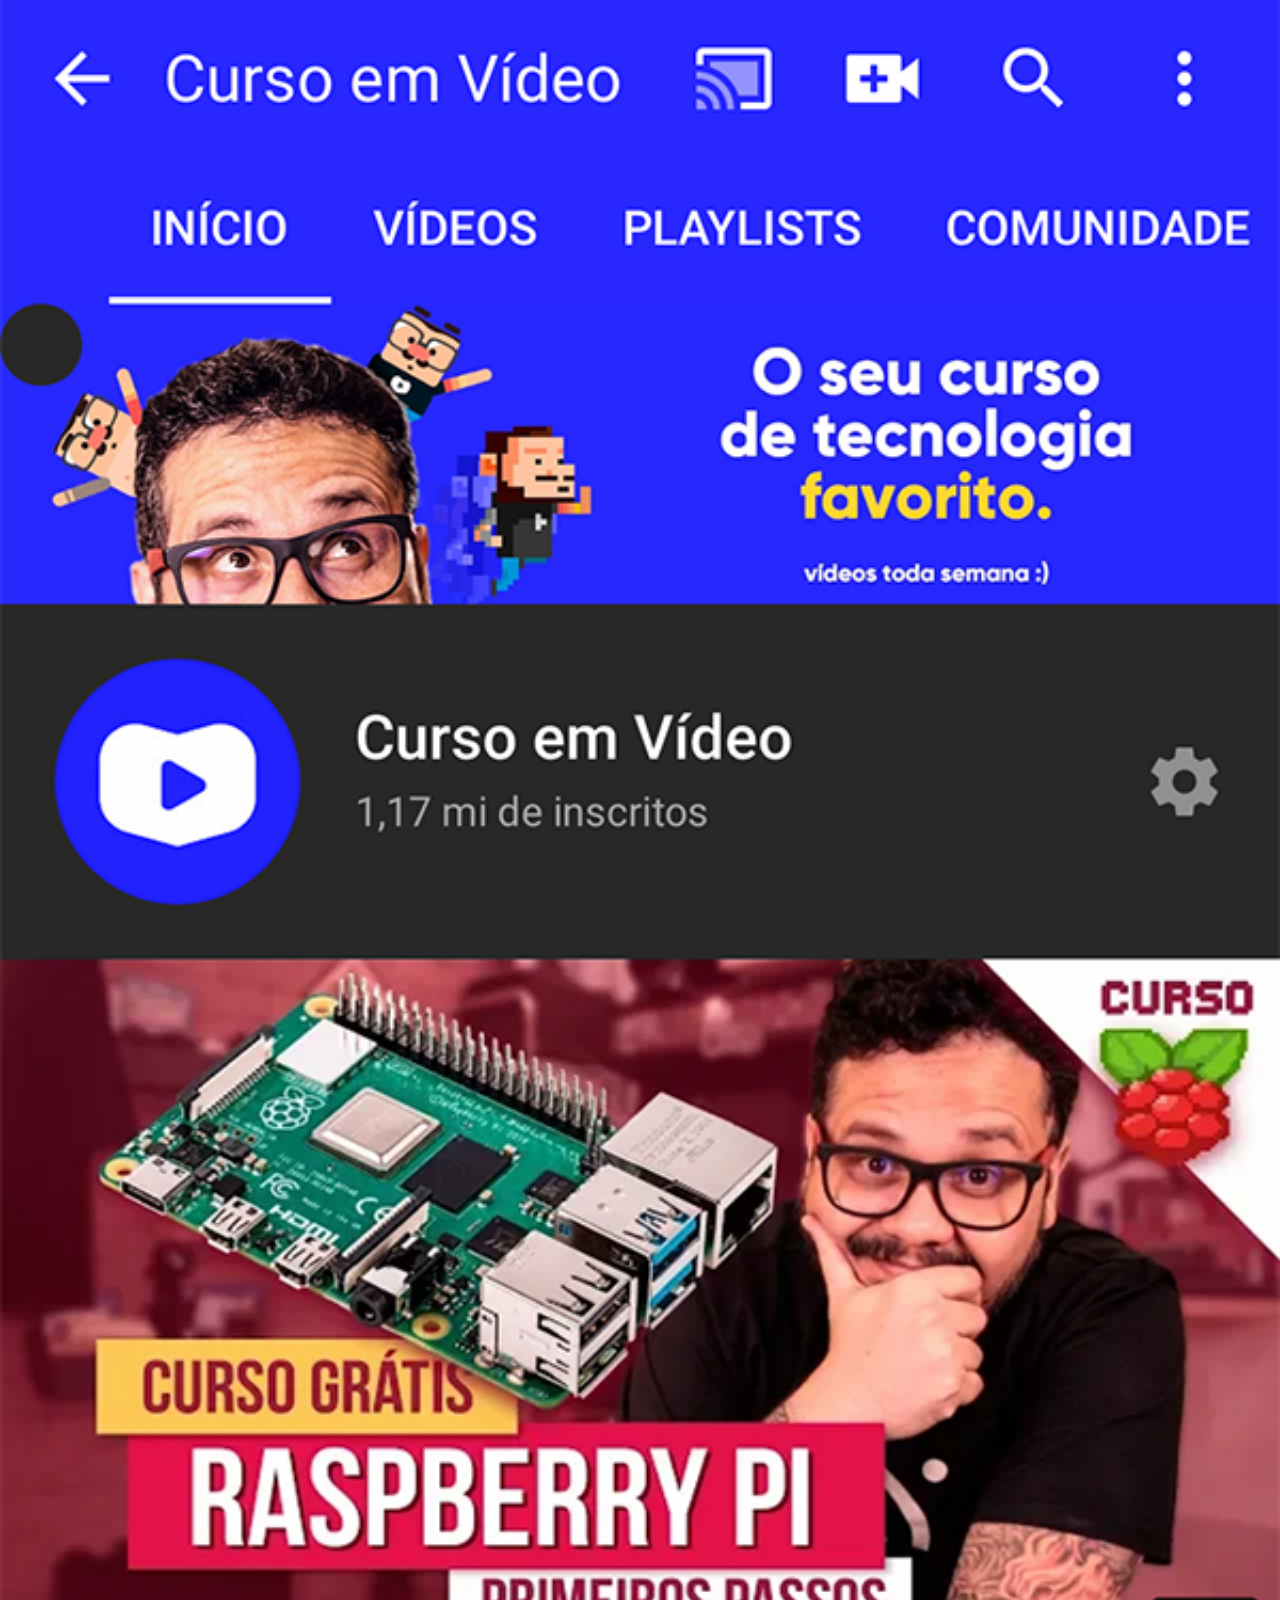
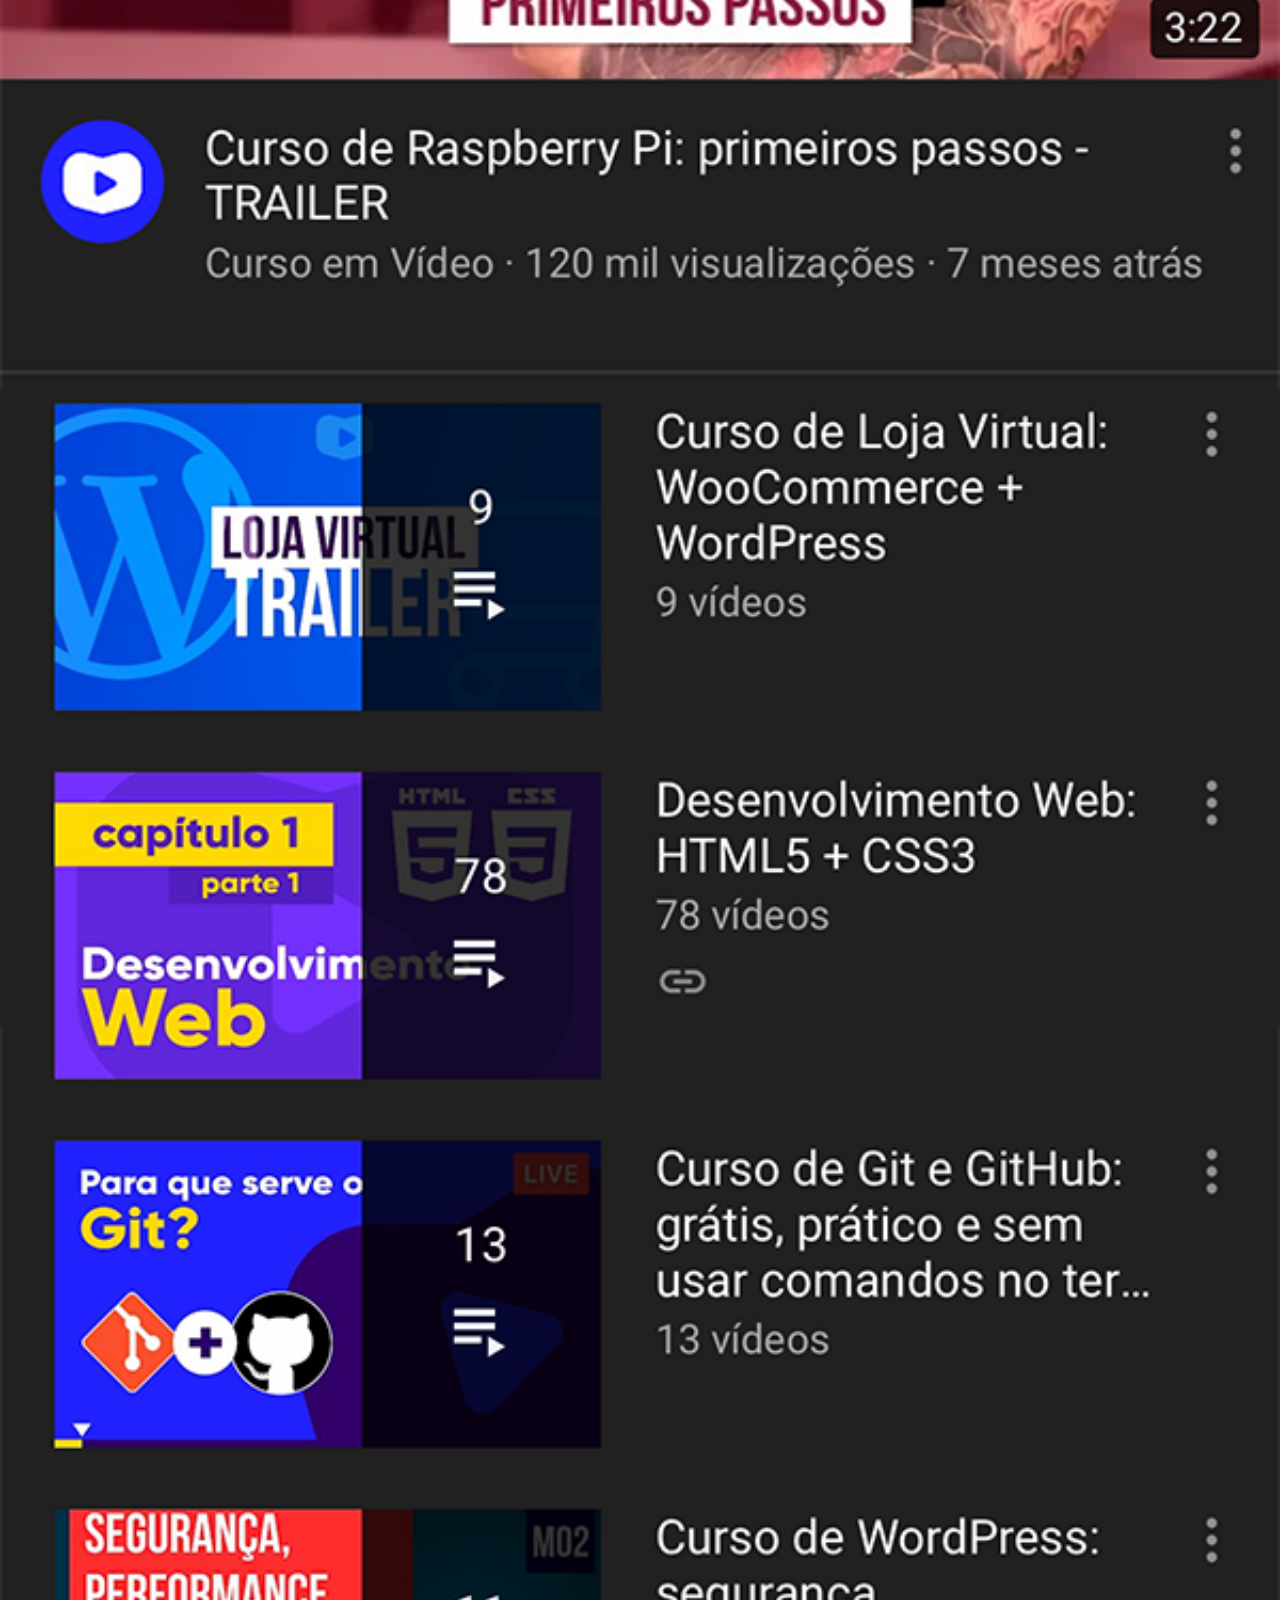
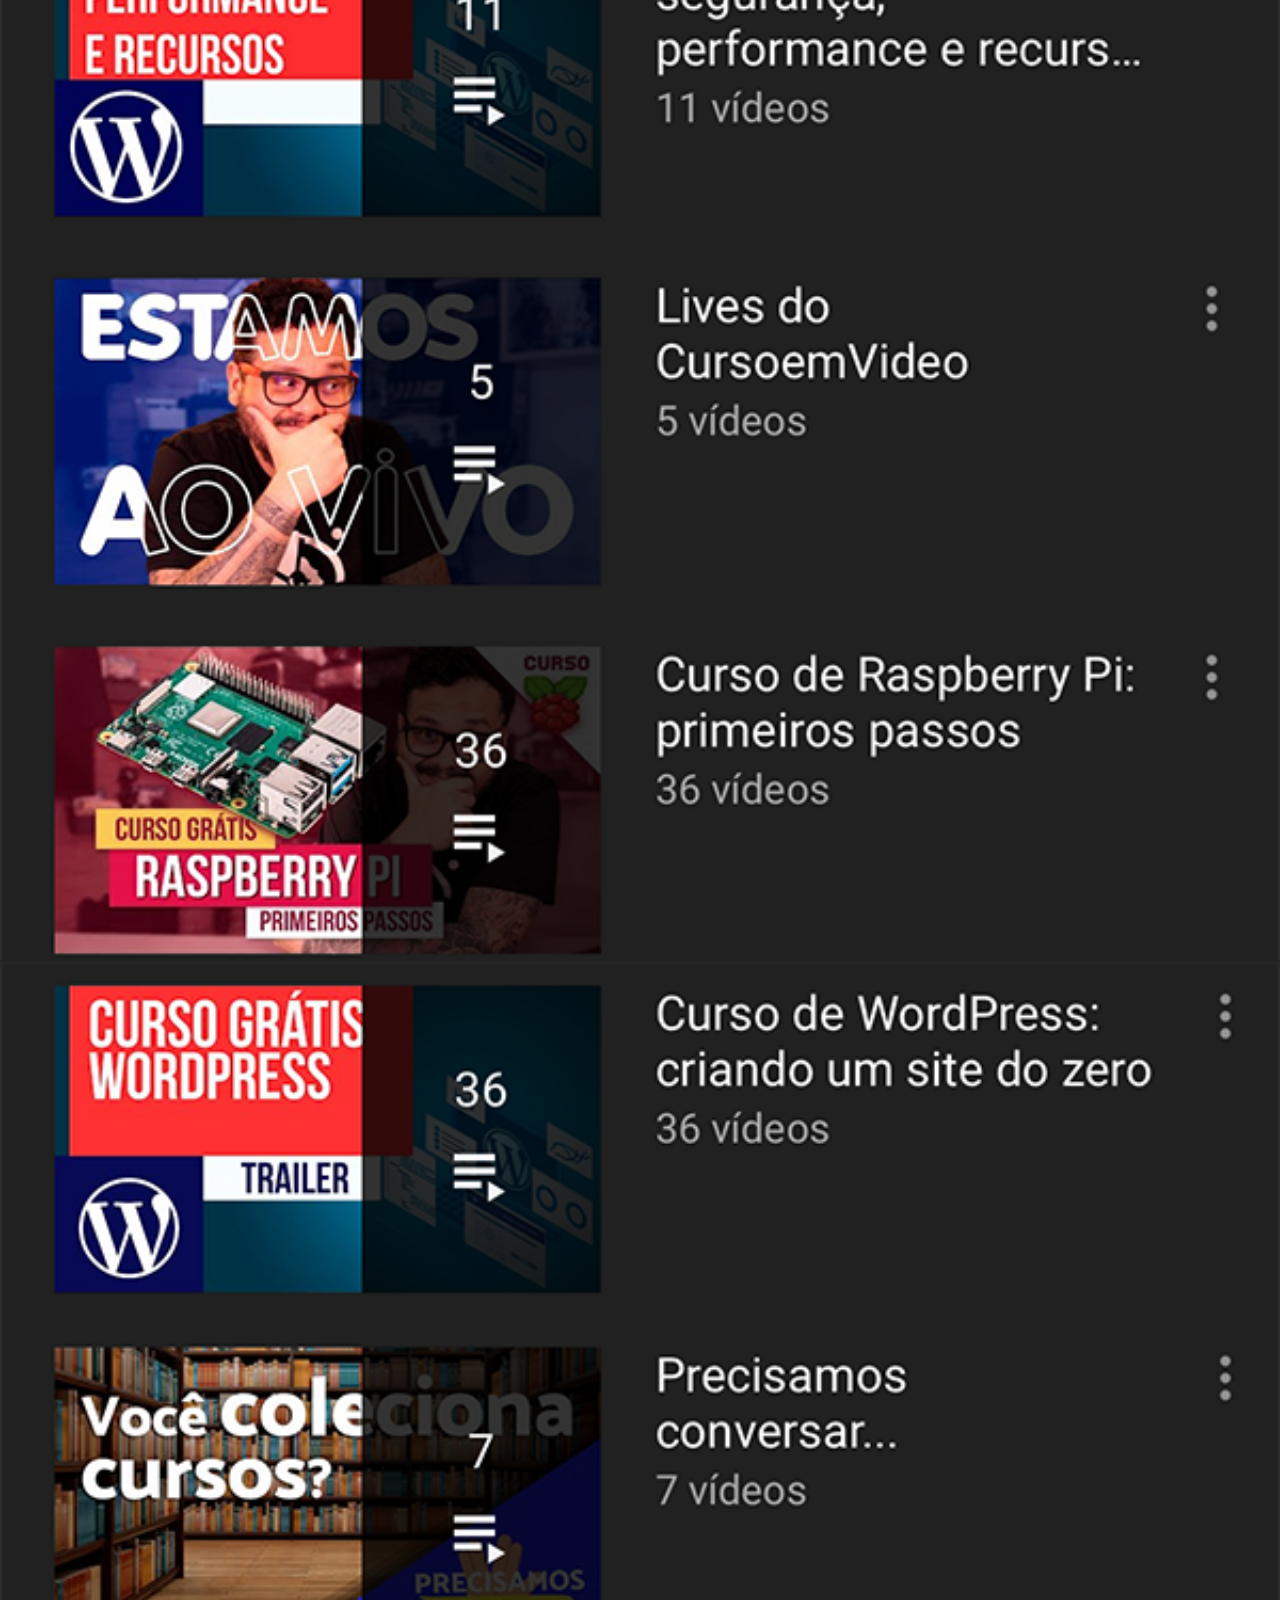
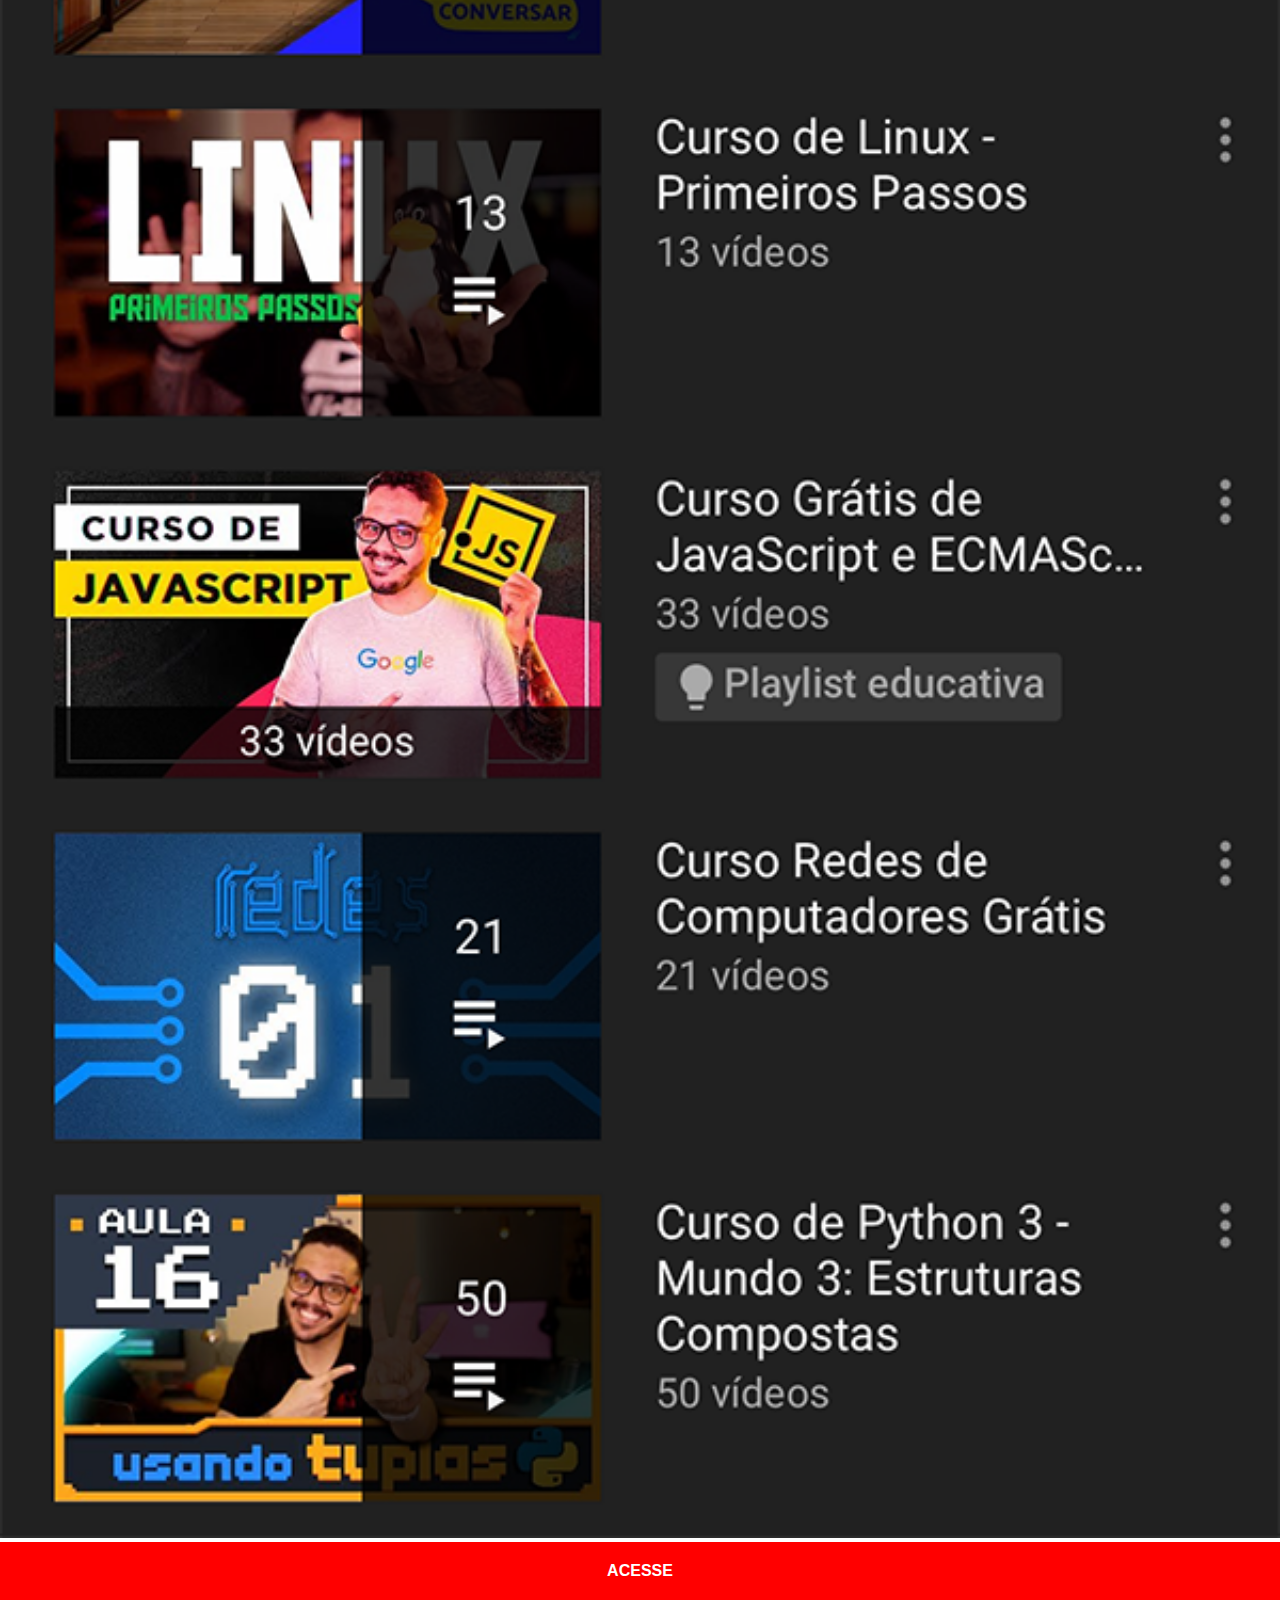
<file: mobile/youtube.html>
<!DOCTYPE html>
<html lang="en">
<head>
    <meta charset="UTF-8">
    <meta http-equiv="X-UA-Compatible" content="IE=edge">
    <meta name="viewport" content="width=device-width, initial-scale=1.0">
    <title>youtube</title>
    <link rel="stylesheet" href="estilos/social.css">
</head>

<body>
    <img src="imagens/tela-youtube.png" alt="youtube">
    <a href="https://www.youtube.com/@CursoemVideo" target="_blank">ACESSE</a>

</body>
</html>
</file>
<file: style.css>
@import url('https://fonts.googleapis.com/css2?family=Poppins:wght@200;300;400;500;600;700;800;900&display=swap');
body {
    background-color:  #E2E8F0;
}
* {
    margin: 0;
    padding: 0;
    box-sizing: border-box;
    font-family: 'Poppins', sans-serif;
    scroll-behavior: smooth;
}



.alternar {
    position: fixed;
    top: 30px;
    right: 30px;
    width: 50px;
    height: 50px;
    background: #000 url(asets/menu.png);
    background-size: 30px;
    background-position: center;
    background-repeat: no-repeat;
    cursor: pointer;
    z-index: 1000;
}

.alternar.active {
    background: #000 url(asets/close.png);
    background-size: 25px;
    background-position: center;
    background-repeat: no-repeat;
}

section {
    padding: 100px;
    min-height: 100vh;
}

.banner {
    position: relative;
    width: 100%;
    min-height: 100vh;
}

.imgSidebar {
    width: 480px;
    height: 930px;
}
#imgconan {
    width: 550px;
    height: 1130px;
}

.banner .imgSidebar img {
    position: absolute;
    top: 0;
    left: 0;
    width: 100%;
    height: 100.1%;
    object-fit: cover;
}

.banner .contentBx,
.sidebar {
    position: absolute;
    top: 0;
    right: 0;
    width: calc(100% - 500px);
    height: 100%;
    display: flex;
    justify-content: center;
    align-items: center;
    padding: 100px;

}

.logoTexto {
    position: absolute;
    top: 40px;
    left: 100px;
    font-size: 1.5em;
    text-transform: uppercase;
    letter-spacing: 1px;
    background: #333;
    color: #fff;
    padding: 0 5px;
}

.banner .contentBx h4 {
    font-size: 1.5em;
    color: #333;
    font-weight: 300;
}

.banner .contentBx h4 span {
    color: #00bcd4;
    font-size: 1.5em;
    font-weight: 700;
}

.banner .contentBx h2 {
    font-size: 3em;
    color: #333;
    line-height: 1em; 
}

p {
    font-size: 1.1em;
    margin: 20px 0;
    font-weight: 300;
}

.btn {
    background: #00bcd4;
    color: #fff;
    padding: 10px 30px;
    display: inline-block;
    text-decoration: none;
    font-weight: 500;
    letter-spacing: 2px;
}

.sidebar {
    position: fixed;
    background: #000;
    display: flex;
    justify-content: center;
    align-items: center;
    transition: 0.5s;
    padding: 40px;
    z-index: 100;
    right: -100%;
}

.sidebar.active {
    right: 0;
}

.sidebar ul {
    display: flex;
    justify-content: center;
    align-items: center;
    flex-direction: column;
}

.sidebar ul li {
    list-style: none;
}

.sidebar ul li a {
    color: #fff;
    text-decoration: none;
    font-size: 2em;
    margin: 10px 0;
    font-weight: 300;
    letter-spacing: 2px;
    text-transform: uppercase;
}

.sidebar ul li a:hover {
    color: #00bcd4;
}

.sci {
    position: absolute;
    left: 100px;
    bottom: 20px;
    display: flex;
    justify-content: center;
    align-items: center;
}

.sci li {
    margin-right: 10px;
    list-style: none;
}

.sci li img {
    transform: scale(0.5);
    opacity: 0.3;
}

.sci li img {
    width: 80px;
}

.sci li img:hover {
    opacity: 1;

}

.title {
    width: 100%;
    text-align: center;
}

.title h2 {
    position: relative;
    color: #00bcd4;
    font-size: 1.8em;
    font-weight: 700;
    letter-spacing: 1px;

}

.title p {
    max-width: 700px;
    display: inline-block;
    font-size: 20px;
    font-weight: bolder;
}

.title h2::before {
    content: '';
    position: absolute;
    left: 50%;
    transform: translateX(-50%);
    bottom: -10px;
    width: 60px;
    height: 4px;
    background: #000;
}
#imgsobre {
    width: 100%;
    height: 100%;
} 
 
.title.white{
    position: absolute;
    top: 1400px;
    left: 0px;
}

.title.white h2,
.title.white p {color: #fff ;
    margin-right: 900px;
    font-size: 30px;

    
}
.title.white p {
    margin-top: 30px;
}

.title.white h2::before {
    background: #fff;
}

.about {
    background: #000;
}

.about .content {
    display: flex;
    justify-content: space-between;
    margin-top: 40px;
}

 .textBx {
    min-width: 49%;
    width: 49%;
    font-size: 24px;
    margin-top: 400px;
}

.about .content .textBx p {
    color: #fff;

}

.about .content .imgBx {
    margin-left: 40px;
}

.about .content .imgBx img {
    max-width: 100%;
    
}

.services .content {
    display: flex;
    justify-content: center;
    flex-direction: row;
    flex-wrap: wrap;

}

.services .content .servicesBx {
    padding: 40px 20px;
    max-width: 340px;
    margin: 20px;
    transition: 0.5s;
    text-align: center;
    background: #f5f5f5;
}

.services .content .servicesBx:hover {
    background: #000;
}

.services .content .servicesBx img {
    max-width: 80px;
    transition: 0.5s;
}

.services .content .servicesBx:hover img {
    filter: invert(1);
}

.services .content .servicesBx h2 {
    margin-top: 20px;
    margin-bottom: 10px;
    font-size: 20px;
    font-weight: 600;
    transition: 0.5s;
}

.services .content .servicesBx:hover h2 {
    color: #fff;
}

.services .content .servicesBx p {
    margin: 0;
    transition: 0.5s;


}

.services .content .servicesBx:hover p {
    color: #fff;
}

.work {
    width: 100%;
    height: 400px;
    display: flex;
}
.work img {
    width: 1165px;
    height: 506px;
}

@media (max-width: 1281px)
{
    .work img {
        width: 800px;
        height: 506px;
    }
}

.projeto-card {
    margin: 20px;
}

.projetos {margin-top: 30px;
    display: flex;
    flex-wrap: wrap;
    justify-content: center;
    
}

.projeto1 {
    width: 532px;
    height: 296px;
    background: #CFD3EB;
    border: 1px solid #C3C6E4;

    border-radius: 10px;

 }

 .projeto1 h1 {font-size: 20px;
text-align: center;

 }

 .projeto1 img {

    width: 430px;
    height: 200px;
    box-shadow:  2px 2px 10px rgba(0, 0, 0, 0.5);
 }  
    

.projeto1:hover {
    box-shadow:  2px 2px 10px rgba(0, 0, 0, 0.5);
    transition: transform 0.2s, box-shadow 0.2s;
   
}

.projeto2 {
    box-sizing: border-box;
    width: 532px;
    height: 296px;
    background: #CFD3EB;
    border: 1px solid #C3C6E4;
    border-radius: 10px;
    
}

.projeto2 img {margin-left: 50px;
    margin-top: 13px;
        width: 430px;
        height: 200px;
        box-shadow:  2px 2px 10px rgba(0, 0, 0, 0.5);
     }

     .projeto2 h1 {font-size: 20px;
        text-align: center; }
        

.projeto2:hover {
    box-shadow:  2px 2px 10px rgba(0, 0, 0, 0.5);
    transition: transform 0.2s, box-shadow 0.2s;
   
}

.projeto3 {
    box-sizing: border-box;
    width: 532px;
    height: 296px;
    background: #CFD3EB;
    border: 1px solid #C3C6E4;
    border-radius: 10px;
   

}
.projeto3 img {margin-left: 50px;
    margin-top: 13px;
        width: 430px;
        height: 200px;
        box-shadow:  2px 2px 10px rgba(0, 0, 0, 0.5);
     }


     .projeto3 h1 {font-size: 20px;
        text-align: center; }

.projeto3:hover {
    box-shadow:  2px 2px 10px rgba(0, 0, 0, 0.5);
    transition: transform 0.2s, box-shadow 0.2s;
   
}

.secondprojetos {
    display: flex;
}

.secondprojeto1 {
    margin-top: 50px;
    width: 532px;
    height: 296px;
    background: #CFD3EB;
    border: 1px solid #C3C6E4;
    margin-left: 180px;
    border-radius: 10px;
}
</file>
<file: login page/style.css>
body{
    margin: 0px;
}

#imagem {
  position: absolute;
    width: 1000px;
    height: 100%;
    left: 1000px;
}

#logo {
    margin-left: 110px;
    margin-top: 50px;
    width: 150px;

}

.esquerda {
    background-color: black;
    height: 920px;
}

#quadrado {
    width: 590px;
    height: 540px;
    background-color: #24221F;
    margin-left: 200px;
    margin-top: 109px;
}
.login > h1 {color: #D4CCB6; 
width: 300px;
padding-top: 100px;
padding-left: 130px;

}

.login p {
    color: #AFB6C2;
    margin-left: 130px;
    font-size: 16px
}

.email h4 {
    color: #AFB6C2;
    margin-left: 130px;
    margin-bottom: 8px;
    
}

.email input {color: #A9AFB9;
    width: 250px;
height: 25px;
border: 1px solid #FFC632;
box-shadow: 0px 0px 0px 2px #FFDE88;
border-radius: 4px;
margin-left: 100px;
background-image: url(mail.png);
background-repeat: no-repeat;
background-position: left;
margin-left: 130px;
background-color: #24221F;
padding-left: 30px;

}
.senha input {color: #A9AFB9;
    width: 250px;
height: 25px;
border: 1px solid #868686;
box-shadow: 0px 0px 0px 2px #868686;
border-radius: 4px;
margin-left: 100px;
background-image: url(Group\ 2.png);
background-repeat: no-repeat;
background-position: left;
margin-left: 130px;
background-color: #24221F;
padding-left: 30px;

}
.senha h4 {
        color: #AFB6C2;
        margin-left: 130px;
        margin-bottom: 8px;
        
}
</file>
<file: mobile/estilos/social.css>
* {
    margin: 0px;
    padding: 0px;
    font-family: Arial, Helvetica, sans-serif;
}

::-webkit-scrollbar {
    width: 0px;
    height: 0px;
}

img {
width: 100vw;

}

a {
    display: block;
    background-color: red;
    padding: 20px;
    color: white;
    text-align: center;
    text-decoration: none;
    font-weight: bolder;

}

a:hover {
    background-color: rgb(128, 15, 15);
}
</file>
<file: mobile/estilos/style.css>
* {
    margin: 0px;
    padding: 0px;
    font-family: Arial, Helvetica, sans-serif;
}

html, body {
    height: 100vh;
    width: 100vw;
    background-color: black;
}
body {
    background: url(../imagens/fundo-madeira.jpg) no-repeat top center ;
    background-size: cover;
    background-attachment: fixed;
}

main {
    height: 100vh;
    position: relative;
     }

#telefone {
    height: 627px;
    width: 311px;
    background-color: blue;
    background: url(../imagens/frame-iphone.png) no-repeat ;


    position: absolute;
    top: 50%;
    left: 50%;
    transform: translate(-50%, -50%);
}

iframe#tela {
    position: relative;
    top: 80px;
    left: 22px;
    width: 267px;
    height: 471px;

}

#redes-sociais img {
    width: 50px;
    margin: 10px;
    border-radius: 50%;
    box-shadow: 2px 2px 2px rgba(0, 0, 0, 0.404);
    box-sizing: border-box;
}

#redes-sociais {
    text-align: right;
}

#redes-sociais img:hover {
    border: 2px solid rgba(255, 255, 255, 0.603);
    transform: translate(-3px, -3px);
    box-shadow: 5px 5px 10px rgba(0, 0, 0, 0.596);
    transition: 0.5s, border 1s;
}
</file>
